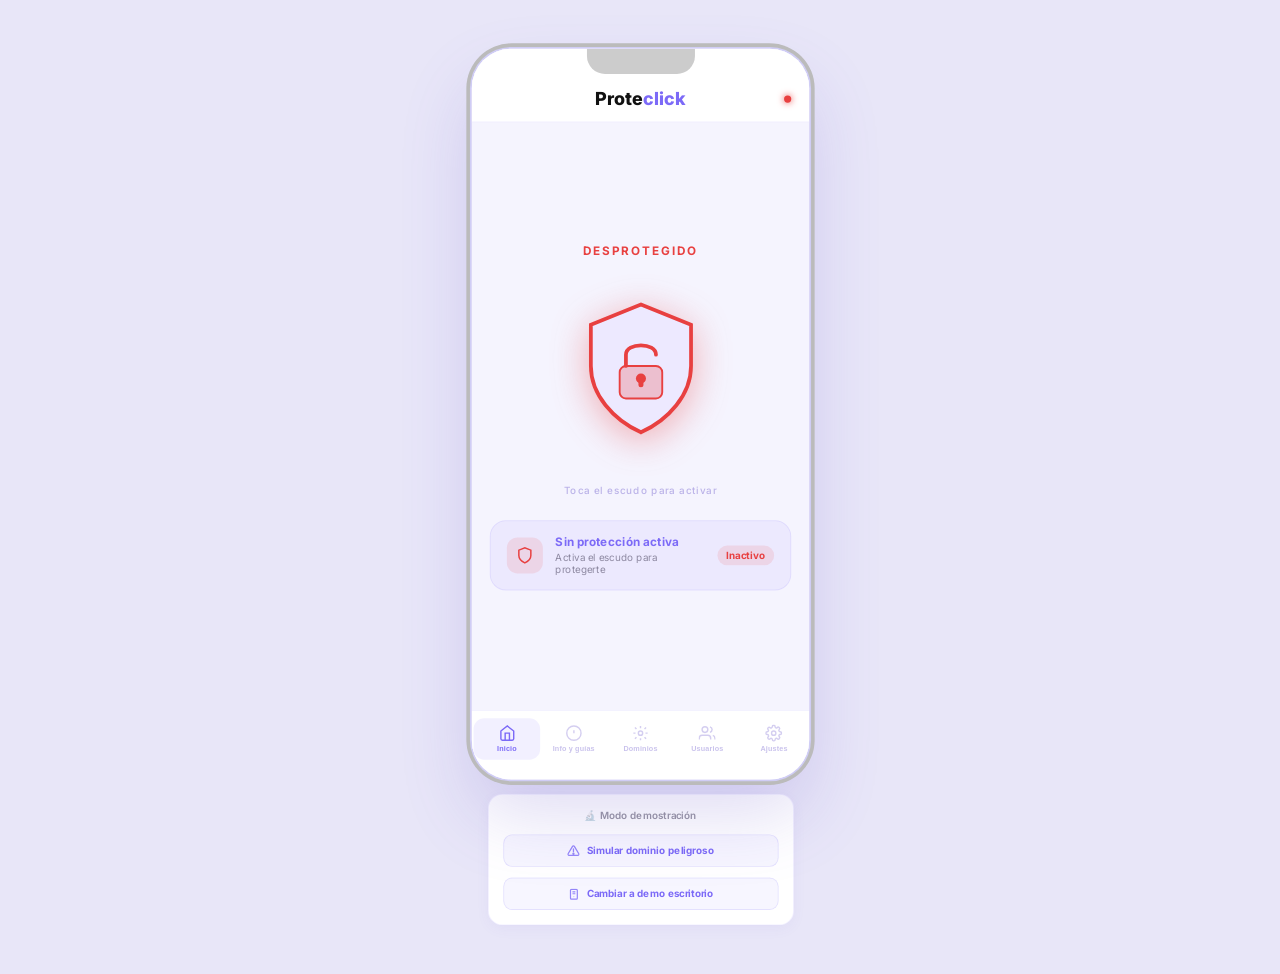
<file: index.html>
<!DOCTYPE html>
<html lang="es">

<head>
    <meta charset="UTF-8">
    <meta name="viewport" content="width=device-width, initial-scale=1.0">
    <title>Proteclick</title>
    <link rel="stylesheet" href="proteclick.css">
</head>

<body>
    <div class="phone-container">
        <div class="phone">
            <div class="notch"></div>

            <div class="screen" id="s-home">
                <div class="hdr">
                    <div class="app-name">Prote<b>click</b></div>
                    <div class="dot"></div>
                </div>
                <div class="main">
                    <div class="slabel" id="slabel">DESPROTEGIDO</div>
                    <div class="shield-wrap" id="sw" onclick="toggleShield()">
                        <div class="ring r1"></div>
                        <div class="ring r2"></div>
                        <div class="ring r3"></div>
                        <div class="flash"></div>
                        <div class="sbtn">
                            <svg class="ssvg" viewBox="0 0 100 115" fill="none">
                                <path class="sbody" id="sbody"
                                    d="M50 6 L90 22 L90 55 C90 78 72 98 50 108 C28 98 10 78 10 55 L10 22 Z" />
                                <g class="sicon open">
                                    <rect x="33" y="55" width="34" height="26" rx="5" fill="rgba(232,64,64,0.25)"
                                        stroke="#e84040" stroke-width="1.5" />
                                    <path d="M38 55 L38 46 C38 36 62 36 62 46" stroke="#e84040" stroke-width="3"
                                        stroke-linecap="round" fill="none" />
                                    <circle cx="50" cy="65" r="4" fill="#e84040" />
                                    <rect x="48" y="65" width="4" height="7" rx="2" fill="#e84040" />
                                </g>
                                <g class="sicon closed">
                                    <rect x="33" y="55" width="34" height="26" rx="5" fill="rgba(33,150,243,0.2)"
                                        stroke="#2196f3" stroke-width="1.5" />
                                    <path d="M38 55 L38 46 C38 36 62 36 62 46 L62 55" stroke="#2196f3" stroke-width="3"
                                        stroke-linecap="round" fill="none" />
                                    <circle cx="50" cy="65" r="4" fill="#2196f3" />
                                    <rect x="48" y="65" width="4" height="7" rx="2" fill="#2196f3" />
                                </g>
                            </svg>
                        </div>
                    </div>
                    <div class="hint">Toca el escudo para activar</div>
                    <div class="icard">
                        <div class="iico">
                            <svg viewBox="0 0 24 24" fill="none" stroke-width="2">
                                <path id="ipath" d="M12 22s8-4 8-10V5l-8-3-8 3v7c0 6 8 10 8 10z" stroke="#e84040" />
                            </svg>
                        </div>
                        <div class="itx">
                            <div class="it" id="ctitle">Sin protección activa</div>
                            <div class="is" id="csub">Activa el escudo para protegerte</div>
                        </div>
                        <div class="ibadge" id="cbadge">Inactivo</div>
                    </div>
                </div>
                <nav class="nav" id="n-home"></nav>
            </div>

            <div class="screen off" id="s-info">
                <div class="hdr">
                    <button class="back-btn" onclick="go('home')">
                        <svg viewBox="0 0 24 24" fill="none" stroke="currentColor" stroke-width="2.5">
                            <path d="M15 18l-6-6 6-6" />
                        </svg>
                    </button>
                    <div class="app-name">Prote<b>click</b></div>
                </div>
                <div class="scroll">
                    <div class="sec"><span>🌱</span>Para empezar</div>

                    <div class="card" onclick="toggleCard(this)">
                        <div class="ch">
                            <div class="ci cr">🔑</div>
                            <div class="ctw">
                                <div class="ct">¿Qué es una contraseña segura?</div>
                                <div class="cs">Protege tus cuentas desde la base</div>
                            </div><span class="bdg bb">Básico</span><svg class="chv" viewBox="0 0 24 24" fill="none"
                                stroke="currentColor" stroke-width="2.5">
                                <path d="M6 9l6 6 6-6" />
                            </svg>
                        </div>
                        <div class="cbody">
                            <div class="div"></div>
                            <p>Una contraseña segura es como la llave de tu casa: cuanto más complicada, más difícil de
                                copiar. Debe tener al menos <strong>8 letras, números y algún símbolo</strong> como ! o
                                @.</p>
                            <div class="tips">
                                <div class="tip"><span class="te">✅</span><span class="tt">Usa una frase que recuerdes:
                                        "MiGato3neLugar!" es mucho mejor que "1234".</span></div>
                                <div class="tip"><span class="te">✅</span><span class="tt">No uses tu nombre, fecha de
                                        nacimiento ni el nombre de tu mascota.</span></div>
                                <div class="tip"><span class="te">✅</span><span class="tt">Cambia tus contraseñas cada
                                        pocos meses, sobre todo en el correo y el banco.</span></div>
                            </div>
                            <div class="warn"><span>⚠️</span>Nunca compartas tu contraseña con nadie, ni aunque diga ser
                                del banco o tu operadora.</div>
                        </div>
                    </div>

                    <div class="card" onclick="toggleCard(this)">
                        <div class="ch">
                            <div class="ci cr">🎣</div>
                            <div class="ctw">
                                <div class="ct">¿Qué es el phishing?</div>
                                <div class="cs">El engaño más común en internet</div>
                            </div><span class="bdg bb">Básico</span><svg class="chv" viewBox="0 0 24 24" fill="none"
                                stroke="currentColor" stroke-width="2.5">
                                <path d="M6 9l6 6 6-6" />
                            </svg>
                        </div>
                        <div class="cbody">
                            <div class="div"></div>
                            <p>El phishing es cuando alguien te manda un mensaje fingiendo ser tu banco, Correos o
                                Hacienda para robarte datos o dinero.</p>
                            <p>Llega por correo, SMS o WhatsApp con urgencia: <em>"Su cuenta será bloqueada en 24
                                    horas"</em>.</p>
                            <div class="tips">
                                <div class="tip"><span class="te">🔍</span><span class="tt">Fíjate en quién te escribe.
                                        "soporte@banco-seguro.xyz" no es tu banco.</span></div>
                                <div class="tip"><span class="te">🛑</span><span class="tt">Nunca pulses enlaces de
                                        mensajes inesperados.</span></div>
                                <div class="tip"><span class="te">📞</span><span class="tt">Si tienes dudas, llama al
                                        banco por el número del reverso de tu tarjeta.</span></div>
                            </div>
                        </div>
                    </div>

                    <div class="card" onclick="toggleCard(this)">
                        <div class="ch">
                            <div class="ci cg">📱</div>
                            <div class="ctw">
                                <div class="ct">Actualiza tu móvil y apps</div>
                                <div class="cs">Una acción simple que te protege mucho</div>
                            </div><span class="bdg bb">Básico</span><svg class="chv" viewBox="0 0 24 24" fill="none"
                                stroke="currentColor" stroke-width="2.5">
                                <path d="M6 9l6 6 6-6" />
                            </svg>
                        </div>
                        <div class="cbody">
                            <div class="div"></div>
                            <p>Las actualizaciones tapan agujeros de seguridad que los delincuentes podrían aprovechar
                                para entrar en tu dispositivo.</p>
                            <div class="tips">
                                <div class="tip"><span class="te">🔄</span><span class="tt">Activa las actualizaciones
                                        automáticas en los ajustes de tu móvil.</span></div>
                                <div class="tip"><span class="te">🛒</span><span class="tt">Descarga apps solo desde App
                                        Store o Google Play.</span></div>
                                <div class="tip"><span class="te">🗑️</span><span class="tt">Borra las apps que ya no
                                        uses. Menos apps = menos riesgo.</span></div>
                            </div>
                        </div>
                    </div>

                    <div class="sec"><span>📘</span>Nivel medio</div>

                    <div class="card" onclick="toggleCard(this)">
                        <div class="ch">
                            <div class="ci cp">🔐</div>
                            <div class="ctw">
                                <div class="ct">Doble verificación (2FA)</div>
                                <div class="cs">Una capa extra de protección</div>
                            </div><span class="bdg bm">Medio</span><svg class="chv" viewBox="0 0 24 24" fill="none"
                                stroke="currentColor" stroke-width="2.5">
                                <path d="M6 9l6 6 6-6" />
                            </svg>
                        </div>
                        <div class="cbody">
                            <div class="div"></div>
                            <p>El 2FA añade una segunda comprobación al iniciar sesión: además de la contraseña, recibes
                                un código por SMS o app que solo tú tienes.</p>
                            <div class="tips">
                                <div class="tip"><span class="te">📲</span><span class="tt">Actívalo en tu correo, redes
                                        y banco. Está en "Seguridad" dentro de los ajustes.</span></div>
                                <div class="tip"><span class="te">🚫</span><span class="tt">Nunca compartas ese código,
                                        ni aunque digan ser soporte técnico.</span></div>
                            </div>
                        </div>
                    </div>

                    <div class="card" onclick="toggleCard(this)">
                        <div class="ch">
                            <div class="ci cb">🌐</div>
                            <div class="ctw">
                                <div class="ct">Cómo reconocer webs falsas</div>
                                <div class="cs">No todas las páginas son lo que parecen</div>
                            </div><span class="bdg bm">Medio</span><svg class="chv" viewBox="0 0 24 24" fill="none"
                                stroke="currentColor" stroke-width="2.5">
                                <path d="M6 9l6 6 6-6" />
                            </svg>
                        </div>
                        <div class="cbody">
                            <div class="div"></div>
                            <p>Los delincuentes crean páginas casi idénticas a las reales para robarte datos.</p>
                            <div class="tips">
                                <div class="tip"><span class="te">🔒</span><span class="tt">Comprueba que la dirección
                                        empiece por <strong>https://</strong> y haya un candado.</span></div>
                                <div class="tip"><span class="te">👀</span><span class="tt">"bancosantander-seguro.com"
                                        no es el banco. El dominio real es corto y conocido.</span></div>
                            </div>
                            <div class="warn"><span>⚠️</span>El candado solo garantiza conexión cifrada, no que la web
                                sea legítima.</div>
                        </div>
                    </div>

                    <div class="card" onclick="toggleCard(this)">
                        <div class="ch">
                            <div class="ci co">📡</div>
                            <div class="ctw">
                                <div class="ct">Redes WiFi públicas</div>
                                <div class="cs">El peligro del WiFi gratuito</div>
                            </div><span class="bdg bm">Medio</span><svg class="chv" viewBox="0 0 24 24" fill="none"
                                stroke="currentColor" stroke-width="2.5">
                                <path d="M6 9l6 6 6-6" />
                            </svg>
                        </div>
                        <div class="cbody">
                            <div class="div"></div>
                            <p>Las redes abiertas de cafeterías o aeropuertos son cómodas, pero cualquiera podría
                                interceptar lo que envías.</p>
                            <div class="tips">
                                <div class="tip"><span class="te">🏦</span><span class="tt">Nunca accedas al banco desde
                                        un WiFi público sin protección.</span></div>
                                <div class="tip"><span class="te">🛡️</span><span class="tt">Una VPN cifra tu conexión.
                                        Proteclick te ayuda con esto.</span></div>
                            </div>
                        </div>
                    </div>

                    <div class="card" onclick="toggleCard(this)">
                        <div class="ch">
                            <div class="ci cp">🗝️</div>
                            <div class="ctw">
                                <div class="ct">Gestores de contraseñas</div>
                                <div class="cs">Una sola clave para recordarlas todas</div>
                            </div><span class="bdg bm">Medio</span><svg class="chv" viewBox="0 0 24 24" fill="none"
                                stroke="currentColor" stroke-width="2.5">
                                <path d="M6 9l6 6 6-6" />
                            </svg>
                        </div>
                        <div class="cbody">
                            <div class="div"></div>
                            <p>Un gestor guarda todas tus claves cifradas. Solo necesitas recordar una contraseña
                                maestra para acceder a todas las demás.</p>
                            <div class="tips">
                                <div class="tip"><span class="te">📦</span><span class="tt">Opciones fiables:
                                        <strong>Bitwarden</strong> (gratuito) o <strong>1Password</strong>.</span></div>
                                <div class="tip"><span class="te">🚫</span><span class="tt">Evita guardar contraseñas en
                                        notas de papel o documentos sin proteger.</span></div>
                            </div>
                        </div>
                    </div>
                </div>
                <nav class="nav" id="n-info"></nav>
            </div>

            <div class="screen off" id="s-dominios">
                <div class="hdr">
                    <button class="back-btn" onclick="go('home')">
                        <svg viewBox="0 0 24 24" fill="none" stroke="currentColor" stroke-width="2.5">
                            <path d="M15 18l-6-6 6-6" />
                        </svg>
                    </button>
                    <div class="app-name">Prote<b>click</b></div>
                </div>
                <div class="toolbar">
                    <div class="search-wrap">
                        <svg viewBox="0 0 24 24" fill="none" stroke="currentColor" stroke-width="2">
                            <circle cx="11" cy="11" r="8" />
                            <path d="M21 21l-4.35-4.35" />
                        </svg>
                        <input class="search-input" id="searchInput" type="text" placeholder="Buscar dominio exacto…"
                            oninput="renderList()">
                    </div>
                    <div class="sort-row">
                        <span class="sort-label">Ordenar:</span>
                        <button class="sort-btn active" id="btnAZ" onclick="setSort('az')">
                            <svg viewBox="0 0 24 24" fill="none" stroke="currentColor" stroke-width="2.5">
                                <path d="M4 6h16M4 12h10M4 18h6" />
                            </svg>A → Z
                        </button>
                        <button class="sort-btn" id="btnZA" onclick="setSort('za')">
                            <svg viewBox="0 0 24 24" fill="none" stroke="currentColor" stroke-width="2.5">
                                <path d="M4 6h6M4 12h10M4 18h16" />
                            </svg>Z → A
                        </button>
                    </div>
                </div>
                <div class="count-bar" id="countBar"></div>
                <div class="list" id="listEl">
                    <div class="empty" id="emptyState">
                        <div class="empty-ico">🔍</div>
                        <div class="empty-txt">Sin resultados</div>
                        <div class="empty-sub">No hay dominios que coincidan con tu búsqueda.</div>
                    </div>
                </div>
                <nav class="nav" id="n-dominios"></nav>
            </div>

            <div class="screen off" id="s-usuarios">

                <div class="pscreen" id="ps-nogroup">
                    <div class="hdr">
                        <button class="back-btn" onclick="go('home')">
                            <svg viewBox="0 0 24 24" fill="none" stroke="currentColor" stroke-width="2.5">
                                <path d="M15 18l-6-6 6-6" />
                            </svg>
                        </button>
                        <div class="app-name">Prote<b>click</b></div>
                    </div>
                    <div class="scroll">
                        <div class="hero">
                            <div class="hero-icon">👨‍👩‍👧‍👦</div>
                            <h2>Protección en familia</h2>
                            <p>Crea un grupo familiar para supervisar y recibir alertas cuando alguien de tu familia
                                navegue por sitios peligrosos.</p>
                        </div>
                        <div class="sec"><span>👥</span> Tu grupo</div>
                        <div class="acard" onclick="openSheet('create')">
                            <div class="acard-top">
                                <div class="acard-icon icon-create">➕</div>
                                <div class="acard-text">
                                    <div class="acard-title">Crear grupo familiar</div>
                                    <div class="acard-sub">Elige tu rol y genera un código para invitar a tu familia.
                                    </div>
                                </div>
                                <div class="acard-arrow"><svg viewBox="0 0 24 24" fill="none" stroke="currentColor"
                                        stroke-width="2.5">
                                        <path d="M9 18l6-6-6-6" />
                                    </svg></div>
                            </div>
                        </div>
                        <div class="acard" onclick="openSheet('join')">
                            <div class="acard-top">
                                <div class="acard-icon icon-join">🔗</div>
                                <div class="acard-text">
                                    <div class="acard-title">Unirse a un grupo</div>
                                    <div class="acard-sub">Introduce el código que te ha enviado un familiar.</div>
                                </div>
                                <div class="acard-arrow"><svg viewBox="0 0 24 24" fill="none" stroke="currentColor"
                                        stroke-width="2.5">
                                        <path d="M9 18l6-6-6-6" />
                                    </svg></div>
                            </div>
                        </div>
                        <div class="sec"><span>ℹ️</span> ¿Qué son los roles?</div>
                        <div class="role-grid">
                            <div class="role-card"
                                style="border-color:rgba(124,106,247,0.25);background:rgba(124,106,247,0.05)">
                                <div class="role-emoji">👁️</div>
                                <div class="role-name">Supervisor</div>
                                <div class="role-desc">Ves el historial del monitorizado y recibes sus alarmas.</div>
                                <span class="role-tag tag-sup">Protector</span>
                            </div>
                            <div class="role-card"
                                style="border-color:rgba(33,150,243,0.25);background:rgba(33,150,243,0.05)">
                                <div class="role-emoji">🛡️</div>
                                <div class="role-name">Monitorizado</div>
                                <div class="role-desc">Ves tu historial y recibes alarmas si hay una brecha.</div>
                                <span class="role-tag tag-mon">Protegido</span>
                            </div>
                        </div>
                    </div>
                    <nav class="nav" id="n-usuarios"></nav>
                </div>

                <div class="pscreen off" id="ps-supervisor">
                    <div class="hdr">
                        <button class="back-btn" onclick="goPS('nogroup')">
                            <svg viewBox="0 0 24 24" fill="none" stroke="currentColor" stroke-width="2.5">
                                <path d="M15 18l-6-6 6-6" />
                            </svg>
                        </button>
                        <div class="app-name">Prote<b>click</b></div>
                    </div>
                    <div class="scroll">
                        <div class="group-banner">
                            <div class="group-badge">👨‍👩‍👧‍👦</div>
                            <div class="group-info">
                                <h3>Familia García</h3>
                                <p>3 miembros · Activo</p>
                            </div>
                            <div class="group-code">
                                <div class="gc-label">CÓDIGO</div>
                                <div class="gc-val">X7K2</div>
                            </div>
                        </div>
                        <div class="sec"><span>👥</span> Miembros</div>
                        <div class="mcard">
                            <div class="avatar av-sup">MG</div>
                            <div class="minfo">
                                <div class="mname">María García</div>
                                <div class="mrole">Tú · Supervisor</div>
                            </div><span class="mbadge mb-you">Tú</span>
                        </div>
                        <div class="mcard">
                            <div class="avatar av-mon">JG</div>
                            <div class="minfo">
                                <div class="mname">José García</div>
                                <div class="mrole">Monitorizado · Activo hace 2h</div>
                            </div><span class="mbadge mb-mon">Monit.</span>
                        </div>
                        <div class="mcard">
                            <div class="avatar av-mon">CG</div>
                            <div class="minfo">
                                <div class="mname">Carmen García</div>
                                <div class="mrole">Monitorizado · Activo ayer</div>
                            </div><span class="mbadge mb-mon">Monit.</span>
                        </div>
                        <div class="sec"><span>🔔</span> Alarmas recientes</div>
                        <div class="alarm">
                            <div class="alarm-ico">🚨</div>
                            <div class="alarm-text">
                                <div class="at">Sitio de phishing detectado</div>
                                <div class="as">José García intentó acceder a <strong>bancosantander-ayuda.net</strong>,
                                    un dominio no verificado.</div>
                                <div class="alarm-time">Hoy · 11:42</div>
                            </div>
                        </div>
                        <div class="alarm">
                            <div class="alarm-ico">⚠️</div>
                            <div class="alarm-text">
                                <div class="at">Enlace sospechoso en email</div>
                                <div class="as">Carmen García recibió un enlace de <strong>correos-paquete.info</strong>
                                    bloqueado automáticamente.</div>
                                <div class="alarm-time">Ayer · 17:05</div>
                            </div>
                        </div>
                        <div class="sec"><span>📋</span> <span id="hist-title">Historial de José</span></div>
                        <div class="msel-row">
                            <div class="msel-av" id="msel-av">JG</div>
                            <div class="msel-meta">
                                <div class="msel-name" id="msel-name">José García</div>
                                <div class="msel-status" id="msel-status">Activo hace 2h</div>
                            </div>
                            <div class="msel-wrap">
                                <select id="member-select" onchange="onMemberChange(this)">
                                    <option value="jose">José García</option>
                                    <option value="carmen">Carmen García</option>
                                </select>
                            </div>
                        </div>
                        <div id="hist-list"></div>
                    </div>
                    <nav class="nav">
                        <button class="nb" onclick="go('home')"><svg viewBox="0 0 24 24" fill="none"
                                stroke="currentColor" stroke-width="2">
                                <path d="M3 9l9-7 9 7v11a2 2 0 0 1-2 2H5a2 2 0 0 1-2-2z" />
                                <polyline points="9 22 9 12 15 12 15 22" />
                            </svg><span>Inicio</span></button>
                        <button class="nb" onclick="go('info')"><svg viewBox="0 0 24 24" fill="none"
                                stroke="currentColor" stroke-width="2">
                                <circle cx="12" cy="12" r="10" />
                                <line x1="12" y1="8" x2="12" y2="12" />
                                <line x1="12" y1="16" x2="12.01" y2="16" />
                            </svg><span>Info y guías</span></button>
                        <button class="nb" onclick="go('dominios')"><svg viewBox="0 0 24 24" fill="none"
                                stroke="currentColor" stroke-width="2">
                                <circle cx="12" cy="12" r="3" />
                                <path
                                    d="M12 2v3M12 19v3M4.22 4.22l2.12 2.12M17.66 17.66l2.12 2.12M2 12h3M19 12h3M4.22 19.78l2.12-2.12M17.66 6.34l2.12-2.12" />
                            </svg><span>Dominios</span></button>
                        <button class="nb on"><svg viewBox="0 0 24 24" fill="none" stroke="currentColor"
                                stroke-width="2">
                                <path d="M17 21v-2a4 4 0 0 0-4-4H5a4 4 0 0 0-4 4v2" />
                                <circle cx="9" cy="7" r="4" />
                                <path d="M23 21v-2a4 4 0 0 0-3-3.87" />
                                <path d="M16 3.13a4 4 0 0 1 0 7.75" />
                            </svg><span>Usuarios</span></button>
                        <button class="nb" onclick="go('ajustes')"><svg viewBox="0 0 24 24" fill="none"
                                stroke="currentColor" stroke-width="2">
                                <circle cx="12" cy="12" r="3" />
                                <path
                                    d="M19.4 15a1.65 1.65 0 0 0 .33 1.82l.06.06a2 2 0 0 1-2.83 2.83l-.06-.06a1.65 1.65 0 0 0-1.82-.33 1.65 1.65 0 0 0-1 1.51V21a2 2 0 0 1-4 0v-.09A1.65 1.65 0 0 0 9 19.4a1.65 1.65 0 0 0-1.82.33l-.06.06a2 2 0 0 1-2.83-2.83l.06-.06A1.65 1.65 0 0 0 4.68 15a1.65 1.65 0 0 0-1.51-1H3a2 2 0 0 1 0-4h.09A1.65 1.65 0 0 0 4.6 9a1.65 1.65 0 0 0-.33-1.82l-.06-.06a2 2 0 0 1 2.83-2.83l.06.06A1.65 1.65 0 0 0 9 4.68a1.65 1.65 0 0 0 1-1.51V3a2 2 0 0 1 4 0v.09a1.65 1.65 0 0 0 1 1.51 1.65 1.65 0 0 0 1.82-.33l.06-.06a2 2 0 0 1 2.83 2.83l-.06.06A1.65 1.65 0 0 0 19.4 9a1.65 1.65 0 0 0 1.51 1H21a2 2 0 0 1 0 4h-.09a1.65 1.65 0 0 0-1.51 1z" />
                            </svg><span>Ajustes</span></button>
                    </nav>
                </div>

                <div class="pscreen off" id="ps-monitorizado">
                    <div class="hdr">
                        <button class="back-btn" onclick="goPS('nogroup')">
                            <svg viewBox="0 0 24 24" fill="none" stroke="currentColor" stroke-width="2.5">
                                <path d="M15 18l-6-6 6-6" />
                            </svg>
                        </button>
                        <div class="app-name">Prote<b>click</b></div>
                    </div>
                    <div class="scroll">
                        <div class="group-banner">
                            <div class="group-badge">👨‍👩‍👧‍👦</div>
                            <div class="group-info">
                                <h3>Familia García</h3>
                                <p>Estás protegido · Activo</p>
                            </div>
                        </div>
                        <div class="sec"><span>👤</span> Tu perfil</div>
                        <div class="mcard">
                            <div class="avatar av-mon">JG</div>
                            <div class="minfo">
                                <div class="mname">José García</div>
                                <div class="mrole">Monitorizado · Supervisado por María</div>
                            </div><span class="mbadge mb-you">Tú</span>
                        </div>
                        <div class="sec"><span>🔔</span> Tus alarmas</div>
                        <div class="alarm">
                            <div class="alarm-ico">🚨</div>
                            <div class="alarm-text">
                                <div class="at">Acceso bloqueado</div>
                                <div class="as">Proteclick bloqueó <strong>bancosantander-ayuda.net</strong>. Este sitio
                                    suplanta a tu banco. Tu supervisora ha sido notificada.</div>
                                <div class="alarm-time">Hoy · 11:42</div>
                            </div>
                        </div>
                        <div class="sec"><span>📋</span> Mi historial</div>
                        <div class="hitem">
                            <div class="hico hico-warn">🛑</div>
                            <div class="hinfo">
                                <div class="hsite">bancosantander-ayuda.net</div>
                                <div class="htime">Hoy · 11:42 · Bloqueado automáticamente</div>
                            </div><span class="hstatus hs-warn">Alerta</span>
                        </div>
                        <div class="hitem">
                            <div class="hico hico-ok">✅</div>
                            <div class="hinfo">
                                <div class="hsite">bancosantander.es</div>
                                <div class="htime">Hoy · 10:15</div>
                            </div><span class="hstatus hs-ok">Seguro</span>
                        </div>
                        <div class="hitem">
                            <div class="hico hico-ok">✅</div>
                            <div class="hinfo">
                                <div class="hsite">correos.es</div>
                                <div class="htime">Ayer · 09:30</div>
                            </div><span class="hstatus hs-ok">Seguro</span>
                        </div>
                        <div class="hitem">
                            <div class="hico hico-ok">✅</div>
                            <div class="hinfo">
                                <div class="hsite">seg-social.es</div>
                                <div class="htime">Lunes · 12:00</div>
                            </div><span class="hstatus hs-ok">Seguro</span>
                        </div>
                        <div class="hitem">
                            <div class="hico hico-ok">✅</div>
                            <div class="hinfo">
                                <div class="hsite">renfe.com</div>
                                <div class="htime">Domingo · 15:22</div>
                            </div><span class="hstatus hs-ok">Seguro</span>
                        </div>
                    </div>
                    <nav class="nav">
                        <button class="nb" onclick="go('home')"><svg viewBox="0 0 24 24" fill="none"
                                stroke="currentColor" stroke-width="2">
                                <path d="M3 9l9-7 9 7v11a2 2 0 0 1-2 2H5a2 2 0 0 1-2-2z" />
                                <polyline points="9 22 9 12 15 12 15 22" />
                            </svg><span>Inicio</span></button>
                        <button class="nb" onclick="go('info')"><svg viewBox="0 0 24 24" fill="none"
                                stroke="currentColor" stroke-width="2">
                                <circle cx="12" cy="12" r="10" />
                                <line x1="12" y1="8" x2="12" y2="12" />
                                <line x1="12" y1="16" x2="12.01" y2="16" />
                            </svg><span>Info y guías</span></button>
                        <button class="nb" onclick="go('dominios')"><svg viewBox="0 0 24 24" fill="none"
                                stroke="currentColor" stroke-width="2">
                                <circle cx="12" cy="12" r="3" />
                                <path
                                    d="M12 2v3M12 19v3M4.22 4.22l2.12 2.12M17.66 17.66l2.12 2.12M2 12h3M19 12h3M4.22 19.78l2.12-2.12M17.66 6.34l2.12-2.12" />
                            </svg><span>Dominios</span></button>
                        <button class="nb on"><svg viewBox="0 0 24 24" fill="none" stroke="currentColor"
                                stroke-width="2">
                                <path d="M17 21v-2a4 4 0 0 0-4-4H5a4 4 0 0 0-4 4v2" />
                                <circle cx="9" cy="7" r="4" />
                                <path d="M23 21v-2a4 4 0 0 0-3-3.87" />
                                <path d="M16 3.13a4 4 0 0 1 0 7.75" />
                            </svg><span>Usuarios</span></button>
                        <button class="nb" onclick="go('ajustes')"><svg viewBox="0 0 24 24" fill="none"
                                stroke="currentColor" stroke-width="2">
                                <circle cx="12" cy="12" r="3" />
                                <path
                                    d="M19.4 15a1.65 1.65 0 0 0 .33 1.82l.06.06a2 2 0 0 1-2.83 2.83l-.06-.06a1.65 1.65 0 0 0-1.82-.33 1.65 1.65 0 0 0-1 1.51V21a2 2 0 0 1-4 0v-.09A1.65 1.65 0 0 0 9 19.4a1.65 1.65 0 0 0-1.82.33l-.06.06a2 2 0 0 1-2.83-2.83l.06-.06A1.65 1.65 0 0 0 4.68 15a1.65 1.65 0 0 0-1.51-1H3a2 2 0 0 1 0-4h.09A1.65 1.65 0 0 0 4.6 9a1.65 1.65 0 0 0-.33-1.82l-.06-.06a2 2 0 0 1 2.83-2.83l.06.06A1.65 1.65 0 0 0 9 4.68a1.65 1.65 0 0 0 1-1.51V3a2 2 0 0 1 4 0v.09a1.65 1.65 0 0 0 1 1.51 1.65 1.65 0 0 0 1.82-.33l.06-.06a2 2 0 0 1 2.83 2.83l-.06.06A1.65 1.65 0 0 0 19.4 9a1.65 1.65 0 0 0 1.51 1H21a2 2 0 0 1 0 4h-.09a1.65 1.65 0 0 0-1.51 1z" />
                            </svg><span>Ajustes</span></button>
                    </nav>
                </div>

                <div class="overlay" id="ov-create" onclick="closeOverlay(event,'ov-create')">
                    <div class="sheet" onclick="event.stopPropagation()">
                        <div class="sheet-handle"></div>
                        <div class="sheet-title">Crear grupo familiar</div>
                        <div class="sheet-sub">Elige tu rol dentro del grupo</div>
                        <div class="role-grid">
                            <div class="role-card" id="rc-sup" onclick="selectRole('sup')">
                                <div class="role-emoji">👁️</div>
                                <div class="role-name">Supervisor</div>
                                <div class="role-desc">Ves el historial del monitorizado y recibes sus alarmas.</div>
                                <span class="role-tag tag-sup">Protector</span>
                            </div>
                            <div class="role-card" id="rc-mon" onclick="selectRole('mon')">
                                <div class="role-emoji">🛡️</div>
                                <div class="role-name">Monitorizado</div>
                                <div class="role-desc">Ves tu historial y recibes alertas ante posibles brechas.</div>
                                <span class="role-tag tag-mon">Protegido</span>
                            </div>
                        </div>
                        <div class="field">
                            <label>NOMBRE DEL GRUPO</label>
                            <input class="finput" type="text" placeholder="Ej: Familia García" id="groupName">
                        </div>
                        <div class="caps" id="caps-list" style="display:none">
                            <div id="cap-items"></div>
                        </div>
                        <button class="btn btn-purple" id="btnCreate" onclick="createGroup()" disabled
                            style="opacity:0.4">Crear grupo</button>
                        <button class="btn btn-outline" onclick="closeOv('ov-create')">Cancelar</button>
                    </div>
                </div>

                <div class="overlay" id="ov-join" onclick="closeOverlay(event,'ov-join')">
                    <div class="sheet" onclick="event.stopPropagation()">
                        <div class="sheet-handle"></div>
                        <div class="sheet-title">Unirse a un grupo</div>
                        <div class="sheet-sub">Introduce el código de 4 caracteres que te envió tu familiar</div>
                        <div class="field">
                            <label>CÓDIGO DE GRUPO</label>
                            <input class="finput" type="text" placeholder="Ej: X7K2" maxlength="4" id="joinCode"
                                style="font-size:22px;font-weight:800;letter-spacing:6px;text-align:center;text-transform:uppercase"
                                oninput="this.value=this.value.toUpperCase();checkJoin()">
                        </div>
                        <button class="btn btn-blue" id="btnJoin" onclick="joinGroup()" disabled
                            style="opacity:0.4">Unirse al grupo</button>
                        <button class="btn btn-outline" onclick="closeOv('ov-join')">Cancelar</button>
                    </div>
                </div>

            </div>
            <div class="screen off" id="s-ajustes">
                <div class="hdr">
                    <button class="back-btn" onclick="go('home')">
                        <svg viewBox="0 0 24 24" fill="none" stroke="currentColor" stroke-width="2.5">
                            <path d="M15 18l-6-6 6-6" />
                        </svg>
                    </button>
                    <div class="app-name">Prote<b>click</b></div>
                </div>
                <div class="scroll">

                    <div class="sec-hdr">👤 Cuenta</div>
                    <div class="sgroup">
                        <div class="srow tap" onclick="alert('Cambiar nombre')">
                            <div class="srow-ico ico-blue">✏️</div>
                            <div class="srow-text">
                                <div class="srow-label">Cambiar nombre</div>
                                <div class="srow-sub">Actualiza tu nombre visible</div>
                            </div>
                            <div class="chev"><svg viewBox="0 0 24 24" fill="none" stroke="currentColor"
                                    stroke-width="2.5">
                                    <path d="M9 18l6-6-6-6" />
                                </svg></div>
                        </div>
                        <div class="srow tap" onclick="alert('Cambiar contraseña')">
                            <div class="srow-ico ico-red">🔑</div>
                            <div class="srow-text">
                                <div class="srow-label">Cambiar contraseña</div>
                                <div class="srow-sub">Modifica tu clave de acceso</div>
                            </div>
                            <div class="chev"><svg viewBox="0 0 24 24" fill="none" stroke="currentColor"
                                    stroke-width="2.5">
                                    <path d="M9 18l6-6-6-6" />
                                </svg></div>
                        </div>
                        <div class="srow tap" onclick="alert('Cambiar foto de perfil')">
                            <div class="srow-ico ico-green">📸</div>
                            <div class="srow-text">
                                <div class="srow-label">Cambiar foto de perfil</div>
                                <div class="srow-sub">Sube una nueva imagen</div>
                            </div>
                            <div class="chev"><svg viewBox="0 0 24 24" fill="none" stroke="currentColor"
                                    stroke-width="2.5">
                                    <path d="M9 18l6-6-6-6" />
                                </svg></div>
                        </div>
                    </div>

                    <div class="sec-hdr">🛡️ Protección</div>
                    <div class="sgroup">
                        <div class="srow">
                            <div class="srow-ico ico-purple">🔒</div>
                            <div class="srow-text">
                                <div class="srow-label">Protección al arrancar</div>
                                <div class="srow-sub">Activa el escudo automáticamente al abrir la app</div>
                            </div>
                            <label class="toggle"><input type="checkbox" id="tog-arranque"><span
                                    class="tslider"></span></label>
                        </div>
                        <div class="srow">
                            <div class="srow-ico ico-red">🚫</div>
                            <div class="srow-text">
                                <div class="srow-label">Bloqueo automático</div>
                                <div class="srow-sub">Bloquea dominios sospechosos sin confirmación</div>
                            </div>
                            <label class="toggle"><input type="checkbox" id="tog-bloqueo"><span
                                    class="tslider"></span></label>
                        </div>
                        <div class="srow" style="flex-direction:column;align-items:flex-start;">
                            <div style="display:flex;align-items:center;gap:13px;width:100%">
                                <div class="srow-ico ico-orange">📡</div>
                                <div class="srow-text">
                                    <div class="srow-label">Sensibilidad de detección</div>
                                    <div class="srow-sub">Mayor sensibilidad puede generar más avisos</div>
                                </div>
                            </div>
                            <div class="seg" id="seg-sensibilidad" style="width:100%;margin-top:10px">
                                <button class="seg-btn" onclick="setSeg('seg-sensibilidad',this)">Básica</button>
                                <button class="seg-btn active" onclick="setSeg('seg-sensibilidad',this)">Media</button>
                                <button class="seg-btn" onclick="setSeg('seg-sensibilidad',this)"> Alta</button>
                            </div>
                        </div>
                    </div>

                    <div class="sec-hdr">🔔 Notificaciones</div>
                    <div class="sgroup">
                        <div class="srow">
                            <div class="srow-ico ico-red">🚨</div>
                            <div class="srow-text">
                                <div class="srow-label">Alertas de phishing</div>
                                <div class="srow-sub">Notificación instantánea al detectar un ataque</div>
                            </div>
                            <label class="toggle"><input type="checkbox" id="tog-phishing" checked><span
                                    class="tslider"></span></label>
                        </div>
                        <div class="srow">
                            <div class="srow-ico ico-purple">👨‍👩‍👧‍👦</div>
                            <div class="srow-text">
                                <div class="srow-label">Actividad familiar</div>
                                <div class="srow-sub">Avisos cuando un miembro del grupo navega</div>
                            </div>
                            <label class="toggle"><input type="checkbox" id="tog-familia"><span
                                    class="tslider"></span></label>
                        </div>
                        <div class="srow">
                            <div class="srow-ico ico-orange">🔊</div>
                            <div class="srow-text">
                                <div class="srow-label">Alerta sonora</div>
                                <div class="srow-sub">Reproducir sonido al recibir una alerta</div>
                            </div>
                            <label class="toggle"><input type="checkbox" id="tog-sonido" checked><span
                                    class="tslider"></span></label>
                        </div>
                        <div class="srow">
                            <div class="srow-ico ico-grey">📳</div>
                            <div class="srow-text">
                                <div class="srow-label">Vibración en alarmas</div>
                                <div class="srow-sub">Vibrar al recibir una alerta de seguridad</div>
                            </div>
                            <label class="toggle"><input type="checkbox" id="tog-vibracion" checked><span
                                    class="tslider"></span></label>
                        </div>
                    </div>

                    <div class="sec-hdr">🔐 Privacidad</div>
                    <div class="sgroup">
                        <div class="srow">
                            <div class="srow-ico ico-blue">📋</div>
                            <div class="srow-text">
                                <div class="srow-label">Guardar historial</div>
                                <div class="srow-sub">Almacena localmente tus páginas visitadas</div>
                            </div>
                            <label class="toggle"><input type="checkbox" id="tog-historial" checked><span
                                    class="tslider"></span></label>
                        </div>
                        <div class="srow">
                            <div class="srow-ico ico-green">📊</div>
                            <div class="srow-text">
                                <div class="srow-label">Estadísticas anónimas</div>
                                <div class="srow-sub">Ayuda a mejorar la detección de amenazas</div>
                            </div>
                            <label class="toggle"><input type="checkbox" id="tog-estadisticas"><span
                                    class="tslider"></span></label>
                        </div>
                        <div class="srow tap" onclick="alert('Historial borrado')">
                            <div class="srow-ico ico-red">🗑️</div>
                            <div class="srow-text">
                                <div class="srow-label">Borrar historial local</div>
                                <div class="srow-sub">Elimina todos los registros guardados</div>
                            </div>
                            <div class="chev"><svg viewBox="0 0 24 24" fill="none" stroke="currentColor"
                                    stroke-width="2.5">
                                    <path d="M9 18l6-6-6-6" />
                                </svg></div>
                        </div>
                    </div>

                    <div class="sec-hdr">🌐 Idioma</div>
                    <div class="sgroup">
                        <div class="srow">
                            <div class="srow-ico ico-purple">🌐</div>
                            <div class="srow-text">
                                <div class="srow-label">Idioma de la app</div>
                                <div class="srow-sub" id="lang-sub">Castellano</div>
                            </div>
                            <div class="lang-sel-wrap">
                                <select id="lang-select" onchange="onLangChange(this)">
                                    <option value="es">Castellano</option>
                                    <option value="eu">Euskera</option>
                                    <option value="ca">Català</option>
                                    <option value="gl">Galego</option>
                                    <option value="en">English</option>
                                </select>
                            </div>
                        </div>
                    </div>

                    <div class="sec-hdr">ℹ️ Acerca de</div>
                    <div class="sgroup">
                        <div class="srow">
                            <div class="srow-ico ico-purple">📱</div>
                            <div class="srow-text">
                                <div class="srow-label">Versión de la app</div>
                            </div>
                            <span class="meta-val">1.0.0</span>
                        </div>
                        <div class="srow tap">
                            <div class="srow-ico ico-grey">📄</div>
                            <div class="srow-text">
                                <div class="srow-label">Términos de uso</div>
                            </div>
                            <div class="chev"><svg viewBox="0 0 24 24" fill="none" stroke="currentColor"
                                    stroke-width="2.5">
                                    <path d="M9 18l6-6-6-6" />
                                </svg></div>
                        </div>
                        <div class="srow tap">
                            <div class="srow-ico ico-grey">🔏</div>
                            <div class="srow-text">
                                <div class="srow-label">Política de privacidad</div>
                            </div>
                            <div class="chev"><svg viewBox="0 0 24 24" fill="none" stroke="currentColor"
                                    stroke-width="2.5">
                                    <path d="M9 18l6-6-6-6" />
                                </svg></div>
                        </div>
                    </div>

                    <button class="btn-danger" onclick="alert('Sesión cerrada')">Cerrar sesión</button>

                </div>
                <nav class="nav" id="n-ajustes"></nav>
            </div>
            <div class="warn-overlay" id="warnOverlay">
                <div class="warn-modal">
                    <div class="warn-icon-wrap">
                        <div class="warn-pulse"></div>
                        <svg class="warn-icon" viewBox="0 0 24 24" fill="none" stroke="#e84040" stroke-width="2">
                            <path
                                d="M10.29 3.86L1.82 18a2 2 0 0 0 1.71 3h16.94a2 2 0 0 0 1.71-3L13.71 3.86a2 2 0 0 0-3.42 0z" />
                            <line x1="12" y1="9" x2="12" y2="13" />
                            <circle cx="12" cy="15.5" r="1.2" fill="#e84040" stroke="none" />
                        </svg>
                    </div>
                    <div class="warn-tag">⚠️ ADVERTENCIA</div>
                    <h2 class="warn-title">Dominio no seguro detectado</h2>
                    <p class="warn-maybe">Quizás buscabas entrar a la página web de</p>
                    <div class="warn-entity" id="warnEntity">—</div>
                    <div class="warn-domain-box">
                        <span class="warn-domain-lbl">Dominio oficial protegido</span>
                        <span class="warn-domain-val" id="warnDomain">—</span>
                    </div>
                    <div class="warn-actions">
                        <button class="warn-btn-block" onclick="blockThreat()">
                            <svg viewBox="0 0 24 24" fill="none" stroke="currentColor" stroke-width="2.5" width="16"
                                height="16">
                                <circle cx="12" cy="12" r="10" />
                                <line x1="4.93" y1="4.93" x2="19.07" y2="19.07" />
                            </svg>
                            Bloquear amenaza
                        </button>
                        <button class="warn-btn-skip" onclick="skipWarning()">
                            <svg viewBox="0 0 24 24" fill="none" stroke="currentColor" stroke-width="2.5" width="16"
                                height="16">
                                <path d="M9 18l6-6-6-6" />
                            </svg>
                            Omitir advertencia
                        </button>
                    </div>
                </div>
            </div>
        </div>
        <div class="sim-panel-mini">
            <div class="sim-label-mini">🔬 Modo demostración</div>
            <button class="sim-btn-mini" onclick="simularAdvertencia()">
                <svg viewBox="0 0 24 24" fill="none" stroke="currentColor" stroke-width="2.5" width="14" height="14">
                    <path
                        d="M10.29 3.86L1.82 18a2 2 0 0 0 1.71 3h16.94a2 2 0 0 0 1.71-3L13.71 3.86a2 2 0 0 0-3.42 0z" />
                    <line x1="12" y1="9" x2="12" y2="14" stroke-linecap="round" />
                    <circle cx="12" cy="18" r="1" fill="#e84040" />
                </svg>
                Simular dominio peligroso
            </button>
          <button class="sim-btn-mini" onclick="window.location.href='proteclick_desktop.html'">
            <svg viewBox="0 0 24 24" fill="none" stroke="currentColor" stroke-width="2.5" width="13" height="13"><rect x="5" y="2" width="14" height="20" rx="2"/><line x1="9" y1="7" x2="15" y2="7"/><line x1="9" y1="11" x2="15" y2="11"/><circle cx="12" cy="17" r="1" fill="currentColor" stroke="none"/></svg>
            Cambiar a demo escritorio
          </button>            
        </div>
    </div>
    <script src="proteclick.js"></script>
</body>

</html>
</file>
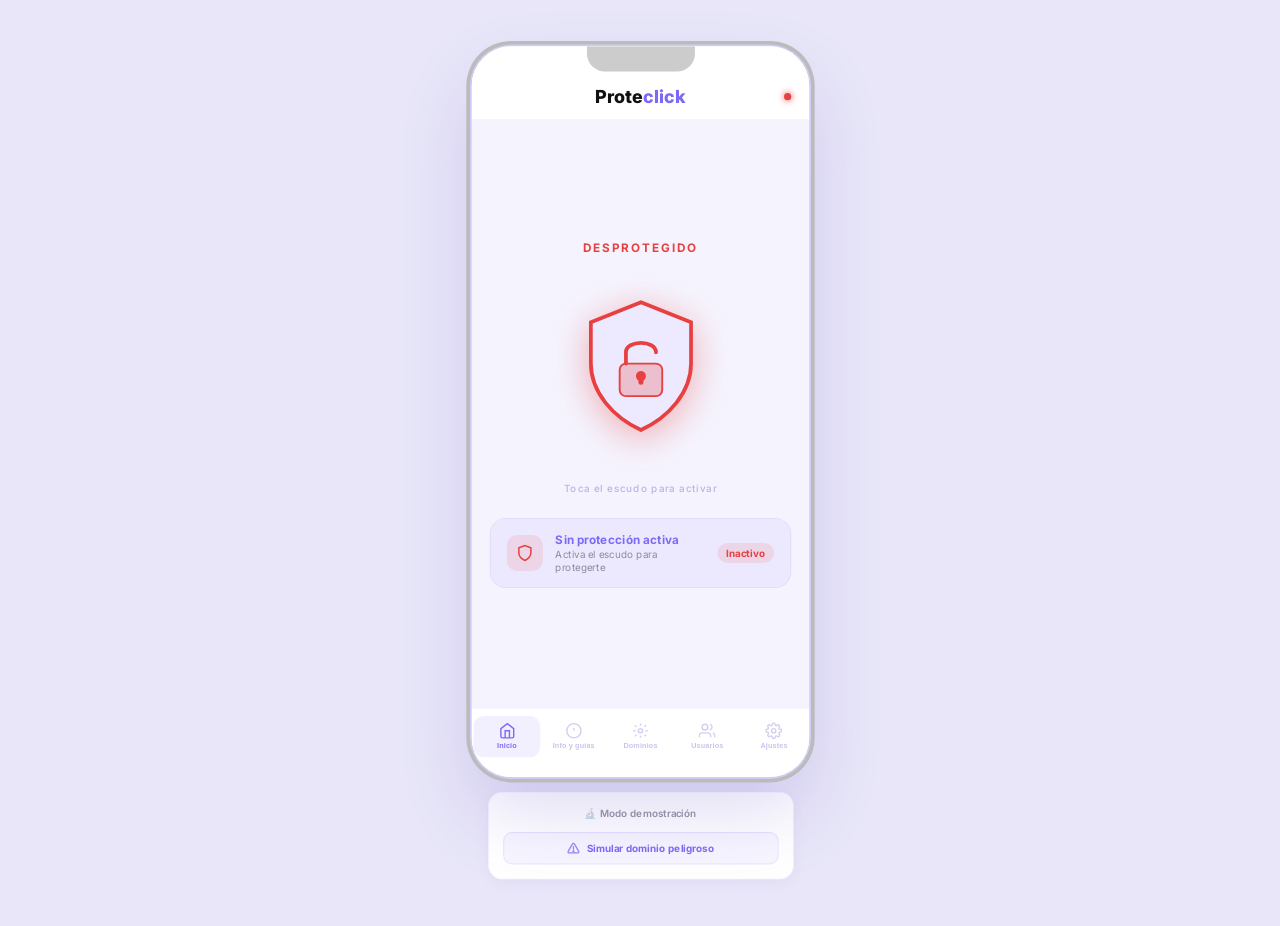
<file: proteclick.html>
<!DOCTYPE html>
<html lang="es">

<head>
    <meta charset="UTF-8">
    <meta name="viewport" content="width=device-width, initial-scale=1.0">
    <title>Proteclick</title>
    <link rel="stylesheet" href="proteclick.css">
</head>

<body>
    <div class="phone-container">
        <div class="phone">
            <div class="notch"></div>

            <div class="screen" id="s-home">
                <div class="hdr">
                    <div class="app-name">Prote<b>click</b></div>
                    <div class="dot"></div>
                </div>
                <div class="main">
                    <div class="slabel" id="slabel">DESPROTEGIDO</div>
                    <div class="shield-wrap" id="sw" onclick="toggleShield()">
                        <div class="ring r1"></div>
                        <div class="ring r2"></div>
                        <div class="ring r3"></div>
                        <div class="flash"></div>
                        <div class="sbtn">
                            <svg class="ssvg" viewBox="0 0 100 115" fill="none">
                                <path class="sbody" id="sbody"
                                    d="M50 6 L90 22 L90 55 C90 78 72 98 50 108 C28 98 10 78 10 55 L10 22 Z" />
                                <g class="sicon open">
                                    <rect x="33" y="55" width="34" height="26" rx="5" fill="rgba(232,64,64,0.25)"
                                        stroke="#e84040" stroke-width="1.5" />
                                    <path d="M38 55 L38 46 C38 36 62 36 62 46" stroke="#e84040" stroke-width="3"
                                        stroke-linecap="round" fill="none" />
                                    <circle cx="50" cy="65" r="4" fill="#e84040" />
                                    <rect x="48" y="65" width="4" height="7" rx="2" fill="#e84040" />
                                </g>
                                <g class="sicon closed">
                                    <rect x="33" y="55" width="34" height="26" rx="5" fill="rgba(33,150,243,0.2)"
                                        stroke="#2196f3" stroke-width="1.5" />
                                    <path d="M38 55 L38 46 C38 36 62 36 62 46 L62 55" stroke="#2196f3" stroke-width="3"
                                        stroke-linecap="round" fill="none" />
                                    <circle cx="50" cy="65" r="4" fill="#2196f3" />
                                    <rect x="48" y="65" width="4" height="7" rx="2" fill="#2196f3" />
                                </g>
                            </svg>
                        </div>
                    </div>
                    <div class="hint">Toca el escudo para activar</div>
                    <div class="icard">
                        <div class="iico">
                            <svg viewBox="0 0 24 24" fill="none" stroke-width="2">
                                <path id="ipath" d="M12 22s8-4 8-10V5l-8-3-8 3v7c0 6 8 10 8 10z" stroke="#e84040" />
                            </svg>
                        </div>
                        <div class="itx">
                            <div class="it" id="ctitle">Sin protección activa</div>
                            <div class="is" id="csub">Activa el escudo para protegerte</div>
                        </div>
                        <div class="ibadge" id="cbadge">Inactivo</div>
                    </div>
                </div>
                <nav class="nav" id="n-home"></nav>
            </div>

            <div class="screen off" id="s-info">
                <div class="hdr">
                    <button class="back-btn" onclick="go('home')">
                        <svg viewBox="0 0 24 24" fill="none" stroke="currentColor" stroke-width="2.5">
                            <path d="M15 18l-6-6 6-6" />
                        </svg>
                    </button>
                    <div class="app-name">Prote<b>click</b></div>
                </div>
                <div class="scroll">
                    <div class="sec"><span>🌱</span>Para empezar</div>

                    <div class="card" onclick="toggleCard(this)">
                        <div class="ch">
                            <div class="ci cr">🔑</div>
                            <div class="ctw">
                                <div class="ct">¿Qué es una contraseña segura?</div>
                                <div class="cs">Protege tus cuentas desde la base</div>
                            </div><span class="bdg bb">Básico</span><svg class="chv" viewBox="0 0 24 24" fill="none"
                                stroke="currentColor" stroke-width="2.5">
                                <path d="M6 9l6 6 6-6" />
                            </svg>
                        </div>
                        <div class="cbody">
                            <div class="div"></div>
                            <p>Una contraseña segura es como la llave de tu casa: cuanto más complicada, más difícil de
                                copiar. Debe tener al menos <strong>8 letras, números y algún símbolo</strong> como ! o
                                @.</p>
                            <div class="tips">
                                <div class="tip"><span class="te">✅</span><span class="tt">Usa una frase que recuerdes:
                                        "MiGato3neLugar!" es mucho mejor que "1234".</span></div>
                                <div class="tip"><span class="te">✅</span><span class="tt">No uses tu nombre, fecha de
                                        nacimiento ni el nombre de tu mascota.</span></div>
                                <div class="tip"><span class="te">✅</span><span class="tt">Cambia tus contraseñas cada
                                        pocos meses, sobre todo en el correo y el banco.</span></div>
                            </div>
                            <div class="warn"><span>⚠️</span>Nunca compartas tu contraseña con nadie, ni aunque diga ser
                                del banco o tu operadora.</div>
                        </div>
                    </div>

                    <div class="card" onclick="toggleCard(this)">
                        <div class="ch">
                            <div class="ci cr">🎣</div>
                            <div class="ctw">
                                <div class="ct">¿Qué es el phishing?</div>
                                <div class="cs">El engaño más común en internet</div>
                            </div><span class="bdg bb">Básico</span><svg class="chv" viewBox="0 0 24 24" fill="none"
                                stroke="currentColor" stroke-width="2.5">
                                <path d="M6 9l6 6 6-6" />
                            </svg>
                        </div>
                        <div class="cbody">
                            <div class="div"></div>
                            <p>El phishing es cuando alguien te manda un mensaje fingiendo ser tu banco, Correos o
                                Hacienda para robarte datos o dinero.</p>
                            <p>Llega por correo, SMS o WhatsApp con urgencia: <em>"Su cuenta será bloqueada en 24
                                    horas"</em>.</p>
                            <div class="tips">
                                <div class="tip"><span class="te">🔍</span><span class="tt">Fíjate en quién te escribe.
                                        "soporte@banco-seguro.xyz" no es tu banco.</span></div>
                                <div class="tip"><span class="te">🛑</span><span class="tt">Nunca pulses enlaces de
                                        mensajes inesperados.</span></div>
                                <div class="tip"><span class="te">📞</span><span class="tt">Si tienes dudas, llama al
                                        banco por el número del reverso de tu tarjeta.</span></div>
                            </div>
                        </div>
                    </div>

                    <div class="card" onclick="toggleCard(this)">
                        <div class="ch">
                            <div class="ci cg">📱</div>
                            <div class="ctw">
                                <div class="ct">Actualiza tu móvil y apps</div>
                                <div class="cs">Una acción simple que te protege mucho</div>
                            </div><span class="bdg bb">Básico</span><svg class="chv" viewBox="0 0 24 24" fill="none"
                                stroke="currentColor" stroke-width="2.5">
                                <path d="M6 9l6 6 6-6" />
                            </svg>
                        </div>
                        <div class="cbody">
                            <div class="div"></div>
                            <p>Las actualizaciones tapan agujeros de seguridad que los delincuentes podrían aprovechar
                                para entrar en tu dispositivo.</p>
                            <div class="tips">
                                <div class="tip"><span class="te">🔄</span><span class="tt">Activa las actualizaciones
                                        automáticas en los ajustes de tu móvil.</span></div>
                                <div class="tip"><span class="te">🛒</span><span class="tt">Descarga apps solo desde App
                                        Store o Google Play.</span></div>
                                <div class="tip"><span class="te">🗑️</span><span class="tt">Borra las apps que ya no
                                        uses. Menos apps = menos riesgo.</span></div>
                            </div>
                        </div>
                    </div>

                    <div class="sec"><span>📘</span>Nivel medio</div>

                    <div class="card" onclick="toggleCard(this)">
                        <div class="ch">
                            <div class="ci cp">🔐</div>
                            <div class="ctw">
                                <div class="ct">Doble verificación (2FA)</div>
                                <div class="cs">Una capa extra de protección</div>
                            </div><span class="bdg bm">Medio</span><svg class="chv" viewBox="0 0 24 24" fill="none"
                                stroke="currentColor" stroke-width="2.5">
                                <path d="M6 9l6 6 6-6" />
                            </svg>
                        </div>
                        <div class="cbody">
                            <div class="div"></div>
                            <p>El 2FA añade una segunda comprobación al iniciar sesión: además de la contraseña, recibes
                                un código por SMS o app que solo tú tienes.</p>
                            <div class="tips">
                                <div class="tip"><span class="te">📲</span><span class="tt">Actívalo en tu correo, redes
                                        y banco. Está en "Seguridad" dentro de los ajustes.</span></div>
                                <div class="tip"><span class="te">🚫</span><span class="tt">Nunca compartas ese código,
                                        ni aunque digan ser soporte técnico.</span></div>
                            </div>
                        </div>
                    </div>

                    <div class="card" onclick="toggleCard(this)">
                        <div class="ch">
                            <div class="ci cb">🌐</div>
                            <div class="ctw">
                                <div class="ct">Cómo reconocer webs falsas</div>
                                <div class="cs">No todas las páginas son lo que parecen</div>
                            </div><span class="bdg bm">Medio</span><svg class="chv" viewBox="0 0 24 24" fill="none"
                                stroke="currentColor" stroke-width="2.5">
                                <path d="M6 9l6 6 6-6" />
                            </svg>
                        </div>
                        <div class="cbody">
                            <div class="div"></div>
                            <p>Los delincuentes crean páginas casi idénticas a las reales para robarte datos.</p>
                            <div class="tips">
                                <div class="tip"><span class="te">🔒</span><span class="tt">Comprueba que la dirección
                                        empiece por <strong>https://</strong> y haya un candado.</span></div>
                                <div class="tip"><span class="te">👀</span><span class="tt">"bancosantander-seguro.com"
                                        no es el banco. El dominio real es corto y conocido.</span></div>
                            </div>
                            <div class="warn"><span>⚠️</span>El candado solo garantiza conexión cifrada, no que la web
                                sea legítima.</div>
                        </div>
                    </div>

                    <div class="card" onclick="toggleCard(this)">
                        <div class="ch">
                            <div class="ci co">📡</div>
                            <div class="ctw">
                                <div class="ct">Redes WiFi públicas</div>
                                <div class="cs">El peligro del WiFi gratuito</div>
                            </div><span class="bdg bm">Medio</span><svg class="chv" viewBox="0 0 24 24" fill="none"
                                stroke="currentColor" stroke-width="2.5">
                                <path d="M6 9l6 6 6-6" />
                            </svg>
                        </div>
                        <div class="cbody">
                            <div class="div"></div>
                            <p>Las redes abiertas de cafeterías o aeropuertos son cómodas, pero cualquiera podría
                                interceptar lo que envías.</p>
                            <div class="tips">
                                <div class="tip"><span class="te">🏦</span><span class="tt">Nunca accedas al banco desde
                                        un WiFi público sin protección.</span></div>
                                <div class="tip"><span class="te">🛡️</span><span class="tt">Una VPN cifra tu conexión.
                                        Proteclick te ayuda con esto.</span></div>
                            </div>
                        </div>
                    </div>

                    <div class="card" onclick="toggleCard(this)">
                        <div class="ch">
                            <div class="ci cp">🗝️</div>
                            <div class="ctw">
                                <div class="ct">Gestores de contraseñas</div>
                                <div class="cs">Una sola clave para recordarlas todas</div>
                            </div><span class="bdg bm">Medio</span><svg class="chv" viewBox="0 0 24 24" fill="none"
                                stroke="currentColor" stroke-width="2.5">
                                <path d="M6 9l6 6 6-6" />
                            </svg>
                        </div>
                        <div class="cbody">
                            <div class="div"></div>
                            <p>Un gestor guarda todas tus claves cifradas. Solo necesitas recordar una contraseña
                                maestra para acceder a todas las demás.</p>
                            <div class="tips">
                                <div class="tip"><span class="te">📦</span><span class="tt">Opciones fiables:
                                        <strong>Bitwarden</strong> (gratuito) o <strong>1Password</strong>.</span></div>
                                <div class="tip"><span class="te">🚫</span><span class="tt">Evita guardar contraseñas en
                                        notas de papel o documentos sin proteger.</span></div>
                            </div>
                        </div>
                    </div>
                </div>
                <nav class="nav" id="n-info"></nav>
            </div>

            <div class="screen off" id="s-dominios">
                <div class="hdr">
                    <button class="back-btn" onclick="go('home')">
                        <svg viewBox="0 0 24 24" fill="none" stroke="currentColor" stroke-width="2.5">
                            <path d="M15 18l-6-6 6-6" />
                        </svg>
                    </button>
                    <div class="app-name">Prote<b>click</b></div>
                </div>
                <div class="toolbar">
                    <div class="search-wrap">
                        <svg viewBox="0 0 24 24" fill="none" stroke="currentColor" stroke-width="2">
                            <circle cx="11" cy="11" r="8" />
                            <path d="M21 21l-4.35-4.35" />
                        </svg>
                        <input class="search-input" id="searchInput" type="text" placeholder="Buscar dominio exacto…"
                            oninput="renderList()">
                    </div>
                    <div class="sort-row">
                        <span class="sort-label">Ordenar:</span>
                        <button class="sort-btn active" id="btnAZ" onclick="setSort('az')">
                            <svg viewBox="0 0 24 24" fill="none" stroke="currentColor" stroke-width="2.5">
                                <path d="M4 6h16M4 12h10M4 18h6" />
                            </svg>A → Z
                        </button>
                        <button class="sort-btn" id="btnZA" onclick="setSort('za')">
                            <svg viewBox="0 0 24 24" fill="none" stroke="currentColor" stroke-width="2.5">
                                <path d="M4 6h6M4 12h10M4 18h16" />
                            </svg>Z → A
                        </button>
                    </div>
                </div>
                <div class="count-bar" id="countBar"></div>
                <div class="list" id="listEl">
                    <div class="empty" id="emptyState">
                        <div class="empty-ico">🔍</div>
                        <div class="empty-txt">Sin resultados</div>
                        <div class="empty-sub">No hay dominios que coincidan con tu búsqueda.</div>
                    </div>
                </div>
                <nav class="nav" id="n-dominios"></nav>
            </div>

            <div class="screen off" id="s-usuarios">

                <div class="pscreen" id="ps-nogroup">
                    <div class="hdr">
                        <button class="back-btn" onclick="go('home')">
                            <svg viewBox="0 0 24 24" fill="none" stroke="currentColor" stroke-width="2.5">
                                <path d="M15 18l-6-6 6-6" />
                            </svg>
                        </button>
                        <div class="app-name">Prote<b>click</b></div>
                    </div>
                    <div class="scroll">
                        <div class="hero">
                            <div class="hero-icon">👨‍👩‍👧‍👦</div>
                            <h2>Protección en familia</h2>
                            <p>Crea un grupo familiar para supervisar y recibir alertas cuando alguien de tu familia
                                navegue por sitios peligrosos.</p>
                        </div>
                        <div class="sec"><span>👥</span> Tu grupo</div>
                        <div class="acard" onclick="openSheet('create')">
                            <div class="acard-top">
                                <div class="acard-icon icon-create">➕</div>
                                <div class="acard-text">
                                    <div class="acard-title">Crear grupo familiar</div>
                                    <div class="acard-sub">Elige tu rol y genera un código para invitar a tu familia.
                                    </div>
                                </div>
                                <div class="acard-arrow"><svg viewBox="0 0 24 24" fill="none" stroke="currentColor"
                                        stroke-width="2.5">
                                        <path d="M9 18l6-6-6-6" />
                                    </svg></div>
                            </div>
                        </div>
                        <div class="acard" onclick="openSheet('join')">
                            <div class="acard-top">
                                <div class="acard-icon icon-join">🔗</div>
                                <div class="acard-text">
                                    <div class="acard-title">Unirse a un grupo</div>
                                    <div class="acard-sub">Introduce el código que te ha enviado un familiar.</div>
                                </div>
                                <div class="acard-arrow"><svg viewBox="0 0 24 24" fill="none" stroke="currentColor"
                                        stroke-width="2.5">
                                        <path d="M9 18l6-6-6-6" />
                                    </svg></div>
                            </div>
                        </div>
                        <div class="sec"><span>ℹ️</span> ¿Qué son los roles?</div>
                        <div class="role-grid">
                            <div class="role-card"
                                style="border-color:rgba(124,106,247,0.25);background:rgba(124,106,247,0.05)">
                                <div class="role-emoji">👁️</div>
                                <div class="role-name">Supervisor</div>
                                <div class="role-desc">Ves el historial del monitorizado y recibes sus alarmas.</div>
                                <span class="role-tag tag-sup">Protector</span>
                            </div>
                            <div class="role-card"
                                style="border-color:rgba(33,150,243,0.25);background:rgba(33,150,243,0.05)">
                                <div class="role-emoji">🛡️</div>
                                <div class="role-name">Monitorizado</div>
                                <div class="role-desc">Ves tu historial y recibes alarmas si hay una brecha.</div>
                                <span class="role-tag tag-mon">Protegido</span>
                            </div>
                        </div>
                    </div>
                    <nav class="nav" id="n-usuarios"></nav>
                </div>

                <div class="pscreen off" id="ps-supervisor">
                    <div class="hdr">
                        <button class="back-btn" onclick="goPS('nogroup')">
                            <svg viewBox="0 0 24 24" fill="none" stroke="currentColor" stroke-width="2.5">
                                <path d="M15 18l-6-6 6-6" />
                            </svg>
                        </button>
                        <div class="app-name">Prote<b>click</b></div>
                    </div>
                    <div class="scroll">
                        <div class="group-banner">
                            <div class="group-badge">👨‍👩‍👧‍👦</div>
                            <div class="group-info">
                                <h3>Familia García</h3>
                                <p>3 miembros · Activo</p>
                            </div>
                            <div class="group-code">
                                <div class="gc-label">CÓDIGO</div>
                                <div class="gc-val">X7K2</div>
                            </div>
                        </div>
                        <div class="sec"><span>👥</span> Miembros</div>
                        <div class="mcard">
                            <div class="avatar av-sup">MG</div>
                            <div class="minfo">
                                <div class="mname">María García</div>
                                <div class="mrole">Tú · Supervisor</div>
                            </div><span class="mbadge mb-you">Tú</span>
                        </div>
                        <div class="mcard">
                            <div class="avatar av-mon">JG</div>
                            <div class="minfo">
                                <div class="mname">José García</div>
                                <div class="mrole">Monitorizado · Activo hace 2h</div>
                            </div><span class="mbadge mb-mon">Monit.</span>
                        </div>
                        <div class="mcard">
                            <div class="avatar av-mon">CG</div>
                            <div class="minfo">
                                <div class="mname">Carmen García</div>
                                <div class="mrole">Monitorizado · Activo ayer</div>
                            </div><span class="mbadge mb-mon">Monit.</span>
                        </div>
                        <div class="sec"><span>🔔</span> Alarmas recientes</div>
                        <div class="alarm">
                            <div class="alarm-ico">🚨</div>
                            <div class="alarm-text">
                                <div class="at">Sitio de phishing detectado</div>
                                <div class="as">José García intentó acceder a <strong>bancosantander-ayuda.net</strong>,
                                    un dominio no verificado.</div>
                                <div class="alarm-time">Hoy · 11:42</div>
                            </div>
                        </div>
                        <div class="alarm">
                            <div class="alarm-ico">⚠️</div>
                            <div class="alarm-text">
                                <div class="at">Enlace sospechoso en email</div>
                                <div class="as">Carmen García recibió un enlace de <strong>correos-paquete.info</strong>
                                    bloqueado automáticamente.</div>
                                <div class="alarm-time">Ayer · 17:05</div>
                            </div>
                        </div>
                        <div class="sec"><span>📋</span> <span id="hist-title">Historial de José</span></div>
                        <div class="msel-row">
                            <div class="msel-av" id="msel-av">JG</div>
                            <div class="msel-meta">
                                <div class="msel-name" id="msel-name">José García</div>
                                <div class="msel-status" id="msel-status">Activo hace 2h</div>
                            </div>
                            <div class="msel-wrap">
                                <select id="member-select" onchange="onMemberChange(this)">
                                    <option value="jose">José García</option>
                                    <option value="carmen">Carmen García</option>
                                </select>
                            </div>
                        </div>
                        <div id="hist-list"></div>
                    </div>
                    <nav class="nav">
                        <button class="nb" onclick="go('home')"><svg viewBox="0 0 24 24" fill="none"
                                stroke="currentColor" stroke-width="2">
                                <path d="M3 9l9-7 9 7v11a2 2 0 0 1-2 2H5a2 2 0 0 1-2-2z" />
                                <polyline points="9 22 9 12 15 12 15 22" />
                            </svg><span>Inicio</span></button>
                        <button class="nb" onclick="go('info')"><svg viewBox="0 0 24 24" fill="none"
                                stroke="currentColor" stroke-width="2">
                                <circle cx="12" cy="12" r="10" />
                                <line x1="12" y1="8" x2="12" y2="12" />
                                <line x1="12" y1="16" x2="12.01" y2="16" />
                            </svg><span>Info y guías</span></button>
                        <button class="nb" onclick="go('dominios')"><svg viewBox="0 0 24 24" fill="none"
                                stroke="currentColor" stroke-width="2">
                                <circle cx="12" cy="12" r="3" />
                                <path
                                    d="M12 2v3M12 19v3M4.22 4.22l2.12 2.12M17.66 17.66l2.12 2.12M2 12h3M19 12h3M4.22 19.78l2.12-2.12M17.66 6.34l2.12-2.12" />
                            </svg><span>Dominios</span></button>
                        <button class="nb on"><svg viewBox="0 0 24 24" fill="none" stroke="currentColor"
                                stroke-width="2">
                                <path d="M17 21v-2a4 4 0 0 0-4-4H5a4 4 0 0 0-4 4v2" />
                                <circle cx="9" cy="7" r="4" />
                                <path d="M23 21v-2a4 4 0 0 0-3-3.87" />
                                <path d="M16 3.13a4 4 0 0 1 0 7.75" />
                            </svg><span>Usuarios</span></button>
                        <button class="nb" onclick="go('ajustes')"><svg viewBox="0 0 24 24" fill="none"
                                stroke="currentColor" stroke-width="2">
                                <circle cx="12" cy="12" r="3" />
                                <path
                                    d="M19.4 15a1.65 1.65 0 0 0 .33 1.82l.06.06a2 2 0 0 1-2.83 2.83l-.06-.06a1.65 1.65 0 0 0-1.82-.33 1.65 1.65 0 0 0-1 1.51V21a2 2 0 0 1-4 0v-.09A1.65 1.65 0 0 0 9 19.4a1.65 1.65 0 0 0-1.82.33l-.06.06a2 2 0 0 1-2.83-2.83l.06-.06A1.65 1.65 0 0 0 4.68 15a1.65 1.65 0 0 0-1.51-1H3a2 2 0 0 1 0-4h.09A1.65 1.65 0 0 0 4.6 9a1.65 1.65 0 0 0-.33-1.82l-.06-.06a2 2 0 0 1 2.83-2.83l.06.06A1.65 1.65 0 0 0 9 4.68a1.65 1.65 0 0 0 1-1.51V3a2 2 0 0 1 4 0v.09a1.65 1.65 0 0 0 1 1.51 1.65 1.65 0 0 0 1.82-.33l.06-.06a2 2 0 0 1 2.83 2.83l-.06.06A1.65 1.65 0 0 0 19.4 9a1.65 1.65 0 0 0 1.51 1H21a2 2 0 0 1 0 4h-.09a1.65 1.65 0 0 0-1.51 1z" />
                            </svg><span>Ajustes</span></button>
                    </nav>
                </div>

                <div class="pscreen off" id="ps-monitorizado">
                    <div class="hdr">
                        <button class="back-btn" onclick="goPS('nogroup')">
                            <svg viewBox="0 0 24 24" fill="none" stroke="currentColor" stroke-width="2.5">
                                <path d="M15 18l-6-6 6-6" />
                            </svg>
                        </button>
                        <div class="app-name">Prote<b>click</b></div>
                    </div>
                    <div class="scroll">
                        <div class="group-banner">
                            <div class="group-badge">👨‍👩‍👧‍👦</div>
                            <div class="group-info">
                                <h3>Familia García</h3>
                                <p>Estás protegido · Activo</p>
                            </div>
                        </div>
                        <div class="sec"><span>👤</span> Tu perfil</div>
                        <div class="mcard">
                            <div class="avatar av-mon">JG</div>
                            <div class="minfo">
                                <div class="mname">José García</div>
                                <div class="mrole">Monitorizado · Supervisado por María</div>
                            </div><span class="mbadge mb-you">Tú</span>
                        </div>
                        <div class="sec"><span>🔔</span> Tus alarmas</div>
                        <div class="alarm">
                            <div class="alarm-ico">🚨</div>
                            <div class="alarm-text">
                                <div class="at">Acceso bloqueado</div>
                                <div class="as">Proteclick bloqueó <strong>bancosantander-ayuda.net</strong>. Este sitio
                                    suplanta a tu banco. Tu supervisora ha sido notificada.</div>
                                <div class="alarm-time">Hoy · 11:42</div>
                            </div>
                        </div>
                        <div class="sec"><span>📋</span> Mi historial</div>
                        <div class="hitem">
                            <div class="hico hico-warn">🛑</div>
                            <div class="hinfo">
                                <div class="hsite">bancosantander-ayuda.net</div>
                                <div class="htime">Hoy · 11:42 · Bloqueado automáticamente</div>
                            </div><span class="hstatus hs-warn">Alerta</span>
                        </div>
                        <div class="hitem">
                            <div class="hico hico-ok">✅</div>
                            <div class="hinfo">
                                <div class="hsite">bancosantander.es</div>
                                <div class="htime">Hoy · 10:15</div>
                            </div><span class="hstatus hs-ok">Seguro</span>
                        </div>
                        <div class="hitem">
                            <div class="hico hico-ok">✅</div>
                            <div class="hinfo">
                                <div class="hsite">correos.es</div>
                                <div class="htime">Ayer · 09:30</div>
                            </div><span class="hstatus hs-ok">Seguro</span>
                        </div>
                        <div class="hitem">
                            <div class="hico hico-ok">✅</div>
                            <div class="hinfo">
                                <div class="hsite">seg-social.es</div>
                                <div class="htime">Lunes · 12:00</div>
                            </div><span class="hstatus hs-ok">Seguro</span>
                        </div>
                        <div class="hitem">
                            <div class="hico hico-ok">✅</div>
                            <div class="hinfo">
                                <div class="hsite">renfe.com</div>
                                <div class="htime">Domingo · 15:22</div>
                            </div><span class="hstatus hs-ok">Seguro</span>
                        </div>
                    </div>
                    <nav class="nav">
                        <button class="nb" onclick="go('home')"><svg viewBox="0 0 24 24" fill="none"
                                stroke="currentColor" stroke-width="2">
                                <path d="M3 9l9-7 9 7v11a2 2 0 0 1-2 2H5a2 2 0 0 1-2-2z" />
                                <polyline points="9 22 9 12 15 12 15 22" />
                            </svg><span>Inicio</span></button>
                        <button class="nb" onclick="go('info')"><svg viewBox="0 0 24 24" fill="none"
                                stroke="currentColor" stroke-width="2">
                                <circle cx="12" cy="12" r="10" />
                                <line x1="12" y1="8" x2="12" y2="12" />
                                <line x1="12" y1="16" x2="12.01" y2="16" />
                            </svg><span>Info y guías</span></button>
                        <button class="nb" onclick="go('dominios')"><svg viewBox="0 0 24 24" fill="none"
                                stroke="currentColor" stroke-width="2">
                                <circle cx="12" cy="12" r="3" />
                                <path
                                    d="M12 2v3M12 19v3M4.22 4.22l2.12 2.12M17.66 17.66l2.12 2.12M2 12h3M19 12h3M4.22 19.78l2.12-2.12M17.66 6.34l2.12-2.12" />
                            </svg><span>Dominios</span></button>
                        <button class="nb on"><svg viewBox="0 0 24 24" fill="none" stroke="currentColor"
                                stroke-width="2">
                                <path d="M17 21v-2a4 4 0 0 0-4-4H5a4 4 0 0 0-4 4v2" />
                                <circle cx="9" cy="7" r="4" />
                                <path d="M23 21v-2a4 4 0 0 0-3-3.87" />
                                <path d="M16 3.13a4 4 0 0 1 0 7.75" />
                            </svg><span>Usuarios</span></button>
                        <button class="nb" onclick="go('ajustes')"><svg viewBox="0 0 24 24" fill="none"
                                stroke="currentColor" stroke-width="2">
                                <circle cx="12" cy="12" r="3" />
                                <path
                                    d="M19.4 15a1.65 1.65 0 0 0 .33 1.82l.06.06a2 2 0 0 1-2.83 2.83l-.06-.06a1.65 1.65 0 0 0-1.82-.33 1.65 1.65 0 0 0-1 1.51V21a2 2 0 0 1-4 0v-.09A1.65 1.65 0 0 0 9 19.4a1.65 1.65 0 0 0-1.82.33l-.06.06a2 2 0 0 1-2.83-2.83l.06-.06A1.65 1.65 0 0 0 4.68 15a1.65 1.65 0 0 0-1.51-1H3a2 2 0 0 1 0-4h.09A1.65 1.65 0 0 0 4.6 9a1.65 1.65 0 0 0-.33-1.82l-.06-.06a2 2 0 0 1 2.83-2.83l.06.06A1.65 1.65 0 0 0 9 4.68a1.65 1.65 0 0 0 1-1.51V3a2 2 0 0 1 4 0v.09a1.65 1.65 0 0 0 1 1.51 1.65 1.65 0 0 0 1.82-.33l.06-.06a2 2 0 0 1 2.83 2.83l-.06.06A1.65 1.65 0 0 0 19.4 9a1.65 1.65 0 0 0 1.51 1H21a2 2 0 0 1 0 4h-.09a1.65 1.65 0 0 0-1.51 1z" />
                            </svg><span>Ajustes</span></button>
                    </nav>
                </div>

                <div class="overlay" id="ov-create" onclick="closeOverlay(event,'ov-create')">
                    <div class="sheet" onclick="event.stopPropagation()">
                        <div class="sheet-handle"></div>
                        <div class="sheet-title">Crear grupo familiar</div>
                        <div class="sheet-sub">Elige tu rol dentro del grupo</div>
                        <div class="role-grid">
                            <div class="role-card" id="rc-sup" onclick="selectRole('sup')">
                                <div class="role-emoji">👁️</div>
                                <div class="role-name">Supervisor</div>
                                <div class="role-desc">Ves el historial del monitorizado y recibes sus alarmas.</div>
                                <span class="role-tag tag-sup">Protector</span>
                            </div>
                            <div class="role-card" id="rc-mon" onclick="selectRole('mon')">
                                <div class="role-emoji">🛡️</div>
                                <div class="role-name">Monitorizado</div>
                                <div class="role-desc">Ves tu historial y recibes alertas ante posibles brechas.</div>
                                <span class="role-tag tag-mon">Protegido</span>
                            </div>
                        </div>
                        <div class="field">
                            <label>NOMBRE DEL GRUPO</label>
                            <input class="finput" type="text" placeholder="Ej: Familia García" id="groupName">
                        </div>
                        <div class="caps" id="caps-list" style="display:none">
                            <div id="cap-items"></div>
                        </div>
                        <button class="btn btn-purple" id="btnCreate" onclick="createGroup()" disabled
                            style="opacity:0.4">Crear grupo</button>
                        <button class="btn btn-outline" onclick="closeOv('ov-create')">Cancelar</button>
                    </div>
                </div>

                <div class="overlay" id="ov-join" onclick="closeOverlay(event,'ov-join')">
                    <div class="sheet" onclick="event.stopPropagation()">
                        <div class="sheet-handle"></div>
                        <div class="sheet-title">Unirse a un grupo</div>
                        <div class="sheet-sub">Introduce el código de 4 caracteres que te envió tu familiar</div>
                        <div class="field">
                            <label>CÓDIGO DE GRUPO</label>
                            <input class="finput" type="text" placeholder="Ej: X7K2" maxlength="4" id="joinCode"
                                style="font-size:22px;font-weight:800;letter-spacing:6px;text-align:center;text-transform:uppercase"
                                oninput="this.value=this.value.toUpperCase();checkJoin()">
                        </div>
                        <button class="btn btn-blue" id="btnJoin" onclick="joinGroup()" disabled
                            style="opacity:0.4">Unirse al grupo</button>
                        <button class="btn btn-outline" onclick="closeOv('ov-join')">Cancelar</button>
                    </div>
                </div>

            </div>
            <div class="screen off" id="s-ajustes">
                <div class="hdr">
                    <button class="back-btn" onclick="go('home')">
                        <svg viewBox="0 0 24 24" fill="none" stroke="currentColor" stroke-width="2.5">
                            <path d="M15 18l-6-6 6-6" />
                        </svg>
                    </button>
                    <div class="app-name">Prote<b>click</b></div>
                </div>
                <div class="scroll">

                    <div class="sec-hdr">👤 Cuenta</div>
                    <div class="sgroup">
                        <div class="srow tap" onclick="alert('Cambiar nombre')">
                            <div class="srow-ico ico-blue">✏️</div>
                            <div class="srow-text">
                                <div class="srow-label">Cambiar nombre</div>
                                <div class="srow-sub">Actualiza tu nombre visible</div>
                            </div>
                            <div class="chev"><svg viewBox="0 0 24 24" fill="none" stroke="currentColor"
                                    stroke-width="2.5">
                                    <path d="M9 18l6-6-6-6" />
                                </svg></div>
                        </div>
                        <div class="srow tap" onclick="alert('Cambiar contraseña')">
                            <div class="srow-ico ico-red">🔑</div>
                            <div class="srow-text">
                                <div class="srow-label">Cambiar contraseña</div>
                                <div class="srow-sub">Modifica tu clave de acceso</div>
                            </div>
                            <div class="chev"><svg viewBox="0 0 24 24" fill="none" stroke="currentColor"
                                    stroke-width="2.5">
                                    <path d="M9 18l6-6-6-6" />
                                </svg></div>
                        </div>
                        <div class="srow tap" onclick="alert('Cambiar foto de perfil')">
                            <div class="srow-ico ico-green">📸</div>
                            <div class="srow-text">
                                <div class="srow-label">Cambiar foto de perfil</div>
                                <div class="srow-sub">Sube una nueva imagen</div>
                            </div>
                            <div class="chev"><svg viewBox="0 0 24 24" fill="none" stroke="currentColor"
                                    stroke-width="2.5">
                                    <path d="M9 18l6-6-6-6" />
                                </svg></div>
                        </div>
                    </div>

                    <div class="sec-hdr">🛡️ Protección</div>
                    <div class="sgroup">
                        <div class="srow">
                            <div class="srow-ico ico-purple">🔒</div>
                            <div class="srow-text">
                                <div class="srow-label">Protección al arrancar</div>
                                <div class="srow-sub">Activa el escudo automáticamente al abrir la app</div>
                            </div>
                            <label class="toggle"><input type="checkbox" id="tog-arranque"><span
                                    class="tslider"></span></label>
                        </div>
                        <div class="srow">
                            <div class="srow-ico ico-red">🚫</div>
                            <div class="srow-text">
                                <div class="srow-label">Bloqueo automático</div>
                                <div class="srow-sub">Bloquea dominios sospechosos sin confirmación</div>
                            </div>
                            <label class="toggle"><input type="checkbox" id="tog-bloqueo"><span
                                    class="tslider"></span></label>
                        </div>
                        <div class="srow" style="flex-direction:column;align-items:flex-start;">
                            <div style="display:flex;align-items:center;gap:13px;width:100%">
                                <div class="srow-ico ico-orange">📡</div>
                                <div class="srow-text">
                                    <div class="srow-label">Sensibilidad de detección</div>
                                    <div class="srow-sub">Mayor sensibilidad puede generar más avisos</div>
                                </div>
                            </div>
                            <div class="seg" id="seg-sensibilidad" style="width:100%;margin-top:10px">
                                <button class="seg-btn" onclick="setSeg('seg-sensibilidad',this)">Básica</button>
                                <button class="seg-btn active" onclick="setSeg('seg-sensibilidad',this)">Media</button>
                                <button class="seg-btn" onclick="setSeg('seg-sensibilidad',this)"> Alta</button>
                            </div>
                        </div>
                    </div>

                    <div class="sec-hdr">🔔 Notificaciones</div>
                    <div class="sgroup">
                        <div class="srow">
                            <div class="srow-ico ico-red">🚨</div>
                            <div class="srow-text">
                                <div class="srow-label">Alertas de phishing</div>
                                <div class="srow-sub">Notificación instantánea al detectar un ataque</div>
                            </div>
                            <label class="toggle"><input type="checkbox" id="tog-phishing" checked><span
                                    class="tslider"></span></label>
                        </div>
                        <div class="srow">
                            <div class="srow-ico ico-purple">👨‍👩‍👧‍👦</div>
                            <div class="srow-text">
                                <div class="srow-label">Actividad familiar</div>
                                <div class="srow-sub">Avisos cuando un miembro del grupo navega</div>
                            </div>
                            <label class="toggle"><input type="checkbox" id="tog-familia"><span
                                    class="tslider"></span></label>
                        </div>
                        <div class="srow">
                            <div class="srow-ico ico-orange">🔊</div>
                            <div class="srow-text">
                                <div class="srow-label">Alerta sonora</div>
                                <div class="srow-sub">Reproducir sonido al recibir una alerta</div>
                            </div>
                            <label class="toggle"><input type="checkbox" id="tog-sonido" checked><span
                                    class="tslider"></span></label>
                        </div>
                        <div class="srow">
                            <div class="srow-ico ico-grey">📳</div>
                            <div class="srow-text">
                                <div class="srow-label">Vibración en alarmas</div>
                                <div class="srow-sub">Vibrar al recibir una alerta de seguridad</div>
                            </div>
                            <label class="toggle"><input type="checkbox" id="tog-vibracion" checked><span
                                    class="tslider"></span></label>
                        </div>
                    </div>

                    <div class="sec-hdr">🔐 Privacidad</div>
                    <div class="sgroup">
                        <div class="srow">
                            <div class="srow-ico ico-blue">📋</div>
                            <div class="srow-text">
                                <div class="srow-label">Guardar historial</div>
                                <div class="srow-sub">Almacena localmente tus páginas visitadas</div>
                            </div>
                            <label class="toggle"><input type="checkbox" id="tog-historial" checked><span
                                    class="tslider"></span></label>
                        </div>
                        <div class="srow">
                            <div class="srow-ico ico-green">📊</div>
                            <div class="srow-text">
                                <div class="srow-label">Estadísticas anónimas</div>
                                <div class="srow-sub">Ayuda a mejorar la detección de amenazas</div>
                            </div>
                            <label class="toggle"><input type="checkbox" id="tog-estadisticas"><span
                                    class="tslider"></span></label>
                        </div>
                        <div class="srow tap" onclick="alert('Historial borrado')">
                            <div class="srow-ico ico-red">🗑️</div>
                            <div class="srow-text">
                                <div class="srow-label">Borrar historial local</div>
                                <div class="srow-sub">Elimina todos los registros guardados</div>
                            </div>
                            <div class="chev"><svg viewBox="0 0 24 24" fill="none" stroke="currentColor"
                                    stroke-width="2.5">
                                    <path d="M9 18l6-6-6-6" />
                                </svg></div>
                        </div>
                    </div>

                    <div class="sec-hdr">🌐 Idioma</div>
                    <div class="sgroup">
                        <div class="srow">
                            <div class="srow-ico ico-purple">🌐</div>
                            <div class="srow-text">
                                <div class="srow-label">Idioma de la app</div>
                                <div class="srow-sub" id="lang-sub">Castellano</div>
                            </div>
                            <div class="lang-sel-wrap">
                                <select id="lang-select" onchange="onLangChange(this)">
                                    <option value="es">Castellano</option>
                                    <option value="eu">Euskera</option>
                                    <option value="ca">Català</option>
                                    <option value="gl">Galego</option>
                                    <option value="en">English</option>
                                </select>
                            </div>
                        </div>
                    </div>

                    <div class="sec-hdr">ℹ️ Acerca de</div>
                    <div class="sgroup">
                        <div class="srow">
                            <div class="srow-ico ico-purple">📱</div>
                            <div class="srow-text">
                                <div class="srow-label">Versión de la app</div>
                            </div>
                            <span class="meta-val">1.0.0</span>
                        </div>
                        <div class="srow tap">
                            <div class="srow-ico ico-grey">📄</div>
                            <div class="srow-text">
                                <div class="srow-label">Términos de uso</div>
                            </div>
                            <div class="chev"><svg viewBox="0 0 24 24" fill="none" stroke="currentColor"
                                    stroke-width="2.5">
                                    <path d="M9 18l6-6-6-6" />
                                </svg></div>
                        </div>
                        <div class="srow tap">
                            <div class="srow-ico ico-grey">🔏</div>
                            <div class="srow-text">
                                <div class="srow-label">Política de privacidad</div>
                            </div>
                            <div class="chev"><svg viewBox="0 0 24 24" fill="none" stroke="currentColor"
                                    stroke-width="2.5">
                                    <path d="M9 18l6-6-6-6" />
                                </svg></div>
                        </div>
                    </div>

                    <button class="btn-danger" onclick="alert('Sesión cerrada')">Cerrar sesión</button>

                </div>
                <nav class="nav" id="n-ajustes"></nav>
            </div>
            <div class="warn-overlay" id="warnOverlay">
                <div class="warn-modal">
                    <div class="warn-icon-wrap">
                        <div class="warn-pulse"></div>
                        <svg class="warn-icon" viewBox="0 0 24 24" fill="none" stroke="#e84040" stroke-width="2">
                            <path
                                d="M10.29 3.86L1.82 18a2 2 0 0 0 1.71 3h16.94a2 2 0 0 0 1.71-3L13.71 3.86a2 2 0 0 0-3.42 0z" />
                            <line x1="12" y1="9" x2="12" y2="13" />
                            <circle cx="12" cy="15.5" r="1.2" fill="#e84040" stroke="none" />
                        </svg>
                    </div>
                    <div class="warn-tag">⚠️ ADVERTENCIA</div>
                    <h2 class="warn-title">Dominio no seguro detectado</h2>
                    <p class="warn-maybe">Quizás buscabas entrar a la página web de</p>
                    <div class="warn-entity" id="warnEntity">—</div>
                    <div class="warn-domain-box">
                        <span class="warn-domain-lbl">Dominio oficial protegido</span>
                        <span class="warn-domain-val" id="warnDomain">—</span>
                    </div>
                    <div class="warn-actions">
                        <button class="warn-btn-block" onclick="blockThreat()">
                            <svg viewBox="0 0 24 24" fill="none" stroke="currentColor" stroke-width="2.5" width="16"
                                height="16">
                                <circle cx="12" cy="12" r="10" />
                                <line x1="4.93" y1="4.93" x2="19.07" y2="19.07" />
                            </svg>
                            Bloquear amenaza
                        </button>
                        <button class="warn-btn-skip" onclick="skipWarning()">
                            <svg viewBox="0 0 24 24" fill="none" stroke="currentColor" stroke-width="2.5" width="16"
                                height="16">
                                <path d="M9 18l6-6-6-6" />
                            </svg>
                            Omitir advertencia
                        </button>
                    </div>
                </div>
            </div>
        </div>
        <div class="sim-panel-mini">
            <div class="sim-label-mini">🔬 Modo demostración</div>
            <button class="sim-btn-mini" onclick="simularAdvertencia()">
                <svg viewBox="0 0 24 24" fill="none" stroke="currentColor" stroke-width="2.5" width="14" height="14">
                    <path
                        d="M10.29 3.86L1.82 18a2 2 0 0 0 1.71 3h16.94a2 2 0 0 0 1.71-3L13.71 3.86a2 2 0 0 0-3.42 0z" />
                    <line x1="12" y1="9" x2="12" y2="14" stroke-linecap="round" />
                    <circle cx="12" cy="18" r="1" fill="#e84040" />
                </svg>
                Simular dominio peligroso
            </button>
        </div>
    </div>
    <script src="proteclick.js"></script>
</body>

</html>
</file>
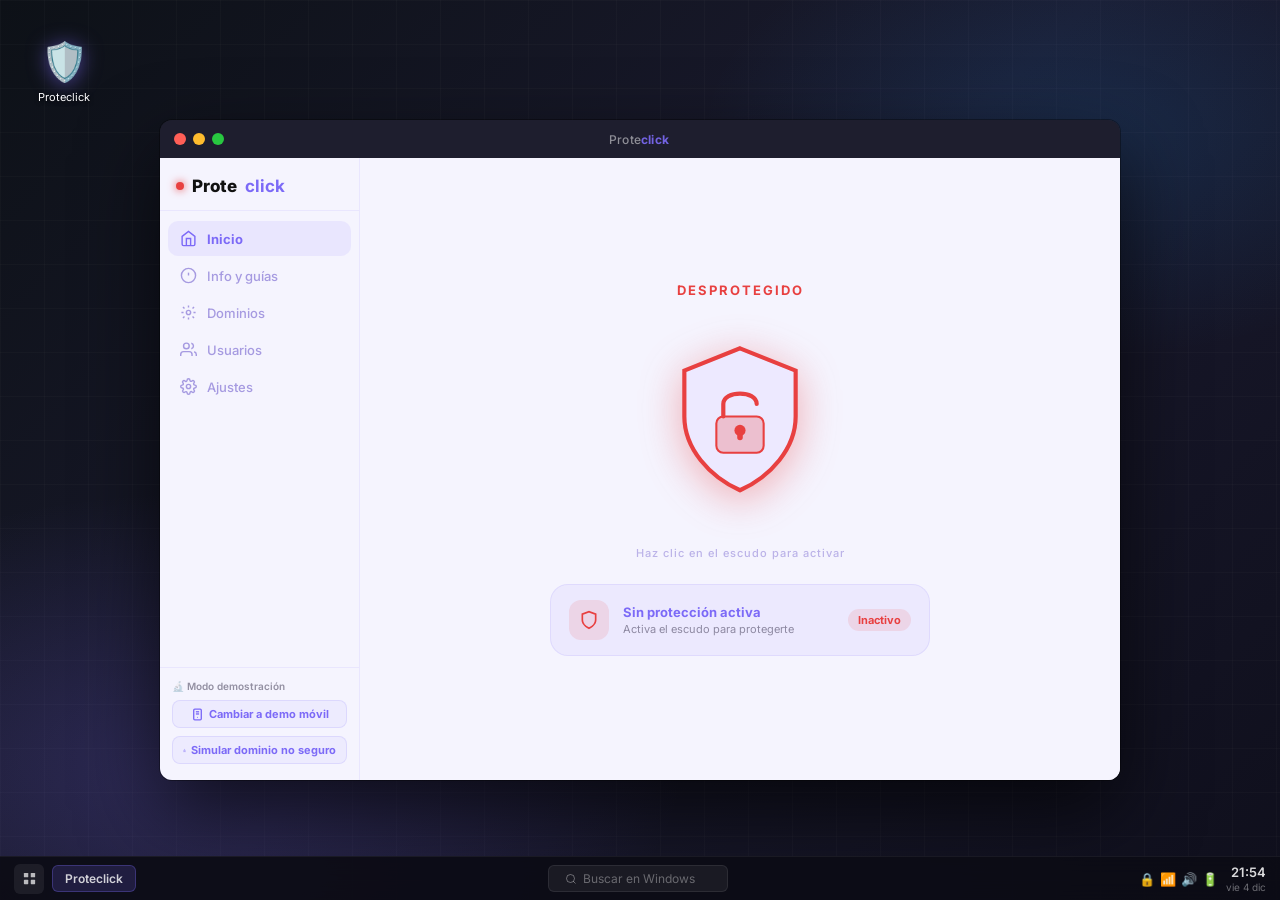
<file: proteclick_desktop.html>
<!DOCTYPE html>
<html lang="es">

<head>
  <meta charset="UTF-8">
  <meta name="viewport" content="width=device-width, initial-scale=1.0">
  <title>Proteclick Escritorio</title>
  <link rel="stylesheet" href="proteclick_desktop.css">
</head>

<body>

  <div class="desktop-bg">
    <div class="desktop-icon" ondblclick="openApp()">
      <div class="di-icon">🛡️</div>
      <div class="di-label">Proteclick</div>
    </div>
  </div>

  <div class="app-window" id="appWindow">

    <!-- Barra de título -->
    <div class="title-bar" id="titleBar">
      <div class="tb-dots">
        <span class="dot-red" onclick="closeApp()"></span>
        <span class="dot-yellow"></span>
        <span class="dot-green" onclick="maximizeApp()"></span>
      </div>
      <div class="tb-title">Prote<b>click</b></div>
      <div class="tb-spacer"></div>
    </div>

    <!-- Cuerpo: sidebar + contenido -->
    <div class="app-body">

      <!-- SIDEBAR -->
      <aside class="sidebar">
        <div class="sidebar-brand">
          <span class="brand-dot" id="brand-dot"></span>
          Prote<b>click</b>
        </div>
        <nav class="sidebar-nav">
          <button class="snav on" id="nb-home" onclick="go('home')">
            <svg viewBox="0 0 24 24" fill="none" stroke="currentColor" stroke-width="2">
              <path d="M3 9l9-7 9 7v11a2 2 0 0 1-2 2H5a2 2 0 0 1-2-2z" />
              <polyline points="9 22 9 12 15 12 15 22" />
            </svg>
            <span>Inicio</span>
          </button>
          <button class="snav" id="nb-info" onclick="go('info')">
            <svg viewBox="0 0 24 24" fill="none" stroke="currentColor" stroke-width="2">
              <circle cx="12" cy="12" r="10" />
              <line x1="12" y1="8" x2="12" y2="12" />
              <line x1="12" y1="16" x2="12.01" y2="16" />
            </svg>
            <span>Info y guías</span>
          </button>
          <button class="snav" id="nb-dominios" onclick="go('dominios')">
            <svg viewBox="0 0 24 24" fill="none" stroke="currentColor" stroke-width="2">
              <circle cx="12" cy="12" r="3" />
              <path
                d="M12 2v3M12 19v3M4.22 4.22l2.12 2.12M17.66 17.66l2.12 2.12M2 12h3M19 12h3M4.22 19.78l2.12-2.12M17.66 6.34l2.12-2.12" />
            </svg>
            <span>Dominios</span>
          </button>
          <button class="snav" id="nb-usuarios" onclick="go('usuarios')">
            <svg viewBox="0 0 24 24" fill="none" stroke="currentColor" stroke-width="2">
              <path d="M17 21v-2a4 4 0 0 0-4-4H5a4 4 0 0 0-4 4v2" />
              <circle cx="9" cy="7" r="4" />
              <path d="M23 21v-2a4 4 0 0 0-3-3.87" />
              <path d="M16 3.13a4 4 0 0 1 0 7.75" />
            </svg>
            <span>Usuarios</span>
          </button>
          <button class="snav" id="nb-ajustes" onclick="go('ajustes')">
            <svg viewBox="0 0 24 24" fill="none" stroke="currentColor" stroke-width="2">
              <circle cx="12" cy="12" r="3" />
              <path
                d="M19.4 15a1.65 1.65 0 0 0 .33 1.82l.06.06a2 2 0 0 1-2.83 2.83l-.06-.06a1.65 1.65 0 0 0-1.82-.33 1.65 1.65 0 0 0-1 1.51V21a2 2 0 0 1-4 0v-.09A1.65 1.65 0 0 0 9 19.4a1.65 1.65 0 0 0-1.82.33l-.06.06a2 2 0 0 1-2.83-2.83l.06-.06A1.65 1.65 0 0 0 4.68 15a1.65 1.65 0 0 0-1.51-1H3a2 2 0 0 1 0-4h.09A1.65 1.65 0 0 0 4.6 9a1.65 1.65 0 0 0-.33-1.82l-.06-.06a2 2 0 0 1 2.83-2.83l.06.06A1.65 1.65 0 0 0 9 4.68a1.65 1.65 0 0 0 1-1.51V3a2 2 0 0 1 4 0v.09a1.65 1.65 0 0 0 1 1.51 1.65 1.65 0 0 0 1.82-.33l.06-.06a2 2 0 0 1 2.83 2.83l-.06.06A1.65 1.65 0 0 0 19.4 9a1.65 1.65 0 0 0 1.51 1H21a2 2 0 0 1 0 4h-.09a1.65 1.65 0 0 0-1.51 1z" />
            </svg>
            <span>Ajustes</span>
          </button>
        </nav>   
        <div class="sidebar-demo">
          <div class="sim-label-mini">🔬 Modo demostración</div>
          <button class="sim-btn-mini" onclick="window.location.href='index.html'">
            <svg viewBox="0 0 24 24" fill="none" stroke="currentColor" stroke-width="2.5" width="13" height="13"><rect x="5" y="2" width="14" height="20" rx="2"/><line x1="9" y1="7" x2="15" y2="7"/><line x1="9" y1="11" x2="15" y2="11"/><circle cx="12" cy="17" r="1" fill="currentColor" stroke="none"/></svg>
            Cambiar a demo móvil
          </button>       
          <button class="sim-btn-mini" onclick="simularAdvertencia()">
            <svg viewBox="0 0 24 24" fill="none" stroke="currentColor" stroke-width="2.5" width="13" height="13">
              <path d="M10.29 3.86L1.82 18a2 2 0 0 0 1.71 3h16.94a2 2 0 0 0 1.71-3L13.71 3.86a2 2 0 0 0-3.42 0z" />
              <line x1="12" y1="9" x2="12" y2="14" stroke-linecap="round" />
              <circle cx="12" cy="18" r="1" fill="#e84040" />
            </svg>
            Simular dominio no seguro
          </button>
        </div>
      </aside>

      <!-- CONTENIDO -->
      <div class="content-area">

        <!-- HOME -->
        <div class="screen" id="s-home">
          <div class="main">
            <div class="slabel" id="slabel">DESPROTEGIDO</div>
            <div class="shield-wrap" id="sw" onclick="toggleShield()">
              <div class="ring r1"></div>
              <div class="ring r2"></div>
              <div class="ring r3"></div>
              <div class="flash"></div>
              <div class="sbtn">
                <svg class="ssvg" viewBox="0 0 100 115" fill="none">
                  <path class="sbody" id="sbody"
                    d="M50 6 L90 22 L90 55 C90 78 72 98 50 108 C28 98 10 78 10 55 L10 22 Z" />
                  <g class="sicon open">
                    <rect x="33" y="55" width="34" height="26" rx="5" fill="rgba(232,64,64,0.25)" stroke="#e84040"
                      stroke-width="1.5" />
                    <path d="M38 55 L38 46 C38 36 62 36 62 46" stroke="#e84040" stroke-width="3" stroke-linecap="round"
                      fill="none" />
                    <circle cx="50" cy="65" r="4" fill="#e84040" />
                    <rect x="48" y="65" width="4" height="7" rx="2" fill="#e84040" />
                  </g>
                  <g class="sicon closed">
                    <rect x="33" y="55" width="34" height="26" rx="5" fill="rgba(33,150,243,0.2)" stroke="#2196f3"
                      stroke-width="1.5" />
                    <path d="M38 55 L38 46 C38 36 62 36 62 46 L62 55" stroke="#2196f3" stroke-width="3"
                      stroke-linecap="round" fill="none" />
                    <circle cx="50" cy="65" r="4" fill="#2196f3" />
                    <rect x="48" y="65" width="4" height="7" rx="2" fill="#2196f3" />
                  </g>
                </svg>
              </div>
            </div>
            <div class="hint">Haz clic en el escudo para activar</div>
            <div class="icard">
              <div class="iico">
                <svg viewBox="0 0 24 24" fill="none" stroke-width="2">
                  <path id="ipath" d="M12 22s8-4 8-10V5l-8-3-8 3v7c0 6 8 10 8 10z" stroke="#e84040" />
                </svg>
              </div>
              <div class="itx">
                <div class="it" id="ctitle">Sin protección activa</div>
                <div class="is" id="csub">Activa el escudo para protegerte</div>
              </div>
              <div class="ibadge" id="cbadge">Inactivo</div>
            </div>
          </div>
        </div>

        <!-- INFO -->
        <div class="screen off" id="s-info">
          <div class="scroll">
            <div class="sec"><span>🌱</span>Para empezar</div>
            <div class="card" onclick="toggleCard(this)">
              <div class="ch">
                <div class="ci cr">🔑</div>
                <div class="ctw">
                  <div class="ct">¿Qué es una contraseña segura?</div>
                  <div class="cs">Protege tus cuentas desde la base</div>
                </div><span class="bdg bb">Básico</span><svg class="chv" viewBox="0 0 24 24" fill="none"
                  stroke="currentColor" stroke-width="2.5">
                  <path d="M6 9l6 6 6-6" />
                </svg>
              </div>
              <div class="cbody">
                <div class="div"></div>
                <p>Una contraseña segura es como la llave de tu casa: cuanto más complicada, más difícil de copiar. Debe
                  tener al menos <strong>8 letras, números y algún símbolo</strong> como ! o @.</p>
                <div class="tips">
                  <div class="tip"><span class="te">✅</span><span class="tt">Usa una frase que recuerdes:
                      "MiGato3neLugar!" es mucho mejor que "1234".</span></div>
                  <div class="tip"><span class="te">✅</span><span class="tt">No uses tu nombre, fecha de nacimiento ni
                      el nombre de tu mascota.</span></div>
                  <div class="tip"><span class="te">✅</span><span class="tt">Cambia tus contraseñas cada pocos meses,
                      sobre todo en el correo y el banco.</span></div>
                </div>
                <div class="warn"><span>⚠️</span>Nunca compartas tu contraseña con nadie, ni aunque diga ser del banco o
                  tu operadora.</div>
              </div>
            </div>
            <div class="card" onclick="toggleCard(this)">
              <div class="ch">
                <div class="ci cr">🎣</div>
                <div class="ctw">
                  <div class="ct">¿Qué es el phishing?</div>
                  <div class="cs">El engaño más común en internet</div>
                </div><span class="bdg bb">Básico</span><svg class="chv" viewBox="0 0 24 24" fill="none"
                  stroke="currentColor" stroke-width="2.5">
                  <path d="M6 9l6 6 6-6" />
                </svg>
              </div>
              <div class="cbody">
                <div class="div"></div>
                <p>El phishing es cuando alguien te manda un mensaje fingiendo ser tu banco, Correos o Hacienda para
                  robarte datos o dinero.</p>
                <p>Llega por correo, SMS o WhatsApp con urgencia: <em>"Su cuenta será bloqueada en 24 horas"</em>.</p>
                <div class="tips">
                  <div class="tip"><span class="te">🔍</span><span class="tt">Fíjate en quién te escribe.
                      "soporte@banco-seguro.net" no es tu banco.</span></div>
                  <div class="tip"><span class="te">🛑</span><span class="tt">Nunca pulses enlaces de mensajes
                      inesperados.</span></div>
                  <div class="tip"><span class="te">📞</span><span class="tt">Si tienes dudas, llama al banco por el
                      número del reverso de tu tarjeta.</span></div>
                </div>
              </div>
            </div>
            <div class="card" onclick="toggleCard(this)">
              <div class="ch">
                <div class="ci cg">📱</div>
                <div class="ctw">
                  <div class="ct">Actualiza tu móvil y apps</div>
                  <div class="cs">Una acción simple que te protege mucho</div>
                </div><span class="bdg bb">Básico</span><svg class="chv" viewBox="0 0 24 24" fill="none"
                  stroke="currentColor" stroke-width="2.5">
                  <path d="M6 9l6 6 6-6" />
                </svg>
              </div>
              <div class="cbody">
                <div class="div"></div>
                <p>Las actualizaciones tapan agujeros de seguridad que los delincuentes podrían aprovechar para entrar
                  en tu dispositivo.</p>
                <div class="tips">
                  <div class="tip"><span class="te">🔄</span><span class="tt">Activa las actualizaciones automáticas en
                      los ajustes de tu móvil.</span></div>
                  <div class="tip"><span class="te">🛒</span><span class="tt">Descarga apps solo desde App Store o
                      Google Play.</span></div>
                  <div class="tip"><span class="te">🗑️</span><span class="tt">Borra las apps que ya no uses. Menos apps
                      = menos riesgo.</span></div>
                </div>
              </div>
            </div>
            <div class="sec"><span>📘</span>Nivel medio</div>
            <div class="card" onclick="toggleCard(this)">
              <div class="ch">
                <div class="ci cp">🔐</div>
                <div class="ctw">
                  <div class="ct">Doble verificación (2FA)</div>
                  <div class="cs">Una capa extra de protección</div>
                </div><span class="bdg bm">Medio</span><svg class="chv" viewBox="0 0 24 24" fill="none"
                  stroke="currentColor" stroke-width="2.5">
                  <path d="M6 9l6 6 6-6" />
                </svg>
              </div>
              <div class="cbody">
                <div class="div"></div>
                <p>El 2FA añade una segunda comprobación al iniciar sesión: además de la contraseña, recibes un código
                  por SMS o app que solo tú tienes.</p>
                <div class="tips">
                  <div class="tip"><span class="te">📲</span><span class="tt">Actívalo en tu correo, redes y banco. Está
                      en "Seguridad" dentro de los ajustes.</span></div>
                  <div class="tip"><span class="te">🚫</span><span class="tt">Nunca compartas ese código, ni aunque
                      digan ser soporte técnico.</span></div>
                </div>
              </div>
            </div>
            <div class="card" onclick="toggleCard(this)">
              <div class="ch">
                <div class="ci cb">🌐</div>
                <div class="ctw">
                  <div class="ct">Cómo reconocer webs falsas</div>
                  <div class="cs">No todas las páginas son lo que parecen</div>
                </div><span class="bdg bm">Medio</span><svg class="chv" viewBox="0 0 24 24" fill="none"
                  stroke="currentColor" stroke-width="2.5">
                  <path d="M6 9l6 6 6-6" />
                </svg>
              </div>
              <div class="cbody">
                <div class="div"></div>
                <p>Los delincuentes crean páginas casi idénticas a las reales para robarte datos.</p>
                <div class="tips">
                  <div class="tip"><span class="te">🔒</span><span class="tt">Comprueba que la dirección empiece por
                      <strong>https://</strong> y haya un candado.</span></div>
                  <div class="tip"><span class="te">👀</span><span class="tt">"bancosantander-seguro.com" no es el
                      banco. El dominio real es corto y conocido.</span></div>
                </div>
                <div class="warn"><span>⚠️</span>El candado solo garantiza conexión cifrada, no que la web sea legítima.
                </div>
              </div>
            </div>
            <div class="card" onclick="toggleCard(this)">
              <div class="ch">
                <div class="ci co">📡</div>
                <div class="ctw">
                  <div class="ct">Redes WiFi públicas</div>
                  <div class="cs">El peligro del WiFi gratuito</div>
                </div><span class="bdg bm">Medio</span><svg class="chv" viewBox="0 0 24 24" fill="none"
                  stroke="currentColor" stroke-width="2.5">
                  <path d="M6 9l6 6 6-6" />
                </svg>
              </div>
              <div class="cbody">
                <div class="div"></div>
                <p>Las redes abiertas de cafeterías o aeropuertos son cómodas, pero cualquiera podría interceptar lo que
                  envías.</p>
                <div class="tips">
                  <div class="tip"><span class="te">🏦</span><span class="tt">Nunca accedas al banco desde un WiFi
                      público sin protección.</span></div>
                  <div class="tip"><span class="te">🛡️</span><span class="tt">Una VPN cifra tu conexión. Proteclick te
                      ayuda con esto.</span></div>
                </div>
              </div>
            </div>
            <div class="card" onclick="toggleCard(this)">
              <div class="ch">
                <div class="ci cp">🗝️</div>
                <div class="ctw">
                  <div class="ct">Gestores de contraseñas</div>
                  <div class="cs">Una sola clave para recordarlas todas</div>
                </div><span class="bdg bm">Medio</span><svg class="chv" viewBox="0 0 24 24" fill="none"
                  stroke="currentColor" stroke-width="2.5">
                  <path d="M6 9l6 6 6-6" />
                </svg>
              </div>
              <div class="cbody">
                <div class="div"></div>
                <p>Un gestor guarda todas tus claves cifradas. Solo necesitas recordar una contraseña maestra para
                  acceder a todas las demás.</p>
                <div class="tips">
                  <div class="tip"><span class="te">📦</span><span class="tt">Opciones fiables:
                      <strong>Bitwarden</strong> (gratuito) o <strong>1Password</strong>.</span></div>
                  <div class="tip"><span class="te">🚫</span><span class="tt">Evita guardar contraseñas en notas de
                      papel o documentos sin proteger.</span></div>
                </div>
              </div>
            </div>
          </div>
        </div>

        <!-- DOMINIOS -->
        <div class="screen off" id="s-dominios">
          <div class="toolbar">
            <div class="search-wrap">
              <svg viewBox="0 0 24 24" fill="none" stroke="currentColor" stroke-width="2">
                <circle cx="11" cy="11" r="8" />
                <path d="M21 21l-4.35-4.35" />
              </svg>
              <input class="search-input" id="searchInput" type="text" placeholder="Buscar dominio exacto…"
                oninput="renderList()">
            </div>
            <div class="sort-row">
              <span class="sort-label">Ordenar:</span>
              <button class="sort-btn active" id="btnAZ" onclick="setSort('az')"><svg viewBox="0 0 24 24" fill="none"
                  stroke="currentColor" stroke-width="2.5">
                  <path d="M4 6h16M4 12h10M4 18h6" />
                </svg>A → Z</button>
              <button class="sort-btn" id="btnZA" onclick="setSort('za')"><svg viewBox="0 0 24 24" fill="none"
                  stroke="currentColor" stroke-width="2.5">
                  <path d="M4 6h6M4 12h10M4 18h16" />
                </svg>Z → A</button>
            </div>
          </div>
          <div class="count-bar" id="countBar"></div>
          <div class="list" id="listEl">
            <div class="empty" id="emptyState">
              <div class="empty-ico">🔍</div>
              <div class="empty-txt">Sin resultados</div>
              <div class="empty-sub">No hay dominios que coincidan con tu búsqueda.</div>
            </div>
          </div>
        </div>

        <!-- USUARIOS -->
        <div class="screen off" id="s-usuarios">

          <div class="pscreen" id="ps-nogroup">
            <div class="scroll">
              <div class="hero">
                <div class="hero-icon">👨‍👩‍👧‍👦</div>
                <h2>Protección en familia</h2>
                <p>Crea un grupo familiar para supervisar y recibir alertas cuando alguien de tu familia navegue por
                  sitios peligrosos.</p>
              </div>
              <div class="sec"><span>👥</span> Tu grupo</div>
              <div class="acard" onclick="openSheet('create')">
                <div class="acard-top">
                  <div class="acard-icon icon-create">➕</div>
                  <div class="acard-text">
                    <div class="acard-title">Crear grupo familiar</div>
                    <div class="acard-sub">Elige tu rol y genera un código para invitar a tu familia.</div>
                  </div>
                  <div class="acard-arrow"><svg viewBox="0 0 24 24" fill="none" stroke="currentColor"
                      stroke-width="2.5">
                      <path d="M9 18l6-6-6-6" />
                    </svg></div>
                </div>
              </div>
              <div class="acard" onclick="openSheet('join')">
                <div class="acard-top">
                  <div class="acard-icon icon-join">🔗</div>
                  <div class="acard-text">
                    <div class="acard-title">Unirse a un grupo</div>
                    <div class="acard-sub">Introduce el código que te ha enviado un familiar.</div>
                  </div>
                  <div class="acard-arrow"><svg viewBox="0 0 24 24" fill="none" stroke="currentColor"
                      stroke-width="2.5">
                      <path d="M9 18l6-6-6-6" />
                    </svg></div>
                </div>
              </div>
              <div class="sec"><span>ℹ️</span> ¿Qué son los roles?</div>
              <div class="role-grid">
                <div class="role-card" style="border-color:rgba(124,106,247,0.25);background:rgba(124,106,247,0.05)">
                  <div class="role-emoji">👁️</div>
                  <div class="role-name">Supervisor</div>
                  <div class="role-desc">Ves el historial del monitorizado y recibes sus alarmas.</div>
                  <span class="role-tag tag-sup">Protector</span>
                </div>
                <div class="role-card" style="border-color:rgba(33,150,243,0.25);background:rgba(33,150,243,0.05)">
                  <div class="role-emoji">🛡️</div>
                  <div class="role-name">Monitorizado</div>
                  <div class="role-desc">Ves tu historial y recibes alarmas si hay una brecha.</div>
                  <span class="role-tag tag-mon">Protegido</span>
                </div>
              </div>
            </div>
          </div>

          <div class="pscreen off" id="ps-supervisor">
            <div class="scroll">
              <div class="group-banner">
                <div class="group-badge">👨‍👩‍👧‍👦</div>
                <div class="group-info">
                  <h3>Familia García</h3>
                  <p>3 miembros · Activo</p>
                </div>
                <div class="group-code">
                  <div class="gc-label">CÓDIGO</div>
                  <div class="gc-val">X7K2</div>
                </div>
              </div>
              <div class="sec"><span>👥</span> Miembros</div>
              <div class="mcard">
                <div class="avatar av-sup">MG</div>
                <div class="minfo">
                  <div class="mname">María García</div>
                  <div class="mrole">Tú · Supervisor</div>
                </div><span class="mbadge mb-you">Tú</span>
              </div>
              <div class="mcard">
                <div class="avatar av-mon">JG</div>
                <div class="minfo">
                  <div class="mname">José García</div>
                  <div class="mrole">Monitorizado · Activo hace 2h</div>
                </div><span class="mbadge mb-mon">Monit.</span>
              </div>
              <div class="mcard">
                <div class="avatar av-mon">CG</div>
                <div class="minfo">
                  <div class="mname">Carmen García</div>
                  <div class="mrole">Monitorizado · Activo ayer</div>
                </div><span class="mbadge mb-mon">Monit.</span>
              </div>
              <div class="sec"><span>🔔</span> Alarmas recientes</div>
              <div class="alarm">
                <div class="alarm-ico">🚨</div>
                <div class="alarm-text">
                  <div class="at">Sitio de phishing detectado</div>
                  <div class="as">José García intentó acceder a <strong>bancosantander-ayuda.net</strong>, un dominio no
                    verificado.</div>
                  <div class="alarm-time">Hoy · 11:42</div>
                </div>
              </div>
              <div class="alarm">
                <div class="alarm-ico">⚠️</div>
                <div class="alarm-text">
                  <div class="at">Enlace sospechoso en email</div>
                  <div class="as">Carmen García recibió un enlace de <strong>correos-paquete.info</strong> bloqueado
                    automáticamente.</div>
                  <div class="alarm-time">Ayer · 17:05</div>
                </div>
              </div>
              <div class="sec"><span>📋</span> <span id="hist-title">Historial de José</span></div>
              <div class="msel-row">
                <div class="msel-av" id="msel-av">JG</div>
                <div class="msel-meta">
                  <div class="msel-name" id="msel-name">José García</div>
                  <div class="msel-status" id="msel-status">Activo hace 2h</div>
                </div>
                <div class="msel-wrap"><select id="member-select" onchange="onMemberChange(this)">
                    <option value="jose">José García</option>
                    <option value="carmen">Carmen García</option>
                  </select></div>
              </div>
              <div id="hist-list"></div>
            </div>
          </div>

          <div class="pscreen off" id="ps-monitorizado">
            <div class="scroll">
              <div class="group-banner">
                <div class="group-badge">👨‍👩‍👧‍👦</div>
                <div class="group-info">
                  <h3>Familia García</h3>
                  <p>Estás protegido · Activo</p>
                </div>
              </div>
              <div class="sec"><span>👤</span> Tu perfil</div>
              <div class="mcard">
                <div class="avatar av-mon">JG</div>
                <div class="minfo">
                  <div class="mname">José García</div>
                  <div class="mrole">Monitorizado · Supervisado por María</div>
                </div><span class="mbadge mb-you">Tú</span>
              </div>
              <div class="sec"><span>🔔</span> Tus alarmas</div>
              <div class="alarm">
                <div class="alarm-ico">🚨</div>
                <div class="alarm-text">
                  <div class="at">Acceso bloqueado</div>
                  <div class="as">Proteclick bloqueó <strong>bancosantander-ayuda.net</strong>. Este sitio suplanta a tu
                    banco. Tu supervisora ha sido notificada.</div>
                  <div class="alarm-time">Hoy · 11:42</div>
                </div>
              </div>
              <div class="sec"><span>📋</span> Mi historial</div>
              <div class="hitem">
                <div class="hico hico-warn">🛑</div>
                <div class="hinfo">
                  <div class="hsite">bancosantander-ayuda.net</div>
                  <div class="htime">Hoy · 11:42 · Bloqueado automáticamente</div>
                </div><span class="hstatus hs-warn">Alerta</span>
              </div>
              <div class="hitem">
                <div class="hico hico-ok">✅</div>
                <div class="hinfo">
                  <div class="hsite">bancosantander.es</div>
                  <div class="htime">Hoy · 10:15</div>
                </div><span class="hstatus hs-ok">Seguro</span>
              </div>
              <div class="hitem">
                <div class="hico hico-ok">✅</div>
                <div class="hinfo">
                  <div class="hsite">correos.es</div>
                  <div class="htime">Ayer · 09:30</div>
                </div><span class="hstatus hs-ok">Seguro</span>
              </div>
              <div class="hitem">
                <div class="hico hico-ok">✅</div>
                <div class="hinfo">
                  <div class="hsite">seg-social.es</div>
                  <div class="htime">Lunes · 12:00</div>
                </div><span class="hstatus hs-ok">Seguro</span>
              </div>
              <div class="hitem">
                <div class="hico hico-ok">✅</div>
                <div class="hinfo">
                  <div class="hsite">renfe.com</div>
                  <div class="htime">Domingo · 15:22</div>
                </div><span class="hstatus hs-ok">Seguro</span>
              </div>
            </div>
          </div>

          <!-- Modales -->
          <div class="overlay" id="ov-create" onclick="closeOverlay(event,'ov-create')">
            <div class="sheet" onclick="event.stopPropagation()">
              <div class="sheet-handle"></div>
              <div class="sheet-title">Crear grupo familiar</div>
              <div class="sheet-sub">Elige tu rol dentro del grupo</div>
              <div class="role-grid">
                <div class="role-card" id="rc-sup" onclick="selectRole('sup')">
                  <div class="role-emoji">👁️</div>
                  <div class="role-name">Supervisor</div>
                  <div class="role-desc">Ves el historial del monitorizado y recibes sus alarmas.</div><span
                    class="role-tag tag-sup">Protector</span>
                </div>
                <div class="role-card" id="rc-mon" onclick="selectRole('mon')">
                  <div class="role-emoji">🛡️</div>
                  <div class="role-name">Monitorizado</div>
                  <div class="role-desc">Ves tu historial y recibes alertas ante posibles brechas.</div><span
                    class="role-tag tag-mon">Protegido</span>
                </div>
              </div>
              <div class="field"><label>NOMBRE DEL GRUPO</label><input class="finput" type="text"
                  placeholder="Ej: Familia García" id="groupName"></div>
              <div class="caps" id="caps-list" style="display:none">
                <div id="cap-items"></div>
              </div>
              <button class="btn btn-purple" id="btnCreate" onclick="createGroup()" disabled style="opacity:0.4">Crear
                grupo</button>
              <button class="btn btn-outline" onclick="closeOv('ov-create')">Cancelar</button>
            </div>
          </div>

          <div class="overlay" id="ov-join" onclick="closeOverlay(event,'ov-join')">
            <div class="sheet" onclick="event.stopPropagation()">
              <div class="sheet-handle"></div>
              <div class="sheet-title">Unirse a un grupo</div>
              <div class="sheet-sub">Introduce el código de 4 caracteres que te envió tu familiar</div>
              <div class="field"><label>CÓDIGO DE GRUPO</label><input class="finput" type="text" placeholder="Ej: X7K2"
                  maxlength="4" id="joinCode"
                  style="font-size:22px;font-weight:800;letter-spacing:6px;text-align:center;text-transform:uppercase"
                  oninput="this.value=this.value.toUpperCase();checkJoin()"></div>
              <button class="btn btn-blue" id="btnJoin" onclick="joinGroup()" disabled style="opacity:0.4">Unirse al
                grupo</button>
              <button class="btn btn-outline" onclick="closeOv('ov-join')">Cancelar</button>
            </div>
          </div>

        </div><!-- /s-usuarios -->

        <!-- AJUSTES -->
        <div class="screen off" id="s-ajustes">
          <div class="scroll ajustes-scroll">

            <div class="sec-hdr">👤 Cuenta</div>
            <div class="sgroup">
              <div class="srow tap" onclick="alert('Cambiar nombre')">
                <div class="srow-ico ico-blue">✏️</div>
                <div class="srow-text">
                  <div class="srow-label">Cambiar nombre</div>
                  <div class="srow-sub">Actualiza tu nombre visible</div>
                </div>
                <div class="chev"><svg viewBox="0 0 24 24" fill="none" stroke="currentColor" stroke-width="2.5">
                    <path d="M9 18l6-6-6-6" />
                  </svg></div>
              </div>
              <div class="srow tap" onclick="alert('Cambiar contraseña')">
                <div class="srow-ico ico-red">🔑</div>
                <div class="srow-text">
                  <div class="srow-label">Cambiar contraseña</div>
                  <div class="srow-sub">Modifica tu clave de acceso</div>
                </div>
                <div class="chev"><svg viewBox="0 0 24 24" fill="none" stroke="currentColor" stroke-width="2.5">
                    <path d="M9 18l6-6-6-6" />
                  </svg></div>
              </div>
              <div class="srow tap" onclick="alert('Cambiar foto de perfil')">
                <div class="srow-ico ico-green">📸</div>
                <div class="srow-text">
                  <div class="srow-label">Cambiar foto de perfil</div>
                  <div class="srow-sub">Sube una nueva imagen</div>
                </div>
                <div class="chev"><svg viewBox="0 0 24 24" fill="none" stroke="currentColor" stroke-width="2.5">
                    <path d="M9 18l6-6-6-6" />
                  </svg></div>
              </div>
            </div>

            <div class="sec-hdr">🛡️ Protección</div>
            <div class="sgroup">
              <div class="srow">
                <div class="srow-ico ico-purple">🔒</div>
                <div class="srow-text">
                  <div class="srow-label">Protección al arrancar</div>
                  <div class="srow-sub">Activa el escudo automáticamente al abrir la app</div>
                </div><label class="toggle"><input type="checkbox" id="tog-arranque"><span
                    class="tslider"></span></label>
              </div>
              <div class="srow">
                <div class="srow-ico ico-red">🚫</div>
                <div class="srow-text">
                  <div class="srow-label">Bloqueo automático</div>
                  <div class="srow-sub">Bloquea dominios sospechosos sin confirmación</div>
                </div><label class="toggle"><input type="checkbox" id="tog-bloqueo"><span
                    class="tslider"></span></label>
              </div>
              <div class="srow" style="flex-direction:column;align-items:flex-start;">
                <div style="display:flex;align-items:center;gap:13px;width:100%">
                  <div class="srow-ico ico-orange">📡</div>
                  <div class="srow-text">
                    <div class="srow-label">Sensibilidad de detección</div>
                    <div class="srow-sub">Mayor sensibilidad puede generar más avisos</div>
                  </div>
                </div>
                <div class="seg" id="seg-sensibilidad" style="width:100%;margin-top:10px">
                  <button class="seg-btn" onclick="setSeg('seg-sensibilidad',this)">Básica</button>
                  <button class="seg-btn active" onclick="setSeg('seg-sensibilidad',this)">Media</button>
                  <button class="seg-btn" onclick="setSeg('seg-sensibilidad',this)">Alta</button>
                </div>
              </div>
            </div>

            <div class="sec-hdr">🔔 Notificaciones</div>
            <div class="sgroup">
              <div class="srow">
                <div class="srow-ico ico-red">🚨</div>
                <div class="srow-text">
                  <div class="srow-label">Alertas de phishing</div>
                  <div class="srow-sub">Notificación instantánea al detectar un ataque</div>
                </div><label class="toggle"><input type="checkbox" id="tog-phishing" checked><span
                    class="tslider"></span></label>
              </div>
              <div class="srow">
                <div class="srow-ico ico-purple">👨‍👩‍👧‍👦</div>
                <div class="srow-text">
                  <div class="srow-label">Actividad familiar</div>
                  <div class="srow-sub">Avisos cuando un miembro del grupo navega</div>
                </div><label class="toggle"><input type="checkbox" id="tog-familia"><span
                    class="tslider"></span></label>
              </div>
              <div class="srow">
                <div class="srow-ico ico-orange">🔊</div>
                <div class="srow-text">
                  <div class="srow-label">Alerta sonora</div>
                  <div class="srow-sub">Reproducir sonido al recibir una alerta</div>
                </div><label class="toggle"><input type="checkbox" id="tog-sonido" checked><span
                    class="tslider"></span></label>
              </div>
              <div class="srow">
                <div class="srow-ico ico-grey">📳</div>
                <div class="srow-text">
                  <div class="srow-label">Vibración en alarmas</div>
                  <div class="srow-sub">Vibrar al recibir una alerta de seguridad</div>
                </div><label class="toggle"><input type="checkbox" id="tog-vibracion" checked><span
                    class="tslider"></span></label>
              </div>
            </div>

            <div class="sec-hdr">🔐 Privacidad</div>
            <div class="sgroup">
              <div class="srow">
                <div class="srow-ico ico-blue">📋</div>
                <div class="srow-text">
                  <div class="srow-label">Guardar historial</div>
                  <div class="srow-sub">Almacena localmente tus páginas visitadas</div>
                </div><label class="toggle"><input type="checkbox" id="tog-historial" checked><span
                    class="tslider"></span></label>
              </div>
              <div class="srow">
                <div class="srow-ico ico-green">📊</div>
                <div class="srow-text">
                  <div class="srow-label">Estadísticas anónimas</div>
                  <div class="srow-sub">Ayuda a mejorar la detección de amenazas</div>
                </div><label class="toggle"><input type="checkbox" id="tog-estadisticas"><span
                    class="tslider"></span></label>
              </div>
              <div class="srow tap" onclick="alert('Historial borrado')">
                <div class="srow-ico ico-red">🗑️</div>
                <div class="srow-text">
                  <div class="srow-label">Borrar historial local</div>
                  <div class="srow-sub">Elimina todos los registros guardados</div>
                </div>
                <div class="chev"><svg viewBox="0 0 24 24" fill="none" stroke="currentColor" stroke-width="2.5">
                    <path d="M9 18l6-6-6-6" />
                  </svg></div>
              </div>
            </div>

            <div class="sec-hdr">🌐 Idioma</div>
            <div class="sgroup">
              <div class="srow">
                <div class="srow-ico ico-purple">🌐</div>
                <div class="srow-text">
                  <div class="srow-label">Idioma de la app</div>
                  <div class="srow-sub" id="lang-sub">Castellano</div>
                </div>
                <div class="lang-sel-wrap">
                  <select id="lang-select" onchange="onLangChange(this)">
                    <option value="es">Castellano</option>
                    <option value="eu">Euskera</option>
                    <option value="ca">Català</option>
                    <option value="gl">Galego</option>
                    <option value="en">English</option>
                  </select>
                </div>
              </div>
            </div>

            <div class="sec-hdr">ℹ️ Acerca de</div>
            <div class="sgroup">
              <div class="srow">
                <div class="srow-ico ico-purple">📱</div>
                <div class="srow-text">
                  <div class="srow-label">Versión de la app</div>
                </div><span class="meta-val">1.0.0</span>
              </div>
              <div class="srow tap">
                <div class="srow-ico ico-grey">📄</div>
                <div class="srow-text">
                  <div class="srow-label">Términos de uso</div>
                </div>
                <div class="chev"><svg viewBox="0 0 24 24" fill="none" stroke="currentColor" stroke-width="2.5">
                    <path d="M9 18l6-6-6-6" />
                  </svg></div>
              </div>
              <div class="srow tap">
                <div class="srow-ico ico-grey">🔏</div>
                <div class="srow-text">
                  <div class="srow-label">Política de privacidad</div>
                </div>
                <div class="chev"><svg viewBox="0 0 24 24" fill="none" stroke="currentColor" stroke-width="2.5">
                    <path d="M9 18l6-6-6-6" />
                  </svg></div>
              </div>
            </div>

            <button class="btn-danger" onclick="alert('Sesión cerrada')">Cerrar sesión</button>

          </div>
        </div>

      </div><!-- /content-area -->
    </div><!-- /app-body -->
  </div><!-- /app-window -->

  <!-- BARRA DE TAREAS -->
  <div class="taskbar">
    <div class="taskbar-left">
      <div class="start-btn"><svg viewBox="0 0 24 24" fill="currentColor" width="15">
          <rect x="3" y="3" width="7" height="7" rx="1" />
          <rect x="14" y="3" width="7" height="7" rx="1" />
          <rect x="3" y="14" width="7" height="7" rx="1" />
          <rect x="14" y="14" width="7" height="7" rx="1" />
        </svg></div>
      <div class="tb-app-btn" id="tbAppBtn" onclick="toggleApp()">Proteclick</div>
    </div>
    <div class="taskbar-center">
      <div class="tb-search-bar"><svg viewBox="0 0 24 24" fill="none" stroke="currentColor" stroke-width="2" width="12"
          height="12">
          <circle cx="11" cy="11" r="8" />
          <line x1="21" y1="21" x2="16.65" y2="16.65" />
        </svg>Buscar en Windows</div>
    </div>
    <div class="taskbar-right">
      <div class="sys-tray"><span>🔒</span><span>📶</span><span>🔊</span><span>🔋</span></div>
      <div class="tb-clock-wrap">
        <div class="tb-clock" id="clock">12:00</div>
        <div class="tb-date" id="tb-date">lun 1 ene</div>
      </div>
    </div>
  </div>

  <!-- ADVERTENCIA OVERLAY -->
  <div class="warn-overlay" id="warnOverlay">
    <div class="warn-modal">
      <div class="warn-icon-wrap">
        <div class="warn-pulse"></div>
        <svg class="warn-icon" viewBox="0 0 24 24" fill="none" stroke="#e84040" stroke-width="2">
          <path d="M10.29 3.86L1.82 18a2 2 0 0 0 1.71 3h16.94a2 2 0 0 0 1.71-3L13.71 3.86a2 2 0 0 0-3.42 0z" />
          <line x1="12" y1="9" x2="12" y2="13" />
          <circle cx="12" cy="15.5" r="1.2" fill="#e84040" stroke="none" />
        </svg>
      </div>
      <div class="warn-tag">⚠️ ADVERTENCIA</div>
      <h2 class="warn-title">Dominio no seguro detectado</h2>
      <p class="warn-maybe">Quizás buscabas entrar a la página web de</p>
      <div class="warn-entity" id="warnEntity">—</div>
      <div class="warn-domain-box">
        <span class="warn-domain-lbl">Dominio oficial protegido</span>
        <span class="warn-domain-val" id="warnDomain">—</span>
      </div>
      <div class="warn-actions">
        <button class="warn-btn-block" onclick="blockThreat()">
          <svg viewBox="0 0 24 24" fill="none" stroke="currentColor" stroke-width="2.5" width="16" height="16">
            <circle cx="12" cy="12" r="10" />
            <line x1="4.93" y1="4.93" x2="19.07" y2="19.07" />
          </svg>
          Bloquear amenaza
        </button>
        <button class="warn-btn-skip" onclick="skipWarning()">
          <svg viewBox="0 0 24 24" fill="none" stroke="currentColor" stroke-width="2.5" width="16" height="16">
            <path d="M9 18l6-6-6-6" />
          </svg>
          Omitir advertencia
        </button>
      </div>
    </div>
  </div>

  <script src="proteclick_desktop.js"></script>
</body>

</html>
</file>
<file: proteclick.css>
@import url('https://fonts.googleapis.com/css2?family=Inter:wght@400;500;600;700;800&display=swap');

*, *::before, *::after { box-sizing: border-box; margin: 0; padding: 0; }

:root {
  --purple: #7c6af7;
  --pl: rgba(124,106,247,0.1);
  --pm: rgba(124,106,247,0.18);
  --red: #e84040;
  --blue: #2196f3;
  --green: #2ecc71;
  --text: #1a1530;
  --muted: rgba(26,21,48,0.45);
  --sup-color: #7c6af7;
  --mon-color: #2196f3;
}

/* ── CENTRADO DEL MOCKUP EN PANTALLA ── */
body {
  font-family: 'Inter', sans-serif;
  background: #e8e6f8;
  display: flex; justify-content: center; align-items: center; /* Centrado perfecto */
  min-height: 100vh;
  margin: 0;
  transition: background 0.8s;
  overflow: hidden; /* Evita scrolls raros fuera del teléfono */
}
body.protected { background: #daeeff; }

/* Contenedor para alinear teléfono y panel demo debajo */
.phone-container {
  display: flex;
  flex-direction: column;
  align-items: center;
  gap: 16px; /* Espacio entre teléfono y panel demo */
  transform: scale(0.9); /* Pequeño escalado para que quepa bien en alturas bajas */
}

/* ── PHONE FRAME ── */
.phone {
  width: 375px; height: 812px;
  border-radius: 44px;
  box-shadow: 0 0 0 2px #d0cdf5, 0 0 0 6px #bbb, 0 40px 80px rgba(100,80,200,0.2);
  overflow: hidden;
  display: flex; flex-direction: column;
  position: relative;
  background: #f5f4fe;
  flex-shrink: 0; /* Impide que el flex global lo deforme */
}
.notch {
  position: absolute; top: 0; left: 50%; transform: translateX(-50%);
  width: 120px; height: 28px; background: #ccc;
  border-radius: 0 0 20px 20px; z-index: 30;
}

/* ── SCREENS (main navigation) ── */
.screen {
  position: absolute; inset: 0;
  display: flex; flex-direction: column;
  background: #f5f4fe;
  transition: transform 0.36s cubic-bezier(.4,0,.2,1), opacity 0.36s ease;
}
.screen.off  { transform: translateX(100%);  opacity: 0; pointer-events: none; }
.screen.back { transform: translateX(-28%); opacity: 0; pointer-events: none; }

/* ── SUB-SCREENS (inside Usuarios) ── */
.pscreen {
  position: absolute; top: 0; left: 0; right: 0; bottom: 0;
  display: flex; flex-direction: column;
  transition: transform 0.36s cubic-bezier(.4,0,.2,1), opacity 0.36s ease;
}
.pscreen.off  { transform: translateX(100%);  opacity: 0; pointer-events: none; }
.pscreen.back { transform: translateX(-28%); opacity: 0; pointer-events: none; }

/* ── HEADER ── */
.hdr {
  padding: 44px 18px 13px;
  background: #fff;
  border-bottom: 1px solid rgba(124,106,247,0.1);
  display: flex; align-items: center; justify-content: center;
  position: relative; flex-shrink: 0;
}
.app-name { font-size: 20px; font-weight: 800; color: #111; }
.app-name b { color: var(--purple); font-weight: 800; }
.dot {
  position: absolute; right: 20px;
  width: 8px; height: 8px; border-radius: 50%;
  background: var(--red); box-shadow: 0 0 8px var(--red);
  transition: background 1.2s, box-shadow 1.2s;
}
body.protected .dot { background: var(--blue); box-shadow: 0 0 8px var(--blue); }
.back-btn {
  position: absolute; left: 15px;
  width: 34px; height: 34px; border-radius: 50%;
  background: var(--pl); border: none; cursor: pointer;
  display: flex; align-items: center; justify-content: center;
  transition: background 0.2s;
}
.back-btn:hover { background: var(--pm); }
.back-btn svg { width: 18px; height: 18px; color: var(--purple); }

/* ── BOTTOM NAV ── */
.nav {
  padding: 8px 2px 22px;
  background: #fff;
  border-top: 1px solid rgba(124,106,247,0.1);
  display: flex;
  flex-shrink: 0;
  z-index: 10;
  position: relative;
}
.nb {
  flex: 1; display: flex; flex-direction: column;
  align-items: center; gap: 3px; padding: 7px 2px;
  border: none; background: transparent; cursor: pointer;
  border-radius: 12px; position: relative;
  transition: background 0.15s;
}
.nb::after {
  content: ''; position: absolute; inset: 0; border-radius: 12px;
  background: var(--pl); opacity: 0; transition: opacity 0.2s;
}
.nb:hover::after { opacity: 1; }
.nb.on::after    { opacity: 1; }
.nb svg  { width: 19px; height: 19px; color: rgba(100,80,200,0.28); transition: color 0.2s; position: relative; z-index: 1; }
.nb.on svg { color: var(--purple); }
.nb span { font-size: 8px; font-weight: 600; color: rgba(100,80,200,0.35); letter-spacing: 0.2px; text-align: center; line-height: 1.2; position: relative; z-index: 1; }
.nb.on span { color: var(--purple); }

/* ── SCROLL ── */
.scroll {
  flex: 1; overflow-y: auto; padding: 14px 13px 10px;
  display: flex; flex-direction: column; gap: 13px;
  scrollbar-width: none;
}
.scroll::-webkit-scrollbar { display: none; }

/* ════════════════════════════════
   HOME SCREEN
════════════════════════════════ */
.main {
  flex: 1; display: flex; flex-direction: column;
  align-items: center; justify-content: center; padding: 20px; gap: 26px;
}
.slabel {
  font-size: 13px; font-weight: 700; letter-spacing: 2px;
  text-transform: uppercase; color: var(--red); transition: color 1.2s;
}
body.protected .slabel { color: var(--blue); }

.shield-wrap {
  position: relative; cursor: pointer;
  width: 200px; height: 200px;
  display: flex; align-items: center; justify-content: center;
}
.ring {
  position: absolute; border-radius: 50%; opacity: 0;
  border: 2px solid var(--blue);
}
.ring.r1{width:160px;height:160px}
.ring.r2{width:200px;height:200px}
.ring.r3{width:240px;height:240px}
body.protected .ring.r1{animation:pulse 2s ease-out infinite 0s}
body.protected .ring.r2{animation:pulse 2s ease-out infinite .4s}
body.protected .ring.r3{animation:pulse 2s ease-out infinite .8s}
@keyframes pulse{0%{opacity:.5;transform:scale(.9)}100%{opacity:0;transform:scale(1.3)}}

.sbtn { position: relative; z-index: 2; transition: transform 0.15s; }
.shield-wrap:active .sbtn { transform: scale(0.92); }
.ssvg {
  width: 140px; height: 160px;
  filter: drop-shadow(0 8px 20px rgba(232,64,64,0.4));
  transition: filter 1.2s;
}
body.protected .ssvg { filter: drop-shadow(0 8px 28px rgba(33,150,243,0.5)); }
.sbody { fill: #ede9ff; stroke: var(--red); stroke-width: 3; }
.sicon { transition: opacity 0.4s, transform 0.4s; }
.sicon.closed { opacity: 0; transform: translateY(4px); }
body.protected .sicon.open   { opacity: 0; transform: translateY(-4px); }
body.protected .sicon.closed { opacity: 1; transform: translateY(0); }

.hint { font-size: 11px; color: rgba(100,80,200,0.4); letter-spacing: 1px; font-weight: 500; }

.icard {
  width: 100%;
  background: rgba(124,106,247,0.07);
  border: 1px solid rgba(124,106,247,0.12);
  border-radius: 18px; padding: 15px 18px;
  display: flex; gap: 14px; align-items: center;
  transition: background 1.2s, border-color 1.2s;
}
body.protected .icard { background: rgba(33,150,243,0.07); border-color: rgba(33,150,243,0.2); }
.iico {
  width: 40px; height: 40px; border-radius: 12px;
  background: rgba(232,64,64,0.12);
  display: flex; align-items: center; justify-content: center;
  flex-shrink: 0; transition: background 1.2s;
}
body.protected .iico { background: rgba(33,150,243,0.15); }
.iico svg { width: 20px; height: 20px; }
.itx .it  { font-size: 13px; font-weight: 700; color: var(--purple); margin-bottom: 2px; }
.itx .is  { font-size: 11px; color: var(--muted); }
.ibadge {
  margin-left: auto; padding: 4px 10px; border-radius: 20px;
  font-size: 11px; font-weight: 700;
  background: rgba(232,64,64,0.12); color: var(--red);
  transition: background 1.2s, color 1.2s; white-space: nowrap;
}
body.protected .ibadge { background: rgba(33,150,243,0.12); color: var(--blue); }

.flash {
  position: absolute; inset: -20px; border-radius: 50%;
  background: radial-gradient(circle, rgba(124,106,247,0.35) 0%, transparent 70%);
  opacity: 0; pointer-events: none; z-index: 1;
}
.shield-wrap.fx .flash { animation: fx .5s ease-out forwards; }
@keyframes fx{0%{opacity:1;transform:scale(.5)}100%{opacity:0;transform:scale(1.5)}}

/* ════════════════════════════════
   INFO SCREEN
════════════════════════════════ */
#s-info { background: #f0eeff; }
.sec {
  display: flex; align-items: center; gap: 7px;
  font-size: 10.5px; font-weight: 700; letter-spacing: 1.5px;
  text-transform: uppercase; color: var(--purple);
}
.sec::after { content:''; flex:1; height:1px; background: var(--pm); }

.card {
  background: #fff; border-radius: 16px; padding: 14px;
  box-shadow: 0 2px 10px rgba(124,106,247,0.07);
  border: 1px solid rgba(124,106,247,0.08);
  cursor: pointer; transition: box-shadow 0.2s, transform 0.2s;
}
.card:active { transform: scale(0.985); }
.card:hover  { box-shadow: 0 4px 16px rgba(124,106,247,0.14); }
.ch { display: flex; align-items: center; gap: 11px; }
.ci {
  width: 40px; height: 40px; border-radius: 12px;
  display: flex; align-items: center; justify-content: center;
  font-size: 19px; flex-shrink: 0;
}
.cr{background:rgba(232,64,64,0.1)} .cp{background:var(--pl)}
.cb{background:rgba(33,150,243,0.1)} .cg{background:rgba(46,204,113,0.1)}
.co{background:rgba(255,152,0,0.1)}
.ctw { flex: 1; }
.ct  { font-size: 13px; font-weight: 700; color: var(--text); line-height: 1.3; }
.cs  { font-size: 10.5px; color: var(--muted); margin-top: 2px; font-weight: 500; }
.bdg {
  font-size: 8.5px; font-weight: 700; letter-spacing: .8px;
  text-transform: uppercase; padding: 3px 7px; border-radius: 20px; flex-shrink: 0;
}
.bb{background:rgba(232,64,64,0.1);color:var(--red)}
.bm{background:var(--pl);color:var(--purple)}
.chv {
  width: 19px; height: 19px; flex-shrink: 0;
  color: var(--purple); opacity: 0.45; transition: transform .3s, opacity .3s;
}
.card.open .chv { transform: rotate(180deg); opacity: 1; }
.cbody {
  overflow: hidden; max-height: 0;
  transition: max-height .4s ease, opacity .3s, margin-top .3s;
  opacity: 0; margin-top: 0;
}
.card.open .cbody { max-height: 500px; opacity: 1; margin-top: 13px; }
.div { height: 1px; background: rgba(124,106,247,0.08); margin-bottom: 12px; }
.cbody p { font-size: 12.5px; color: var(--text); line-height: 1.65; }
.cbody p+p { margin-top: 9px; }
.tips { display: flex; flex-direction: column; gap: 7px; margin-top: 9px; }
.tip {
  display: flex; gap: 9px; align-items: flex-start;
  background: var(--pl); border-radius: 11px; padding: 9px 11px;
}
.te { font-size: 15px; flex-shrink: 0; }
.tt { font-size: 11.5px; color: var(--text); line-height: 1.55; font-weight: 500; }
.warn {
  background: rgba(232,64,64,0.07); border: 1px solid rgba(232,64,64,0.15);
  border-radius: 11px; padding: 9px 11px;
  font-size: 11.5px; color: #a02020; line-height: 1.55; font-weight: 500;
  margin-top: 9px; display: flex; gap: 7px; align-items: flex-start;
}

/* ════════════════════════════════
   PLACEHOLDER SCREENS
════════════════════════════════ */
.ph {
  flex: 1; display: flex; flex-direction: column;
  align-items: center; justify-content: center; gap: 13px; padding: 40px;
}
.ph-ico   { font-size: 50px; }
.ph-title { font-size: 17px; font-weight: 700; color: var(--text); text-align: center; }
.ph-sub   { font-size: 13px; color: var(--muted); text-align: center; line-height: 1.6n6; }
.pill {
  background: var(--pl); color: var(--purple);
  font-size: 10.5px; font-weight: 700; letter-spacing: 1px;
  padding: 6px 16px; border-radius: 20px; text-transform: uppercase;
}

/* ════════════════════════════════
   DOMINIOS SCREEN
════════════════════════════════ */
.toolbar {
  padding: 12px 14px 10px;
  background: #fff;
  border-bottom: 1px solid rgba(124,106,247,0.08);
  display: flex; flex-direction: column; gap: 8px; flex-shrink: 0;
}
.search-wrap { position: relative; }
.search-wrap svg { position: absolute; left: 11px; top: 50%; transform: translateY(-50%); width: 16px; height: 16px; color: rgba(124,106,247,0.45); pointer-events: none; }
.search-input {
  width: 100%; padding: 9px 12px 9px 34px;
  border: 1.5px solid rgba(124,106,247,0.2); border-radius: 12px;
  font-size: 13px; font-family: 'Inter', sans-serif; color: var(--text);
  background: #f5f4fe; outline: none; transition: border-color 0.2s;
}
.search-input::placeholder { color: rgba(124,106,247,0.4); }
.search-input:focus { border-color: var(--purple); }
.sort-row { display: flex; gap: 7px; align-items: center; }
.sort-label { font-size: 11px; font-weight: 600; color: var(--muted); }
.sort-btn {
  display: flex; align-items: center; gap: 4px; padding: 5px 11px;
  border-radius: 20px; border: 1.5px solid rgba(124,106,247,0.2);
  background: #f5f4fe; cursor: pointer; font-size: 11px; font-weight: 700;
  color: var(--purple); font-family: 'Inter', sans-serif;
  transition: background 0.2s, border-color 0.2s;
}
.sort-btn.active { background: var(--pl); border-color: var(--purple); }
.sort-btn svg { width: 13px; height: 13px; }
.count-bar { padding: 6px 14px 4px; font-size: 11px; color: var(--muted); font-weight: 500; flex-shrink: 0; }
.count-bar span { color: var(--purple); font-weight: 700; }
.list { flex: 1; overflow-y: auto; padding: 0 14px 10px; scrollbar-width: none; }
.list::-webkit-scrollbar { display: none; }
.alpha {
  font-size: 11px; font-weight: 800; letter-spacing: 1.5px; color: var(--purple);
  padding: 12px 2px 6px; text-transform: uppercase;
  position: sticky; top: 0; background: linear-gradient(#f5f4fe 80%, transparent); z-index: 2;
}
.dcard {
  display: flex; align-items: center; gap: 12px;
  padding: 11px 13px; background: #fff; border-radius: 14px; margin-bottom: 7px;
  border: 1px solid rgba(124,106,247,0.08);
  box-shadow: 0 1px 6px rgba(124,106,247,0.06);
  cursor: pointer; transition: box-shadow 0.2s, transform 0.15s;
}
.dcard:active { transform: scale(0.98); }
.dcard:hover { box-shadow: 0 3px 14px rgba(124,106,247,0.13); }
.dlogo { width: 38px; height: 38px; border-radius: 10px; display: flex; align-items: center; justify-content: center; font-size: 18px; flex-shrink: 0; }
.dinfo { flex: 1; min-width: 0; }
.dname { font-size: 13px; font-weight: 700; color: var(--text); white-space: nowrap; overflow: hidden; text-overflow: ellipsis; }
.ddom { font-size: 11px; color: var(--muted); margin-top: 1px; white-space: nowrap; overflow: hidden; text-overflow: ellipsis; }
.dpill { font-size: 9.5px; font-weight: 700; letter-spacing: 0.5px; padding: 3px 8px; border-radius: 20px; flex-shrink: 0; text-transform: uppercase; }
.pill-ok  { background: rgba(46,204,113,0.12); color: #1a9050; }
.pill-gov { background: rgba(33,150,243,0.1);  color: #1565c0; }
.pill-ban { background: rgba(255,152,0,0.12);  color: #b45000; }
.empty { display: none; flex-direction: column; align-items: center; justify-content: center; padding: 40px 20px; gap: 10px; text-align: center; }
.empty.show { display: flex; }
.empty-ico { font-size: 42px; }
.empty-txt { font-size: 14px; font-weight: 700; color: var(--text); }
.empty-sub { font-size: 12px; color: var(--muted); }

/* ════════════════════════════════
   USUARIOS SCREEN
════════════════════════════════ */
.hero {
  background: linear-gradient(135deg, #7c6af7 0%, #a78bfa 100%);
  border-radius: 20px; padding: 22px 20px;
  color: #fff; text-align: center;
  display: flex; flex-direction: column; align-items: center; gap: 10px;
}
.hero-icon { font-size: 40px; }
.hero h2 { font-size: 17px; font-weight: 800; }
.hero p  { font-size: 12px; opacity: 0.85; line-height: 1.55; }

.acard {
  background: #fff; border-radius: 18px; padding: 18px;
  border: 1px solid rgba(124,106,247,0.1);
  box-shadow: 0 2px 12px rgba(124,106,247,0.07);
  display: flex; flex-direction: column; gap: 14px;
  cursor: pointer; transition: box-shadow 0.2s, transform 0.15s;
}
.acard:hover { box-shadow: 0 4px 20px rgba(124,106,247,0.15); }
.acard:active { transform: scale(0.98); }
.acard-top { display: flex; align-items: center; gap: 13px; }
.acard-icon {
  width: 46px; height: 46px; border-radius: 14px;
  display: flex; align-items: center; justify-content: center; font-size: 22px;
  flex-shrink: 0;
}
.icon-create { background: linear-gradient(135deg, #7c6af7, #a78bfa); }
.icon-join   { background: linear-gradient(135deg, #2196f3, #64b5f6); }
.acard-text { flex: 1; }
.acard-title { font-size: 14px; font-weight: 800; color: var(--text); }
.acard-sub   { font-size: 11.5px; color: var(--muted); margin-top: 3px; line-height: 1.4; }
.acard-arrow { color: var(--purple); opacity: 0.4; }
.acard-arrow svg { width: 20px; height: 20px; }

.btn {
  width: 100%; padding: 13px; border-radius: 14px; border: none;
  font-size: 14px; font-weight: 700; font-family: 'Inter', sans-serif;
  cursor: pointer; transition: opacity 0.2s, transform 0.15s;
}
.btn:active { transform: scale(0.97); }
.btn-purple { background: var(--purple); color: #fff; }
.btn-blue   { background: var(--blue); color: #fff; }
.btn-outline {
  background: transparent; color: var(--purple);
  border: 1.5px solid rgba(124,106,247,0.3);
}
.btn-outline:hover { background: var(--pl); }

.role-grid { display: flex; gap: 10px; }
.role-card {
  flex: 1; border-radius: 16px; padding: 14px 12px;
  border: 2px solid transparent; cursor: pointer;
  transition: border-color 0.2s, background 0.2s, transform 0.15s;
  text-align: center; display: flex; flex-direction: column; align-items: center; gap: 8px;
  background: #f5f4fe;
}
.role-card:active { transform: scale(0.97); }
.role-card.sel-sup { border-color: var(--sup-color); background: rgba(124,106,247,0.07); }
.role-card.sel-mon { border-color: var(--mon-color); background: rgba(33,150,243,0.07); }
.role-emoji { font-size: 28px; }
.role-name  { font-size: 12px; font-weight: 800; color: var(--text); }
.role-desc  { font-size: 10.5px; color: var(--muted); line-height: 1.45; }
.role-tag {
  font-size: 9px; font-weight: 700; letter-spacing: 0.5px; text-transform: uppercase;
  padding: 3px 9px; border-radius: 20px; margin-top: 2px;
}
.tag-sup { background: rgba(124,106,247,0.12); color: var(--sup-color); }
.tag-mon { background: rgba(33,150,243,0.1);   color: var(--mon-color); }

.field { display: flex; flex-direction: column; gap: 5px; }
.field label { font-size: 11px; font-weight: 700; color: var(--muted); letter-spacing: 0.5px; }
.finput {
  width: 100%; padding: 11px 14px;
  border: 1.5px solid rgba(124,106,247,0.2); border-radius: 12px;
  font-size: 13px; font-family: 'Inter', sans-serif; color: var(--text);
  background: #f5f4fe; outline: none; transition: border-color 0.2s;
}
.finput:focus { border-color: var(--purple); }
.finput::placeholder { color: rgba(124,106,247,0.35); }

.caps { display: flex; flex-direction: column; gap: 6px; }
.cap {
  display: flex; align-items: center; gap: 9px;
  background: var(--pl); border-radius: 11px; padding: 9px 12px;
  font-size: 11.5px; font-weight: 500; color: var(--text);
}
.cap-icon { font-size: 15px; flex-shrink: 0; }

.group-banner {
  background: linear-gradient(135deg, #7c6af7 0%, #a78bfa 100%);
  border-radius: 20px; padding: 18px 20px;
  color: #fff; display: flex; align-items: center; gap: 14px;
}
.group-badge {
  width: 50px; height: 50px; border-radius: 16px;
  background: rgba(255,255,255,0.2); display: flex; align-items: center;
  justify-content: center; font-size: 24px; flex-shrink: 0;
}
.group-info h3 { font-size: 15px; font-weight: 800; }
.group-info p  { font-size: 11.5px; opacity: 0.8; margin-top: 2px; }
.group-code {
  margin-left: auto; background: rgba(255,255,255,0.2);
  border-radius: 10px; padding: 5px 10px; text-align: center; flex-shrink: 0;
}
.group-code .gc-label { font-size: 8.5px; opacity: 0.7; font-weight: 600; letter-spacing: 0.5px; }
.group-code .gc-val   { font-size: 14px; font-weight: 800; letter-spacing: 2px; }

.mcard {
  background: #fff; border-radius: 16px; padding: 14px 16px;
  border: 1px solid rgba(124,106,247,0.08);
  box-shadow: 0 1px 8px rgba(124,106,247,0.06);
  display: flex; align-items: center; gap: 13px;
}
.avatar {
  width: 42px; height: 42px; border-radius: 50%;
  display: flex; align-items: center; justify-content: center;
  font-size: 20px; font-weight: 800; color: #fff; flex-shrink: 0;
}
.av-sup { background: linear-gradient(135deg,#7c6af7,#a78bfa); }
.av-mon { background: linear-gradient(135deg,#2196f3,#64b5f6); }
.minfo { flex: 1; }
.mname { font-size: 13px; font-weight: 700; color: var(--text); }
.mrole { font-size: 11px; color: var(--muted); margin-top: 1px; }
.mbadge {
  font-size: 9px; font-weight: 700; letter-spacing: 0.5px;
  padding: 3px 9px; border-radius: 20px; text-transform: uppercase;
}
.mb-sup { background: rgba(124,106,247,0.12); color: var(--sup-color); }
.mb-mon { background: rgba(33,150,243,0.1);   color: var(--mon-color); }
.mb-you { background: rgba(46,204,113,0.12);  color: #1a9050; }

.hitem {
  background: #fff; border-radius: 14px; padding: 12px 14px;
  border: 1px solid rgba(124,106,247,0.08);
  box-shadow: 0 1px 6px rgba(124,106,247,0.05);
  display: flex; align-items: center; gap: 12px;
}
.hico {
  width: 36px; height: 36px; border-radius: 10px;
  display: flex; align-items: center; justify-content: center; font-size: 17px; flex-shrink: 0;
}
.hico-ok   { background: rgba(46,204,113,0.1); }
.hico-warn { background: rgba(232,64,64,0.1); }
.hinfo { flex: 1; min-width: 0; }
.hsite { font-size: 12.5px; font-weight: 700; color: var(--text); white-space: nowrap; overflow: hidden; text-overflow: ellipsis; }
.htime { font-size: 10.5px; color: var(--muted); margin-top: 1px; }
.hstatus { font-size: 9.5px; font-weight: 700; padding: 3px 8px; border-radius: 20px; flex-shrink: 0; }
.hs-ok   { background: rgba(46,204,113,0.12); color: #1a9050; }
.hs-warn { background: rgba(232,64,64,0.1);   color: var(--red); }

.alarm {
  background: rgba(232,64,64,0.06); border: 1.5px solid rgba(232,64,64,0.2);
  border-radius: 16px; padding: 14px 16px;
  display: flex; gap: 12px; align-items: flex-start;
}
.alarm-ico { font-size: 22px; flex-shrink: 0; }
.alarm-text .at { font-size: 13px; font-weight: 700; color: #a02020; }
.alarm-text .as { font-size: 11.5px; color: var(--muted); margin-top: 3px; line-height: 1.45; }
.alarm-time { font-size: 10px; color: rgba(160,32,32,0.6); margin-top: 5px; font-weight: 600; }

/* ── MODAL OVERLAY ── */
.overlay {
  position: absolute; inset: 0; background: rgba(26,21,48,0.45);
  z-index: 50; display: flex; align-items: flex-end;
  opacity: 0; pointer-events: none;
  transition: opacity 0.3s ease;
}
.overlay.show { opacity: 1; pointer-events: all; }
.sheet {
  width: 100%; background: #fff; border-radius: 24px 24px 0 0;
  padding: 20px 18px 36px; display: flex; flex-direction: column; gap: 16px;
  transform: translateY(100%); transition: transform 0.35s cubic-bezier(.4,0,.2,1);
}
.overlay.show .sheet { transform: translateY(0); }
.sheet-handle {
  width: 36px; height: 4px; border-radius: 4px;
  background: rgba(124,106,247,0.2); margin: 0 auto -4px;
}
.sheet-title { font-size: 16px; font-weight: 800; color: var(--text); text-align: center; }
.sheet-sub   { font-size: 12px; color: var(--muted); text-align: center; line-height: 1.5; margin-top: -6px; }

/* ════════════════════════════════
   AJUSTES SCREEN
════════════════════════════════ */
#s-ajustes .scroll { background: #f0eeff; gap: 0; padding: 14px 14px 40px; }

.sec-hdr {
  font-size: 11px; font-weight: 700; letter-spacing: 1px;
  text-transform: uppercase; color: var(--purple);
  padding: 18px 4px 8px;
  flex-shrink: 0;
}

.sgroup {
  background: #fff; border-radius: 18px;
  border: 1px solid rgba(124,106,247,0.09);
  box-shadow: 0 2px 10px rgba(124,106,247,0.06);
  overflow: hidden; margin-bottom: 6px;
  flex-shrink: 0;
}

/* ── FILA DE AJUSTES (CORREGIDO PARA TEXTOS LARGOS) ── */
.srow {
  display: flex; 
  align-items: center; 
  gap: 13px;
  padding: 12px 16px; /* Padding vertical generoso */
  height: auto;       /* Altura automática */
  min-height: 60px;   /* Altura mínima de seguridad */
  border-bottom: 1px solid rgba(124,106,247,0.07);
  transition: background 0.15s;
  box-sizing: border-box; /* Crucial */
}
.srow:last-child { border-bottom: none; }
.srow.tap { cursor: pointer; }
.srow.tap:active { background: rgba(124,106,247,0.05); }

.srow-ico {
  width: 34px; height: 34px; border-radius: 10px; flex-shrink: 0;
  display: flex; align-items: center; justify-content: center; font-size: 17px;
}
.ico-blue   { background: rgba(33,150,243,0.12); }
.ico-red    { background: rgba(232,64,64,0.1); }
.ico-green  { background: rgba(46,204,113,0.1); }
.ico-purple { background: var(--pl); }
.ico-orange { background: rgba(255,152,0,0.1); }
.ico-grey   { background: rgba(100,80,200,0.07); }

/* Contenedor central de texto */
.srow-text { 
  flex: 1; 
  min-width: 0; /* SECRETO para Flexbox y textos largos */
  display: flex;
  flex-direction: column;
}

.srow-label { 
  font-size: 13.5px; 
  font-weight: 600; 
  color: var(--text); 
  line-height: 1.3;
  white-space: normal; /* Permite saltos de línea */
}
.srow-sub { 
  font-size: 11px; 
  color: var(--muted); 
  margin-top: 2px; 
  line-height: 1.3; 
  white-space: normal; /* Permite saltos de línea */
}

.chev { flex-shrink: 0; margin-left: auto; padding-left: 8px; }
.chev svg { width: 16px; height: 16px; color: rgba(124,106,247,0.35); }

.meta-val {
  font-size: 12px; font-weight: 700; color: var(--muted);
  background: rgba(124,106,247,0.07); padding: 4px 10px; border-radius: 20px;
  flex-shrink: 0; margin-left: auto;
}

/* Toggle switch */
.toggle { position: relative; display: inline-block; width: 44px; height: 26px; flex-shrink: 0; margin-left: auto; }
.toggle input { opacity: 0; width: 0; height: 0; }
.tslider {
  position: absolute; inset: 0; background: rgba(100,80,200,0.15);
  border-radius: 26px; cursor: pointer; transition: background 0.3s;
}
.tslider::before {
  content: ''; position: absolute;
  left: 3px; top: 3px; width: 20px; height: 20px;
  border-radius: 50%; background: #fff;
  box-shadow: 0 1px 4px rgba(0,0,0,0.2);
  transition: transform 0.3s;
}
.toggle input:checked + .tslider { background: var(--purple); }
.toggle input:checked + .tslider::before { transform: translateX(18px); }

/* Segmented control */
.seg {
  display: flex; background: rgba(124,106,247,0.07);
  border-radius: 10px; padding: 3px; gap: 2px;
}
.seg-btn {
  flex: 1; padding: 7px 4px; border: none; border-radius: 8px;
  font-size: 11.5px; font-weight: 700; font-family: 'Inter', sans-serif;
  color: var(--muted); background: transparent; cursor: pointer;
  transition: background 0.2s, color 0.2s;
}
.seg-btn.active { background: #fff; color: var(--purple); box-shadow: 0 1px 4px rgba(124,106,247,0.15); }

/* Language select */
.lang-sel-wrap { position: relative; flex-shrink: 0; margin-left: auto;}
.lang-sel-wrap select {
  appearance: none; -webkit-appearance: none;
  background: rgba(124,106,247,0.08);
  border: 1.5px solid rgba(124,106,247,0.25); border-radius: 10px;
  padding: 7px 26px 7px 10px;
  font-size: 12px; font-weight: 700; font-family: 'Inter', sans-serif;
  color: var(--purple); cursor: pointer; outline: none;
  transition: border-color .2s, background .2s;
}
.lang-sel-wrap select:focus { border-color: var(--purple); background: rgba(124,106,247,0.13); }
.lang-sel-wrap::after {
  content: ''; position: absolute; right: 8px; top: 50%;
  transform: translateY(-50%);
  border-left: 4px solid transparent; border-right: 4px solid transparent;
  border-top: 5px solid var(--purple); pointer-events: none;
}

/* Danger button */
.btn-danger {
  width: 100%; margin-top: 18px; padding: 14px; border-radius: 16px;
  border: none; background: rgba(232,64,64,0.09);
  color: var(--red); font-size: 14px; font-weight: 700;
  font-family: 'Inter', sans-serif; cursor: pointer;
  transition: background 0.2s, transform 0.15s;
  flex-shrink: 0;
}
.btn-danger:hover  { background: rgba(232,64,64,0.15); }
.btn-danger:active { transform: scale(0.98); }

/* ── MODAL OVERLAY (NATIVO APP) ── */
.warn-overlay {
  position: absolute; /* Cambia FIXED por ABSOLUTE */
  top: 0;
  left: 0;
  right: 0;
  bottom: 0;
  width: 100%;
  height: 100%;
  z-index: 1000;      /* Asegura que esté por encima de las pantallas internas */
  
  /* Esto asegura que el fondo oscuro respete las esquinas del mockup */
  border-radius: 40px; 
  
  background: rgba(0, 0, 0, 0.9);
  display: none; /* Se activa con la clase .show */
  align-items: center;
  justify-content: center;
}
.warn-overlay.show {
  display: flex;
}

@keyframes fadeIn { from { opacity: 0; } to { opacity: 1; } }

.warn-modal {
  background: linear-gradient(180deg, #1a0a0a 0%, #1e1e2e 100%);
  border: 1.5px solid rgba(232,64,64,0.4);
  border-radius: 24px;
  padding: 32px 26px 26px;
  max-width: 340px;
  width: 100%;
  text-align: center;
  box-shadow: 0 24px 64px rgba(232,64,64,0.25);
  animation: slideUp 0.3s cubic-bezier(.4,0,.2,1);
}
@keyframes slideUp { from { transform: translateY(30px); opacity: 0; } to { transform: translateY(0); opacity: 1; } }

.warn-icon-wrap { position: relative; display: inline-block; margin-bottom: 18px; }
.warn-pulse {
  position: absolute; inset: -8px; border-radius: 50%;
  background: rgba(232,64,64,0.18);
  animation: pulse 1.8s ease-in-out infinite;
}
@keyframes pulse { 0%,100% { transform: scale(1); opacity: 0.7; } 50% { transform: scale(1.2); opacity: 0.2; } }
.warn-icon { width: 60px; height: 60px; position: relative; z-index: 1; }

.warn-tag {
  display: inline-block; background: rgba(232,64,64,0.15); border: 1px solid rgba(232,64,64,0.5);
  border-radius: 20px; color: #e84040; font-size: 11px; font-weight: 800; letter-spacing: 1.4px;
  padding: 4px 14px; margin-bottom: 12px;
}
.warn-title { font-size: 19px; font-weight: 800; color: #fff; margin: 0 0 14px; line-height: 1.25; }
.warn-maybe { font-size: 13px; color: rgba(255,255,255,0.5); margin: 0 0 8px; }
.warn-entity { font-size: 16px; font-weight: 700; color: #fff; margin-bottom: 16px; }
.warn-domain-box {
  background: rgba(255,255,255,0.05); border: 1px solid rgba(255,255,255,0.1);
  border-radius: 12px; padding: 12px 16px; margin-bottom: 22px;
  display: flex; flex-direction: column; gap: 4px;
}
.warn-domain-lbl { font-size: 10px; text-transform: uppercase; letter-spacing: 0.8px; color: rgba(255,255,255,0.35); font-weight: 600; }
.warn-domain-val { font-size: 14px; font-weight: 700; color: #7c6af7; font-family: monospace; letter-spacing: 0.3px; }

.warn-actions { display: flex; flex-direction: column; gap: 10px; }
.warn-btn-block {
  display: flex; align-items: center; justify-content: center; gap: 8px;
  background: linear-gradient(135deg, #e84040, #c01e1e); color: #fff;
  border: none; border-radius: 14px; padding: 14px; font-size: 14px; font-weight: 700;
  cursor: pointer; box-shadow: 0 4px 16px rgba(232,64,64,0.4);
}
.warn-btn-skip {
  display: flex; align-items: center; justify-content: center; gap: 8px;
  background: rgba(255,255,255,0.07); color: rgba(255,255,255,0.55);
  border: 1px solid rgba(255,255,255,0.12); border-radius: 14px;
  padding: 12px; font-size: 13px; font-weight: 600; cursor: pointer;
}

/* ══════════════════════════════════════════════
   PANEL DE DEMOSTRACIÓN (REDISEÑO MINIMALISTA)
══════════════════════════════════════════════ */

/* Panel compacto debajo del teléfono */
.sim-panel-mini {
  background: #fff;
  border: 1px solid rgba(124,106,247,0.1);
  border-radius: 16px;
  padding: 16px; /* Aumentado un poco el padding */
  width: 340px;
  box-shadow: 0 4px 15px rgba(100,80,200,0.05);
  display: flex;
  flex-direction: column; /* Cambiado a columna para apilar elementos */
  gap: 12px;              /* Espacio uniforme entre etiqueta y botones */
  align-items: stretch;   /* Hace que los botones ocupen todo el ancho disponible */
  flex-shrink: 0;
}

/* Etiqueta de texto pequeña */
.sim-label-mini {
  font-size: 11px;
  font-weight: 600;
  color: var(--muted);
  display: flex;
  align-items: center;
  gap: 5px;
  justify-content: center; /* Centra el texto del modo demo */
  margin-bottom: 2px;
}
/* ── BOTÓN DEMO (PEQUEÑO Y MINIMALISTA) ── */
.sim-btn-mini {
    /* 1. RESET NATIVO (Crucial para GitHub/Navegadores) */
    appearance: none;
    -webkit-appearance: none;
    background: rgba(124, 106, 247, 0.06); /* Tu color */
    border: 1px solid rgba(124, 106, 247, 0.15) !important; /* !important asegura que gane al navegador */
    outline: none;
    box-shadow: none;
    
    /* 2. LAYOUT */
    display: inline-flex;
    align-items: center;
    justify-content: center;
    gap: 8px;
    width: 100%; /* Para que ocupen todo el ancho del panel */
    
    /* 3. ESTILO */
    padding: 10px 14px;
    border-radius: 10px;
    color: var(--purple) !important;
    cursor: pointer;
    white-space: nowrap;
    
    /* 4. TIPOGRAFÍA */
    font-family: 'Inter', sans-serif;
    font-size: 11px;
    font-weight: 700;
    text-decoration: none;
    
    /* 5. ANIMACIÓN */
    transition: all 0.15s ease;
}

.sim-btn-mini:hover {
    background: rgba(124, 106, 247, 0.12);
    border-color: var(--purple) !important;
    transform: translateY(-1px);
}

.sim-btn-mini:active {
    transform: translateY(0);
}

/* Icono dentro del botón */
.sim-btn-mini svg {
  color: var(--purple);
  opacity: 0.8;
}
</file>
<file: proteclick_desktop.css>
@import url('https://fonts.googleapis.com/css2?family=Inter:wght@400;500;600;700;800&display=swap');

*, *::before, *::after { box-sizing: border-box; margin: 0; padding: 0; }

:root {
  --purple: #7c6af7;
  --pl: rgba(124,106,247,0.1);
  --pm: rgba(124,106,247,0.18);
  --red: #e84040;
  --blue: #2196f3;
  --green: #2ecc71;
  --text: #1a1530;
  --muted: rgba(26,21,48,0.45);
  --sup-color: #7c6af7;
  --mon-color: #2196f3;
}

html, body {
  width: 100%; height: 100%;
  font-family: 'Inter', sans-serif;
  overflow: hidden;
}

/* ══════════════════════════════════
   ESCRITORIO
══════════════════════════════════ */
.desktop-bg {
  position: fixed; inset: 0;
  background: #1a1a2e;
  background-image:
    radial-gradient(ellipse 70% 55% at 15% 85%, rgba(124,106,247,0.22) 0%, transparent 55%),
    radial-gradient(ellipse 55% 45% at 85% 15%, rgba(33,150,243,0.14) 0%, transparent 55%),
    linear-gradient(135deg, #0d1117 0%, #1a1a2e 50%, #0f0f1c 100%);
  z-index: 0;
}
.desktop-bg::before {
  content: '';
  position: absolute; inset: 0;
  background-image:
    linear-gradient(rgba(255,255,255,0.018) 1px, transparent 1px),
    linear-gradient(90deg, rgba(255,255,255,0.018) 1px, transparent 1px);
  background-size: 44px 44px;
}

.desktop-icon {
  position: absolute; top: 28px; left: 28px;
  display: flex; flex-direction: column; align-items: center; gap: 6px;
  cursor: pointer; padding: 10px; border-radius: 10px;
  transition: background .15s; user-select: none;
}
.desktop-icon:hover { background: rgba(255,255,255,0.08); }
.di-icon { font-size: 38px; filter: drop-shadow(0 2px 10px rgba(124,106,247,0.55)); }
.di-label { font-size: 11px; color: #fff; text-shadow: 0 1px 4px rgba(0,0,0,0.8); }

/* ══════════════════════════════════
   VENTANA DE LA APP
══════════════════════════════════ */
.app-window {
  position: fixed;
  top: 50%; left: 50%;
  transform: translate(-50%, -50%);
  width: min(960px, calc(100vw - 32px));
  height: min(660px, calc(100vh - 60px));
  display: flex; flex-direction: column;
  border-radius: 12px;
  overflow: hidden;
  box-shadow: 0 0 0 1px rgba(0,0,0,0.35), 0 32px 80px rgba(0,0,0,0.65), 0 0 0 1px rgba(255,255,255,0.04) inset;
  z-index: 100;
  animation: winIn .28s cubic-bezier(.2,.8,.4,1);
}
.app-window.hidden { display: none; }
.app-window.maximized {
  top: 0; left: 0; transform: none;
  width: 100vw; height: calc(100vh - 44px);
  border-radius: 0;
}

@keyframes winIn {
  from { transform: translate(-50%,-48%) scale(.96); opacity: 0; }
  to   { transform: translate(-50%,-50%) scale(1);   opacity: 1; }
}
@keyframes winOut {
  from { transform: translate(-50%,-50%) scale(1);   opacity: 1; }
  to   { transform: translate(-50%,-48%) scale(.96); opacity: 0; }
}

/* Barra de título */
.title-bar {
  height: 38px; flex-shrink: 0;
  background: #1e1e2e;
  display: flex; align-items: center;
  padding: 0 14px;
  user-select: none;
}
.tb-dots { display: flex; gap: 7px; align-items: center; }
.dot-red, .dot-yellow, .dot-green {
  width: 12px; height: 12px; border-radius: 50%; cursor: pointer;
  transition: filter .15s;
}
.dot-red:hover, .dot-yellow:hover, .dot-green:hover { filter: brightness(1.25); }
.dot-red    { background: #ff5f57; }
.dot-yellow { background: #febc2e; }
.dot-green  { background: #28c840; }
.tb-title {
  flex: 1; text-align: center;
  font-size: 12px; font-weight: 500;
  color: rgba(255,255,255,0.5); letter-spacing: .2px;
}
.tb-title b { color: rgba(124,106,247,0.9); }
.tb-spacer { width: 52px; }

/* Cuerpo */
.app-body { flex: 1; display: flex; overflow: hidden; }

/* ══════════════════════════════════
   SIDEBAR
══════════════════════════════════ */
.sidebar {
  width: 200px; flex-shrink: 0;
  background: #f5f4fe;
  border-right: 1px solid rgba(124,106,247,0.1);
  display: flex; flex-direction: column;
  overflow: hidden;
}
.sidebar-brand {
  padding: 18px 16px 14px;
  font-size: 17px; font-weight: 800; color: #111;
  border-bottom: 1px solid rgba(124,106,247,0.1);
  display: flex; align-items: center; gap: 8px;
  flex-shrink: 0;
}
.sidebar-brand b { color: var(--purple); }
.brand-dot {
  width: 8px; height: 8px; border-radius: 50%;
  background: var(--red); box-shadow: 0 0 8px var(--red);
  transition: background 1.2s, box-shadow 1.2s; flex-shrink: 0;
}
body.protected .brand-dot { background: var(--blue); box-shadow: 0 0 8px var(--blue); }

.sidebar-nav {
  flex: 1; padding: 10px 8px;
  display: flex; flex-direction: column; gap: 2px;
  overflow-y: auto; scrollbar-width: none;
}
.sidebar-nav::-webkit-scrollbar { display: none; }

.snav {
  display: flex; align-items: center; gap: 10px;
  width: 100%; padding: 9px 12px;
  background: none; border: none; border-radius: 10px;
  font-family: 'Inter', sans-serif; font-size: 13px; font-weight: 500;
  color: rgba(100,80,200,0.55); cursor: pointer;
  transition: background .15s, color .15s;
  text-align: left; position: relative;
}
.snav::after {
  content: ''; position: absolute; inset: 0; border-radius: 10px;
  background: var(--pl); opacity: 0; transition: opacity .2s;
}
.snav:hover::after { opacity: 1; }
.snav.on::after    { opacity: 1; }
.snav svg { width: 17px; height: 17px; flex-shrink: 0; position: relative; z-index: 1; }
.snav span { position: relative; z-index: 1; }
.snav.on { color: var(--purple); font-weight: 700; }

.sidebar-demo {
  padding: 12px 12px 16px;
  border-top: 1px solid rgba(124,106,247,0.1);
  display: flex; flex-direction: column; gap: 8px;
  flex-shrink: 0;
}
.sim-label-mini {
  font-size: 10px; font-weight: 600; color: var(--muted);
  display: flex; align-items: center; gap: 4px;
}
.sim-btn-mini {
  display: inline-flex; align-items: center; gap: 5px;
  background: rgba(124,106,247,0.06); color: var(--purple);
  border: 1px solid rgba(124,106,247,0.15); border-radius: 8px;
  padding: 6px 10px; font-size: 11px; font-weight: 700;
  font-family: 'Inter', sans-serif; cursor: pointer;
  transition: all .15s; white-space: nowrap; width: 100%;
  justify-content: center;
}
.sim-btn-mini:hover { background: rgba(124,106,247,0.12); border-color: rgba(124,106,247,0.3); }

/* ══════════════════════════════════
   ÁREA DE CONTENIDO
══════════════════════════════════ */
.content-area {
  flex: 1; position: relative; overflow: hidden;
  background: #f5f4fe;
}

/* ══════════════════════════════════
   SCREENS
══════════════════════════════════ */
.screen {
  position: absolute; inset: 0;
  display: flex; flex-direction: column;
  background: #f5f4fe;
  transition: transform 0.36s cubic-bezier(.4,0,.2,1), opacity 0.36s ease;
  overflow: hidden;
}
.screen.off  { transform: translateX(100%); opacity: 0; pointer-events: none; }
.screen.back { transform: translateX(-28%); opacity: 0; pointer-events: none; }

.pscreen {
  position: absolute; inset: 0;
  display: flex; flex-direction: column;
  transition: transform 0.36s cubic-bezier(.4,0,.2,1), opacity 0.36s ease;
}
.pscreen.off  { transform: translateX(100%); opacity: 0; pointer-events: none; }
.pscreen.back { transform: translateX(-28%); opacity: 0; pointer-events: none; }

/* ══════════════════════════════════
   HOME SCREEN
══════════════════════════════════ */
.main {
  flex: 1; display: flex; flex-direction: column;
  align-items: center; justify-content: center;
  padding: 20px; gap: 24px;
}
.slabel {
  font-size: 13px; font-weight: 700; letter-spacing: 2px;
  text-transform: uppercase; color: var(--red); transition: color 1.2s;
}
body.protected .slabel { color: var(--blue); }

.shield-wrap {
  position: relative; cursor: pointer;
  width: 200px; height: 200px;
  display: flex; align-items: center; justify-content: center;
}
.ring {
  position: absolute; border-radius: 50%; opacity: 0;
  border: 2px solid var(--blue);
}
.ring.r1{width:160px;height:160px}
.ring.r2{width:200px;height:200px}
.ring.r3{width:240px;height:240px}
body.protected .ring.r1{animation:pulse 2s ease-out infinite 0s}
body.protected .ring.r2{animation:pulse 2s ease-out infinite .4s}
body.protected .ring.r3{animation:pulse 2s ease-out infinite .8s}
@keyframes pulse{0%{opacity:.5;transform:scale(.9)}100%{opacity:0;transform:scale(1.3)}}

.sbtn { position: relative; z-index: 2; transition: transform .15s; }
.shield-wrap:active .sbtn { transform: scale(0.92); }
.ssvg {
  width: 140px; height: 160px;
  filter: drop-shadow(0 8px 20px rgba(232,64,64,0.4));
  transition: filter 1.2s;
}
body.protected .ssvg { filter: drop-shadow(0 8px 28px rgba(33,150,243,0.5)); }
.sbody { fill: #ede9ff; stroke: var(--red); stroke-width: 3; }
.sicon { transition: opacity .4s, transform .4s; }
.sicon.closed { opacity: 0; transform: translateY(4px); }
body.protected .sicon.open   { opacity: 0; transform: translateY(-4px); }
body.protected .sicon.closed { opacity: 1; transform: translateY(0); }

.hint { font-size: 11px; color: rgba(100,80,200,0.4); letter-spacing: 1px; font-weight: 500; }

.flash {
  position: absolute; inset: -20px; border-radius: 50%;
  background: radial-gradient(circle, rgba(124,106,247,0.35) 0%, transparent 70%);
  opacity: 0; pointer-events: none; z-index: 1;
}
.shield-wrap.fx .flash { animation: fx .5s ease-out forwards; }
@keyframes fx{0%{opacity:1;transform:scale(.5)}100%{opacity:0;transform:scale(1.5)}}

.icard {
  width: 100%; max-width: 380px;
  background: rgba(124,106,247,0.07);
  border: 1px solid rgba(124,106,247,0.12);
  border-radius: 18px; padding: 15px 18px;
  display: flex; gap: 14px; align-items: center;
  transition: background 1.2s, border-color 1.2s;
}
body.protected .icard { background: rgba(33,150,243,0.07); border-color: rgba(33,150,243,0.2); }
.iico {
  width: 40px; height: 40px; border-radius: 12px;
  background: rgba(232,64,64,0.12);
  display: flex; align-items: center; justify-content: center;
  flex-shrink: 0; transition: background 1.2s;
}
body.protected .iico { background: rgba(33,150,243,0.15); }
.iico svg { width: 20px; height: 20px; }
.itx .it  { font-size: 13px; font-weight: 700; color: var(--purple); margin-bottom: 2px; }
.itx .is  { font-size: 11px; color: var(--muted); }
.ibadge {
  margin-left: auto; padding: 4px 10px; border-radius: 20px;
  font-size: 11px; font-weight: 700;
  background: rgba(232,64,64,0.12); color: var(--red);
  transition: background 1.2s, color 1.2s; white-space: nowrap;
}
body.protected .ibadge { background: rgba(33,150,243,0.12); color: var(--blue); }

/* ══════════════════════════════════
   SCROLL CONTAINER
══════════════════════════════════ */
.scroll {
  flex: 1; overflow-y: auto; padding: 18px 20px 16px;
  display: flex; flex-direction: column; gap: 13px;
  scrollbar-width: thin; scrollbar-color: rgba(124,106,247,0.2) transparent;
}
.scroll::-webkit-scrollbar { width: 5px; }
.scroll::-webkit-scrollbar-thumb { background: rgba(124,106,247,0.2); border-radius: 4px; }

/* ══════════════════════════════════
   INFO SCREEN
══════════════════════════════════ */
#s-info { background: #f0eeff; }
.sec {
  display: flex; align-items: center; gap: 7px;
  font-size: 10.5px; font-weight: 700; letter-spacing: 1.5px;
  text-transform: uppercase; color: var(--purple);
}
.sec::after { content:''; flex:1; height:1px; background: var(--pm); }

.card {
  background: #fff; border-radius: 16px; padding: 14px;
  box-shadow: 0 2px 10px rgba(124,106,247,0.07);
  border: 1px solid rgba(124,106,247,0.08);
  cursor: pointer; transition: box-shadow .2s, transform .2s;
}
.card:hover  { box-shadow: 0 4px 16px rgba(124,106,247,0.14); }
.card:active { transform: scale(0.995); }
.ch { display: flex; align-items: center; gap: 11px; }
.ci { width: 40px; height: 40px; border-radius: 12px; display: flex; align-items: center; justify-content: center; font-size: 19px; flex-shrink: 0; }
.cr{background:rgba(232,64,64,0.1)} .cp{background:var(--pl)} .cb{background:rgba(33,150,243,0.1)} .cg{background:rgba(46,204,113,0.1)} .co{background:rgba(255,152,0,0.1)}
.ctw { flex: 1; }
.ct  { font-size: 13px; font-weight: 700; color: var(--text); line-height: 1.3; }
.cs  { font-size: 10.5px; color: var(--muted); margin-top: 2px; font-weight: 500; }
.bdg { font-size: 8.5px; font-weight: 700; letter-spacing: .8px; text-transform: uppercase; padding: 3px 7px; border-radius: 20px; flex-shrink: 0; }
.bb{background:rgba(232,64,64,0.1);color:var(--red)}
.bm{background:var(--pl);color:var(--purple)}
.chv { width: 19px; height: 19px; flex-shrink: 0; color: var(--purple); opacity: 0.45; transition: transform .3s, opacity .3s; }
.card.open .chv { transform: rotate(180deg); opacity: 1; }
.cbody { overflow: hidden; max-height: 0; transition: max-height .4s ease, opacity .3s, margin-top .3s; opacity: 0; margin-top: 0; }
.card.open .cbody { max-height: 500px; opacity: 1; margin-top: 13px; }
.div { height: 1px; background: rgba(124,106,247,0.08); margin-bottom: 12px; }
.cbody p { font-size: 12.5px; color: var(--text); line-height: 1.65; }
.cbody p+p { margin-top: 9px; }
.tips { display: flex; flex-direction: column; gap: 7px; margin-top: 9px; }
.tip { display: flex; gap: 9px; align-items: flex-start; background: var(--pl); border-radius: 11px; padding: 9px 11px; }
.te { font-size: 15px; flex-shrink: 0; }
.tt { font-size: 11.5px; color: var(--text); line-height: 1.55; font-weight: 500; }
.warn { background: rgba(232,64,64,0.07); border: 1px solid rgba(232,64,64,0.15); border-radius: 11px; padding: 9px 11px; font-size: 11.5px; color: #a02020; line-height: 1.55; font-weight: 500; margin-top: 9px; display: flex; gap: 7px; align-items: flex-start; }

/* ══════════════════════════════════
   DOMINIOS SCREEN
══════════════════════════════════ */
.toolbar {
  padding: 14px 18px 12px;
  background: #fff;
  border-bottom: 1px solid rgba(124,106,247,0.08);
  display: flex; flex-direction: column; gap: 8px; flex-shrink: 0;
}
.search-wrap { position: relative; }
.search-wrap svg { position: absolute; left: 11px; top: 50%; transform: translateY(-50%); width: 16px; height: 16px; color: rgba(124,106,247,0.45); pointer-events: none; }
.search-input {
  width: 100%; padding: 9px 12px 9px 34px;
  border: 1.5px solid rgba(124,106,247,0.2); border-radius: 12px;
  font-size: 13px; font-family: 'Inter', sans-serif; color: var(--text);
  background: #f5f4fe; outline: none; transition: border-color .2s;
}
.search-input::placeholder { color: rgba(124,106,247,0.4); }
.search-input:focus { border-color: var(--purple); }
.sort-row { display: flex; gap: 7px; align-items: center; }
.sort-label { font-size: 11px; font-weight: 600; color: var(--muted); }
.sort-btn { display: flex; align-items: center; gap: 4px; padding: 5px 11px; border-radius: 20px; border: 1.5px solid rgba(124,106,247,0.2); background: #f5f4fe; cursor: pointer; font-size: 11px; font-weight: 700; color: var(--purple); font-family: 'Inter', sans-serif; transition: background .2s, border-color .2s; }
.sort-btn.active { background: var(--pl); border-color: var(--purple); }
.sort-btn svg { width: 13px; height: 13px; }
.count-bar { padding: 6px 18px 4px; font-size: 11px; color: var(--muted); font-weight: 500; flex-shrink: 0; }
.count-bar span { color: var(--purple); font-weight: 700; }
.list { flex: 1; overflow-y: auto; padding: 0 18px 10px; scrollbar-width: thin; scrollbar-color: rgba(124,106,247,0.2) transparent; }
.list::-webkit-scrollbar { width: 5px; }
.list::-webkit-scrollbar-thumb { background: rgba(124,106,247,0.2); border-radius: 4px; }
.alpha { font-size: 11px; font-weight: 800; letter-spacing: 1.5px; color: var(--purple); padding: 12px 2px 6px; text-transform: uppercase; position: sticky; top: 0; background: linear-gradient(#f5f4fe 80%, transparent); z-index: 2; }
.dcard { display: flex; align-items: center; gap: 12px; padding: 11px 13px; background: #fff; border-radius: 14px; margin-bottom: 7px; border: 1px solid rgba(124,106,247,0.08); box-shadow: 0 1px 6px rgba(124,106,247,0.06); cursor: pointer; transition: box-shadow .2s; }
.dcard:hover { box-shadow: 0 3px 14px rgba(124,106,247,0.13); }
.dlogo { width: 38px; height: 38px; border-radius: 10px; display: flex; align-items: center; justify-content: center; font-size: 18px; flex-shrink: 0; }
.dinfo { flex: 1; min-width: 0; }
.dname { font-size: 13px; font-weight: 700; color: var(--text); white-space: nowrap; overflow: hidden; text-overflow: ellipsis; }
.ddom  { font-size: 11px; color: var(--muted); margin-top: 1px; white-space: nowrap; overflow: hidden; text-overflow: ellipsis; }
.dpill { font-size: 9.5px; font-weight: 700; letter-spacing: 0.5px; padding: 3px 8px; border-radius: 20px; flex-shrink: 0; text-transform: uppercase; }
.pill-ok  { background: rgba(46,204,113,0.12); color: #1a9050; }
.pill-gov { background: rgba(33,150,243,0.1);  color: #1565c0; }
.pill-ban { background: rgba(255,152,0,0.12);  color: #b45000; }
.empty { display: none; flex-direction: column; align-items: center; justify-content: center; padding: 40px 20px; gap: 10px; text-align: center; }
.empty.show { display: flex; }
.empty-ico { font-size: 42px; }
.empty-txt { font-size: 14px; font-weight: 700; color: var(--text); }
.empty-sub { font-size: 12px; color: var(--muted); }

/* ══════════════════════════════════
   USUARIOS SCREEN
══════════════════════════════════ */
.hero { background: linear-gradient(135deg, #7c6af7 0%, #a78bfa 100%); border-radius: 20px; padding: 22px 20px; color: #fff; text-align: center; display: flex; flex-direction: column; align-items: center; gap: 10px; }
.hero-icon { font-size: 40px; }
.hero h2 { font-size: 17px; font-weight: 800; }
.hero p  { font-size: 12px; opacity: 0.85; line-height: 1.55; }

.acard { background: #fff; border-radius: 18px; padding: 18px; border: 1px solid rgba(124,106,247,0.1); box-shadow: 0 2px 12px rgba(124,106,247,0.07); display: flex; flex-direction: column; gap: 14px; cursor: pointer; transition: box-shadow .2s; }
.acard:hover { box-shadow: 0 4px 20px rgba(124,106,247,0.15); }
.acard-top { display: flex; align-items: center; gap: 13px; }
.acard-icon { width: 46px; height: 46px; border-radius: 14px; display: flex; align-items: center; justify-content: center; font-size: 22px; flex-shrink: 0; }
.icon-create { background: linear-gradient(135deg, #7c6af7, #a78bfa); }
.icon-join   { background: linear-gradient(135deg, #2196f3, #64b5f6); }
.acard-text { flex: 1; }
.acard-title { font-size: 14px; font-weight: 800; color: var(--text); }
.acard-sub   { font-size: 11.5px; color: var(--muted); margin-top: 3px; line-height: 1.4; }
.acard-arrow { color: var(--purple); opacity: 0.4; }
.acard-arrow svg { width: 20px; height: 20px; }

.role-grid { display: grid; grid-template-columns: 1fr 1fr; gap: 10px; }
.role-card { border: 1.5px solid rgba(124,106,247,0.15); border-radius: 16px; padding: 14px; display: flex; flex-direction: column; align-items: center; gap: 6px; text-align: center; transition: border-color .2s; cursor: pointer; }
.role-card:hover { border-color: rgba(124,106,247,0.4); }
.role-emoji { font-size: 26px; }
.role-name  { font-size: 13px; font-weight: 800; color: var(--text); }
.role-desc  { font-size: 11px; color: var(--muted); line-height: 1.4; }
.role-tag   { font-size: 9.5px; font-weight: 700; letter-spacing: .8px; text-transform: uppercase; padding: 3px 8px; border-radius: 20px; margin-top: 2px; }
.tag-sup { background: rgba(124,106,247,0.12); color: var(--purple); }
.tag-mon { background: rgba(33,150,243,0.12);  color: var(--blue); }
.role-card.sel-sup { border-color: var(--purple) !important; background: rgba(124,106,247,0.08) !important; }
.role-card.sel-mon { border-color: var(--blue) !important;   background: rgba(33,150,243,0.08) !important; }

.group-banner { background: linear-gradient(135deg, #7c6af7 0%, #a78bfa 100%); border-radius: 18px; padding: 16px 18px; display: flex; align-items: center; gap: 14px; color: #fff; }
.group-badge { font-size: 30px; }
.group-info { flex: 1; }
.group-info h3 { font-size: 15px; font-weight: 800; }
.group-info p  { font-size: 11px; opacity: 0.8; margin-top: 2px; }
.group-code { text-align: center; }
.gc-label { font-size: 9px; font-weight: 700; letter-spacing: 1.2px; opacity: 0.7; text-transform: uppercase; }
.gc-val   { font-size: 18px; font-weight: 800; letter-spacing: 3px; }

.mcard { background: #fff; border-radius: 14px; padding: 12px 14px; display: flex; align-items: center; gap: 12px; border: 1px solid rgba(124,106,247,0.08); }
.avatar { width: 38px; height: 38px; border-radius: 50%; display: flex; align-items: center; justify-content: center; font-size: 13px; font-weight: 800; flex-shrink: 0; }
.av-sup { background: linear-gradient(135deg, #7c6af7, #a78bfa); color: #fff; }
.av-mon { background: linear-gradient(135deg, #2196f3, #64b5f6); color: #fff; }
.minfo  { flex: 1; }
.mname  { font-size: 13px; font-weight: 700; color: var(--text); }
.mrole  { font-size: 11px; color: var(--muted); margin-top: 2px; }
.mbadge { font-size: 10px; font-weight: 700; padding: 3px 9px; border-radius: 20px; flex-shrink: 0; }
.mb-you { background: rgba(124,106,247,0.12); color: var(--purple); }
.mb-mon { background: rgba(33,150,243,0.12);  color: var(--blue); }

.alarm { background: rgba(232,64,64,0.05); border: 1px solid rgba(232,64,64,0.15); border-radius: 14px; padding: 13px 14px; display: flex; gap: 11px; }
.alarm-ico  { font-size: 22px; flex-shrink: 0; }
.alarm-text { flex: 1; }
.at   { font-size: 13px; font-weight: 700; color: var(--text); }
.as   { font-size: 11.5px; color: var(--muted); margin-top: 3px; line-height: 1.45; }
.alarm-time { font-size: 10.5px; color: var(--muted); margin-top: 5px; font-weight: 600; }

.msel-row { background: #fff; border-radius: 14px; padding: 12px 14px; display: flex; align-items: center; gap: 12px; border: 1px solid rgba(124,106,247,0.08); }
.msel-av { width: 36px; height: 36px; border-radius: 50%; background: linear-gradient(135deg,#7c6af7,#a78bfa); color: #fff; display: flex; align-items: center; justify-content: center; font-size: 13px; font-weight: 800; flex-shrink: 0; }
.msel-meta { flex: 1; }
.msel-name   { font-size: 13px; font-weight: 700; color: var(--text); }
.msel-status { font-size: 10.5px; color: var(--muted); margin-top: 2px; }
.msel-wrap select { appearance: none; background: var(--pl); border: 1.5px solid rgba(124,106,247,0.25); border-radius: 10px; padding: 6px 10px; font-size: 12px; font-weight: 700; font-family: 'Inter', sans-serif; color: var(--purple); cursor: pointer; outline: none; }

.hitem { display: flex; align-items: center; gap: 10px; padding: 10px 4px; border-bottom: 1px solid rgba(124,106,247,0.07); }
.hitem:last-child { border-bottom: none; }
.hico { width: 30px; height: 30px; border-radius: 8px; display: flex; align-items: center; justify-content: center; font-size: 14px; flex-shrink: 0; }
.hico-warn { background: rgba(232,64,64,0.1); }
.hico-ok   { background: rgba(46,204,113,0.1); }
.hinfo  { flex: 1; min-width: 0; }
.hsite  { font-size: 12px; font-weight: 700; color: var(--text); overflow: hidden; text-overflow: ellipsis; white-space: nowrap; }
.htime  { font-size: 10.5px; color: var(--muted); margin-top: 2px; }
.hstatus { font-size: 10px; font-weight: 700; padding: 3px 8px; border-radius: 20px; flex-shrink: 0; }
.hs-warn { background: rgba(232,64,64,0.1); color: var(--red); }
.hs-ok   { background: rgba(46,204,113,0.12); color: #1a9050; }

/* ══════════════════════════════════
   MODAL OVERLAY (crear/unir grupo)
══════════════════════════════════ */
.overlay { position: absolute; inset: 0; background: rgba(26,21,48,0.5); z-index: 50; display: flex; align-items: center; justify-content: center; opacity: 0; pointer-events: none; transition: opacity .3s; }
.overlay.show { opacity: 1; pointer-events: all; }
.sheet { width: 100%; max-width: 440px; background: #fff; border-radius: 20px; padding: 24px 22px 28px; display: flex; flex-direction: column; gap: 16px; transform: scale(.96) translateY(10px); transition: transform .3s cubic-bezier(.4,0,.2,1); box-shadow: 0 20px 60px rgba(0,0,0,0.25); }
.overlay.show .sheet { transform: scale(1) translateY(0); }
.sheet-handle { width: 36px; height: 4px; border-radius: 4px; background: rgba(124,106,247,0.2); margin: 0 auto -4px; }
.sheet-title { font-size: 16px; font-weight: 800; color: var(--text); text-align: center; }
.sheet-sub   { font-size: 12px; color: var(--muted); text-align: center; line-height: 1.5; margin-top: -6px; }
.field { display: flex; flex-direction: column; gap: 6px; }
.field label { font-size: 10px; font-weight: 700; letter-spacing: 1px; color: var(--muted); text-transform: uppercase; }
.finput { width: 100%; padding: 11px 14px; border: 1.5px solid rgba(124,106,247,0.2); border-radius: 12px; font-size: 14px; font-family: 'Inter', sans-serif; color: var(--text); background: #f5f4fe; outline: none; transition: border-color .2s; }
.finput:focus { border-color: var(--purple); }
.caps { display: flex; flex-direction: column; gap: 6px; }
.cap  { display: flex; gap: 9px; align-items: flex-start; background: var(--pl); border-radius: 10px; padding: 9px 11px; font-size: 11.5px; color: var(--text); line-height: 1.5; }
.cap-icon { font-size: 15px; flex-shrink: 0; }
.btn { width: 100%; padding: 13px; border-radius: 14px; border: none; font-size: 14px; font-weight: 700; font-family: 'Inter', sans-serif; cursor: pointer; transition: all .15s; }
.btn-purple { background: var(--purple); color: #fff; }
.btn-purple:hover:not(:disabled) { background: #6a59e0; }
.btn-blue   { background: var(--blue); color: #fff; }
.btn-blue:hover:not(:disabled) { background: #1a7fd4; }
.btn-outline { background: transparent; border: 1.5px solid rgba(124,106,247,0.2); color: var(--muted); }
.btn-outline:hover { background: var(--pl); }
.btn:disabled { cursor: not-allowed; }

/* ══════════════════════════════════
   AJUSTES SCREEN
══════════════════════════════════ */
.ajustes-scroll { background: #f0eeff; gap: 0; padding: 14px 20px 40px; }

.sec-hdr { font-size: 11px; font-weight: 700; letter-spacing: 1px; text-transform: uppercase; color: var(--purple); padding: 18px 4px 8px; flex-shrink: 0; }

.sgroup { background: #fff; border-radius: 18px; border: 1px solid rgba(124,106,247,0.09); box-shadow: 0 2px 10px rgba(124,106,247,0.06); overflow: hidden; margin-bottom: 6px; flex-shrink: 0; }

.srow { display: flex; align-items: center; gap: 13px; padding: 12px 16px; min-height: 58px; border-bottom: 1px solid rgba(124,106,247,0.07); transition: background .15s; }
.srow:last-child { border-bottom: none; }
.srow.tap { cursor: pointer; }
.srow.tap:hover { background: rgba(124,106,247,0.04); }

.srow-ico { width: 34px; height: 34px; border-radius: 10px; flex-shrink: 0; display: flex; align-items: center; justify-content: center; font-size: 17px; }
.ico-blue   { background: rgba(33,150,243,0.12); }
.ico-red    { background: rgba(232,64,64,0.1); }
.ico-green  { background: rgba(46,204,113,0.1); }
.ico-purple { background: var(--pl); }
.ico-orange { background: rgba(255,152,0,0.1); }
.ico-grey   { background: rgba(100,80,200,0.07); }

.srow-text  { flex: 1; min-width: 0; display: flex; flex-direction: column; }
.srow-label { font-size: 13.5px; font-weight: 600; color: var(--text); line-height: 1.3; }
.srow-sub   { font-size: 11px; color: var(--muted); margin-top: 2px; line-height: 1.3; white-space: normal; }
.chev       { flex-shrink: 0; margin-left: auto; padding-left: 8px; }
.chev svg   { width: 16px; height: 16px; color: rgba(124,106,247,0.35); }
.meta-val   { font-size: 12px; font-weight: 700; color: var(--muted); background: rgba(124,106,247,0.07); padding: 4px 10px; border-radius: 20px; flex-shrink: 0; margin-left: auto; }

/* Toggle */
.toggle { position: relative; display: inline-block; width: 44px; height: 26px; flex-shrink: 0; margin-left: auto; }
.toggle input { opacity: 0; width: 0; height: 0; }
.tslider { position: absolute; inset: 0; background: rgba(100,80,200,0.15); border-radius: 26px; cursor: pointer; transition: background .3s; }
.tslider::before { content: ''; position: absolute; left: 3px; top: 3px; width: 20px; height: 20px; border-radius: 50%; background: #fff; box-shadow: 0 1px 4px rgba(0,0,0,0.2); transition: transform .3s; }
.toggle input:checked + .tslider { background: var(--purple); }
.toggle input:checked + .tslider::before { transform: translateX(18px); }

/* Segmented */
.seg { display: flex; background: rgba(124,106,247,0.07); border-radius: 10px; padding: 3px; gap: 2px; }
.seg-btn { flex: 1; padding: 7px 4px; border: none; border-radius: 8px; font-size: 11.5px; font-weight: 700; font-family: 'Inter', sans-serif; color: var(--muted); background: transparent; cursor: pointer; transition: background .2s, color .2s; }
.seg-btn.active { background: #fff; color: var(--purple); box-shadow: 0 1px 4px rgba(124,106,247,0.15); }

/* Lang select */
.lang-sel-wrap { position: relative; flex-shrink: 0; margin-left: auto; }
.lang-sel-wrap select { appearance: none; background: rgba(124,106,247,0.08); border: 1.5px solid rgba(124,106,247,0.25); border-radius: 10px; padding: 7px 26px 7px 10px; font-size: 12px; font-weight: 700; font-family: 'Inter', sans-serif; color: var(--purple); cursor: pointer; outline: none; }
.lang-sel-wrap::after { content: ''; position: absolute; right: 8px; top: 50%; transform: translateY(-50%); border-left: 4px solid transparent; border-right: 4px solid transparent; border-top: 5px solid var(--purple); pointer-events: none; }

.btn-danger { width: 100%; margin-top: 18px; padding: 14px; border-radius: 16px; border: none; background: rgba(232,64,64,0.09); color: var(--red); font-size: 14px; font-weight: 700; font-family: 'Inter', sans-serif; cursor: pointer; transition: background .2s; flex-shrink: 0; }
.btn-danger:hover { background: rgba(232,64,64,0.15); }

/* ══════════════════════════════════
   WARN OVERLAY
══════════════════════════════════ */
.warn-overlay {
  position: absolute; inset: 0;
  background: rgba(0,0,0,0.88);
  z-index: 1000;
  display: none; align-items: center; justify-content: center;
}
.warn-overlay.show { display: flex; animation: fadeIn .2s ease; }
@keyframes fadeIn { from { opacity: 0; } to { opacity: 1; } }

.warn-modal {
  background: linear-gradient(180deg, #1a0a0a 0%, #1e1e2e 100%);
  border: 1.5px solid rgba(232,64,64,0.4);
  border-radius: 24px; padding: 32px 28px 26px;
  max-width: 380px; width: 100%; text-align: center;
  box-shadow: 0 24px 64px rgba(232,64,64,0.25);
  animation: slideUp .3s cubic-bezier(.4,0,.2,1);
}
@keyframes slideUp { from { transform: translateY(24px); opacity: 0; } to { transform: none; opacity: 1; } }

.warn-icon-wrap { position: relative; display: inline-block; margin-bottom: 18px; }
.warn-pulse { position: absolute; inset: -8px; border-radius: 50%; background: rgba(232,64,64,0.18); animation: wpulse 1.8s ease-in-out infinite; }
@keyframes wpulse { 0%,100%{transform:scale(1);opacity:.7} 50%{transform:scale(1.2);opacity:.2} }
.warn-icon { width: 60px; height: 60px; position: relative; z-index: 1; }

.warn-tag { display: inline-block; background: rgba(232,64,64,0.15); border: 1px solid rgba(232,64,64,0.5); border-radius: 20px; color: #e84040; font-size: 11px; font-weight: 800; letter-spacing: 1.4px; padding: 4px 14px; margin-bottom: 12px; }
.warn-title  { font-size: 19px; font-weight: 800; color: #fff; margin: 0 0 14px; line-height: 1.25; }
.warn-maybe  { font-size: 13px; color: rgba(255,255,255,0.5); margin: 0 0 8px; }
.warn-entity { font-size: 16px; font-weight: 700; color: #fff; margin-bottom: 16px; }
.warn-domain-box { background: rgba(255,255,255,0.05); border: 1px solid rgba(255,255,255,0.1); border-radius: 12px; padding: 12px 16px; margin-bottom: 22px; display: flex; flex-direction: column; gap: 4px; }
.warn-domain-lbl { font-size: 10px; text-transform: uppercase; letter-spacing: 0.8px; color: rgba(255,255,255,0.35); font-weight: 600; }
.warn-domain-val { font-size: 14px; font-weight: 700; color: #7c6af7; font-family: monospace; letter-spacing: 0.3px; }
.warn-actions { display: flex; flex-direction: column; gap: 10px; }
.warn-btn-block { display: flex; align-items: center; justify-content: center; gap: 8px; background: linear-gradient(135deg, #e84040, #c01e1e); color: #fff; border: none; border-radius: 14px; padding: 14px; font-size: 14px; font-weight: 700; cursor: pointer; box-shadow: 0 4px 16px rgba(232,64,64,0.4); }
.warn-btn-skip  { display: flex; align-items: center; justify-content: center; gap: 8px; background: rgba(255,255,255,0.07); color: rgba(255,255,255,0.55); border: 1px solid rgba(255,255,255,0.12); border-radius: 14px; padding: 12px; font-size: 13px; font-weight: 600; cursor: pointer; }

/* ══════════════════════════════════
   BARRA DE TAREAS
══════════════════════════════════ */
.taskbar {
  position: fixed; bottom: 0; left: 0; right: 0; height: 44px;
  background: rgba(12,12,22,0.94);
  backdrop-filter: blur(20px);
  border-top: 1px solid rgba(255,255,255,0.06);
  display: flex; align-items: center;
  padding: 0 14px; gap: 8px; z-index: 9999;
}
.taskbar-left, .taskbar-right { display: flex; align-items: center; gap: 8px; }
.taskbar-center { flex: 1; display: flex; justify-content: center; }

.start-btn { width: 30px; height: 30px; background: rgba(255,255,255,0.07); border-radius: 6px; display: flex; align-items: center; justify-content: center; color: rgba(255,255,255,0.7); cursor: pointer; transition: background .15s; }
.start-btn:hover { background: rgba(255,255,255,0.13); }

.tb-app-btn { display: flex; align-items: center; gap: 6px; padding: 5px 12px; border-radius: 6px; background: rgba(124,106,247,0.18); border: 1px solid rgba(124,106,247,0.3); font-size: 12px; font-weight: 600; color: rgba(255,255,255,0.8); cursor: pointer; transition: all .15s; font-family: 'Inter', sans-serif; }
.tb-app-btn:hover { background: rgba(124,106,247,0.28); }

.tb-search-bar { display: flex; align-items: center; gap: 6px; padding: 5px 16px; border-radius: 6px; background: rgba(255,255,255,0.06); border: 1px solid rgba(255,255,255,0.08); font-size: 12px; color: rgba(255,255,255,0.35); font-family: 'Inter', sans-serif; min-width: 180px; cursor: text; }

.sys-tray { display: flex; gap: 5px; font-size: 13px; }
.sys-tray span { cursor: pointer; transition: transform .1s; }
.sys-tray span:hover { transform: scale(1.15); }

.tb-clock-wrap { text-align: right; }
.tb-clock { font-size: 13px; font-weight: 600; color: rgba(255,255,255,0.85); font-family: 'Inter', monospace; }
.tb-date  { font-size: 10px; color: rgba(255,255,255,0.4); margin-top: 1px; }
</file>
